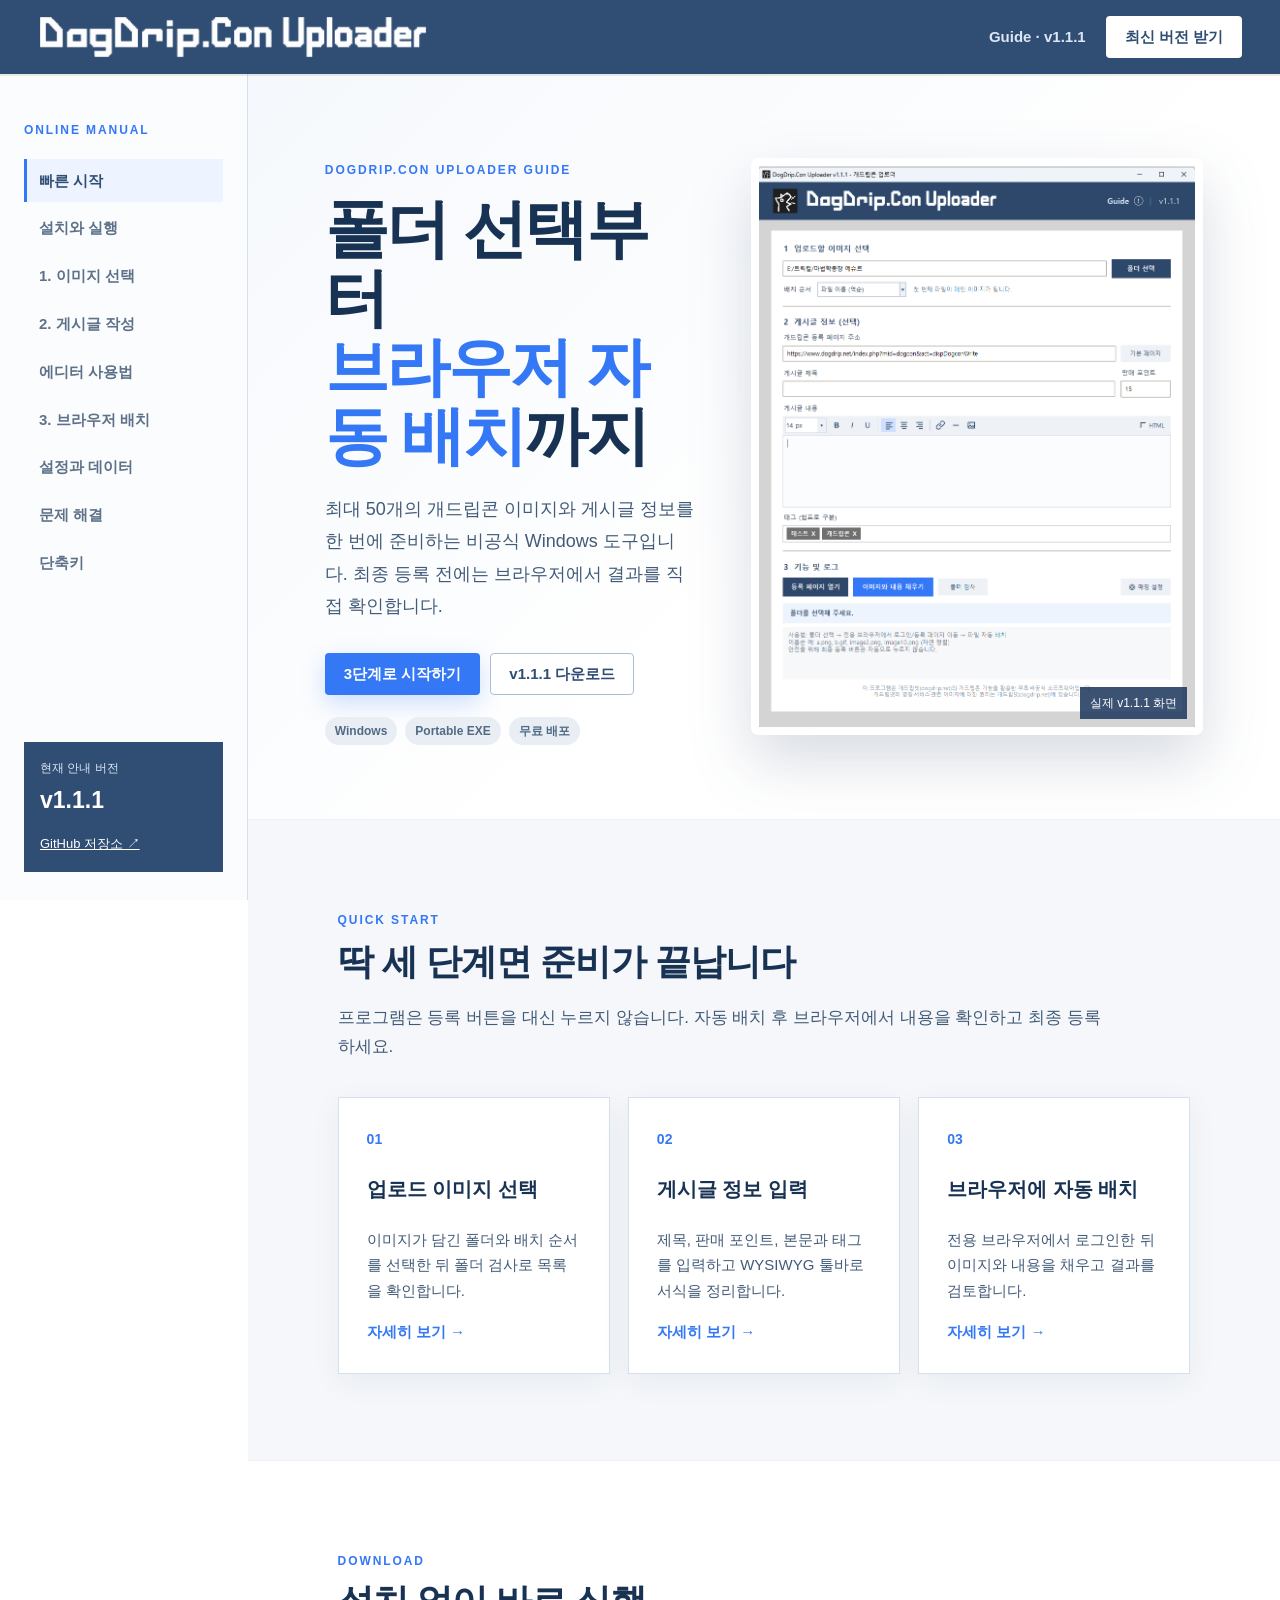
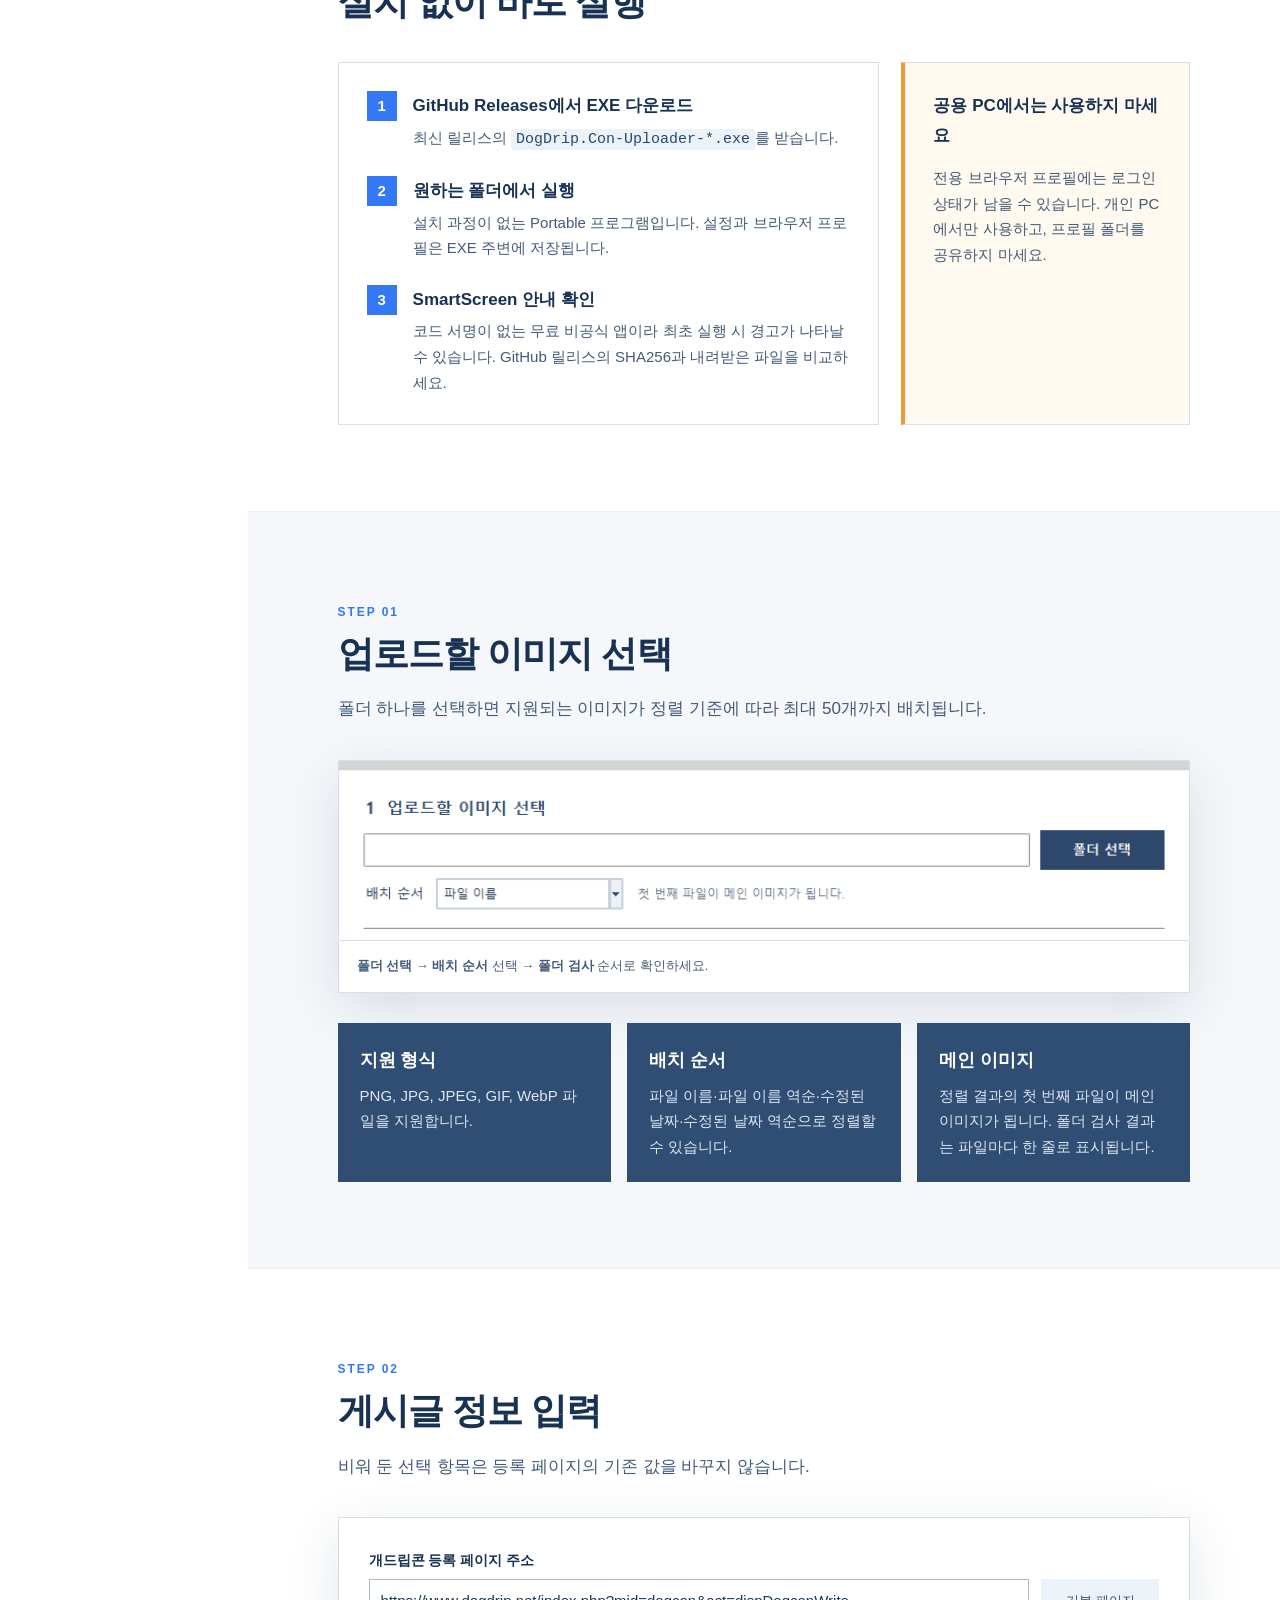
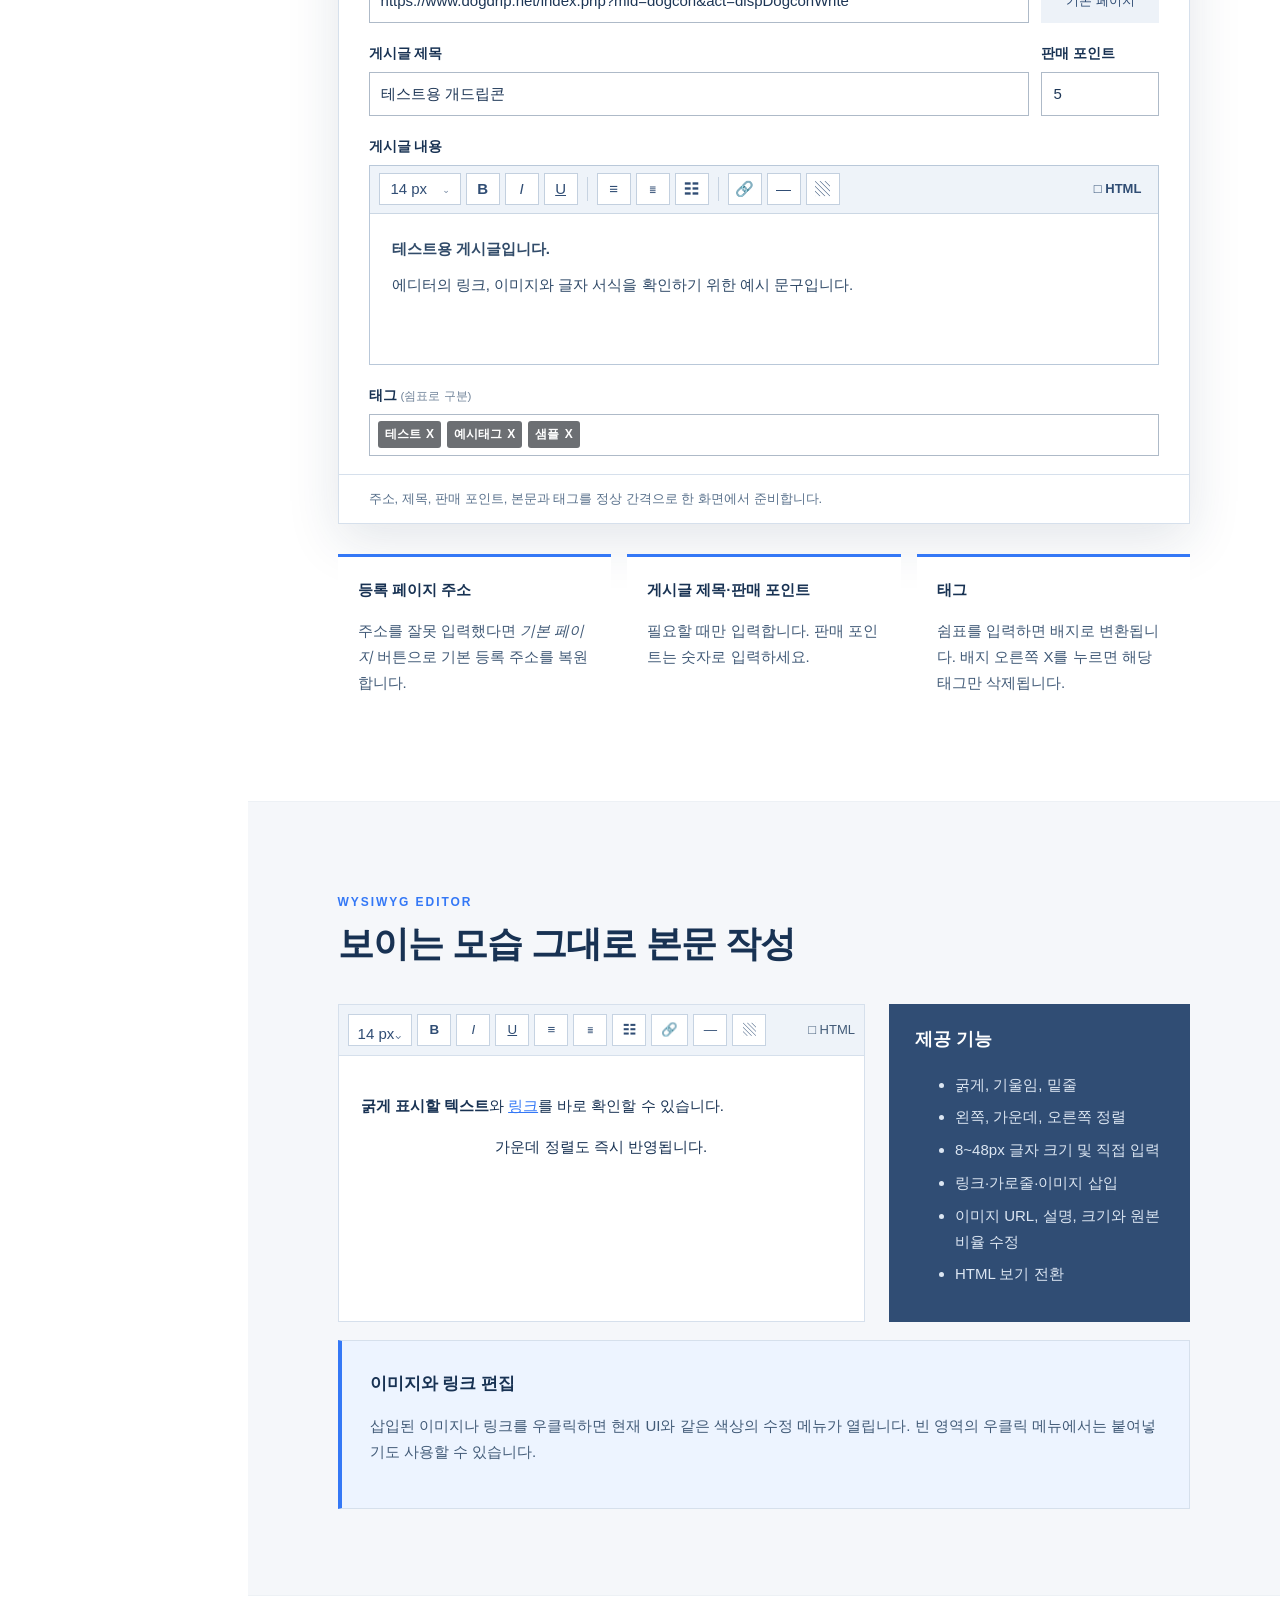
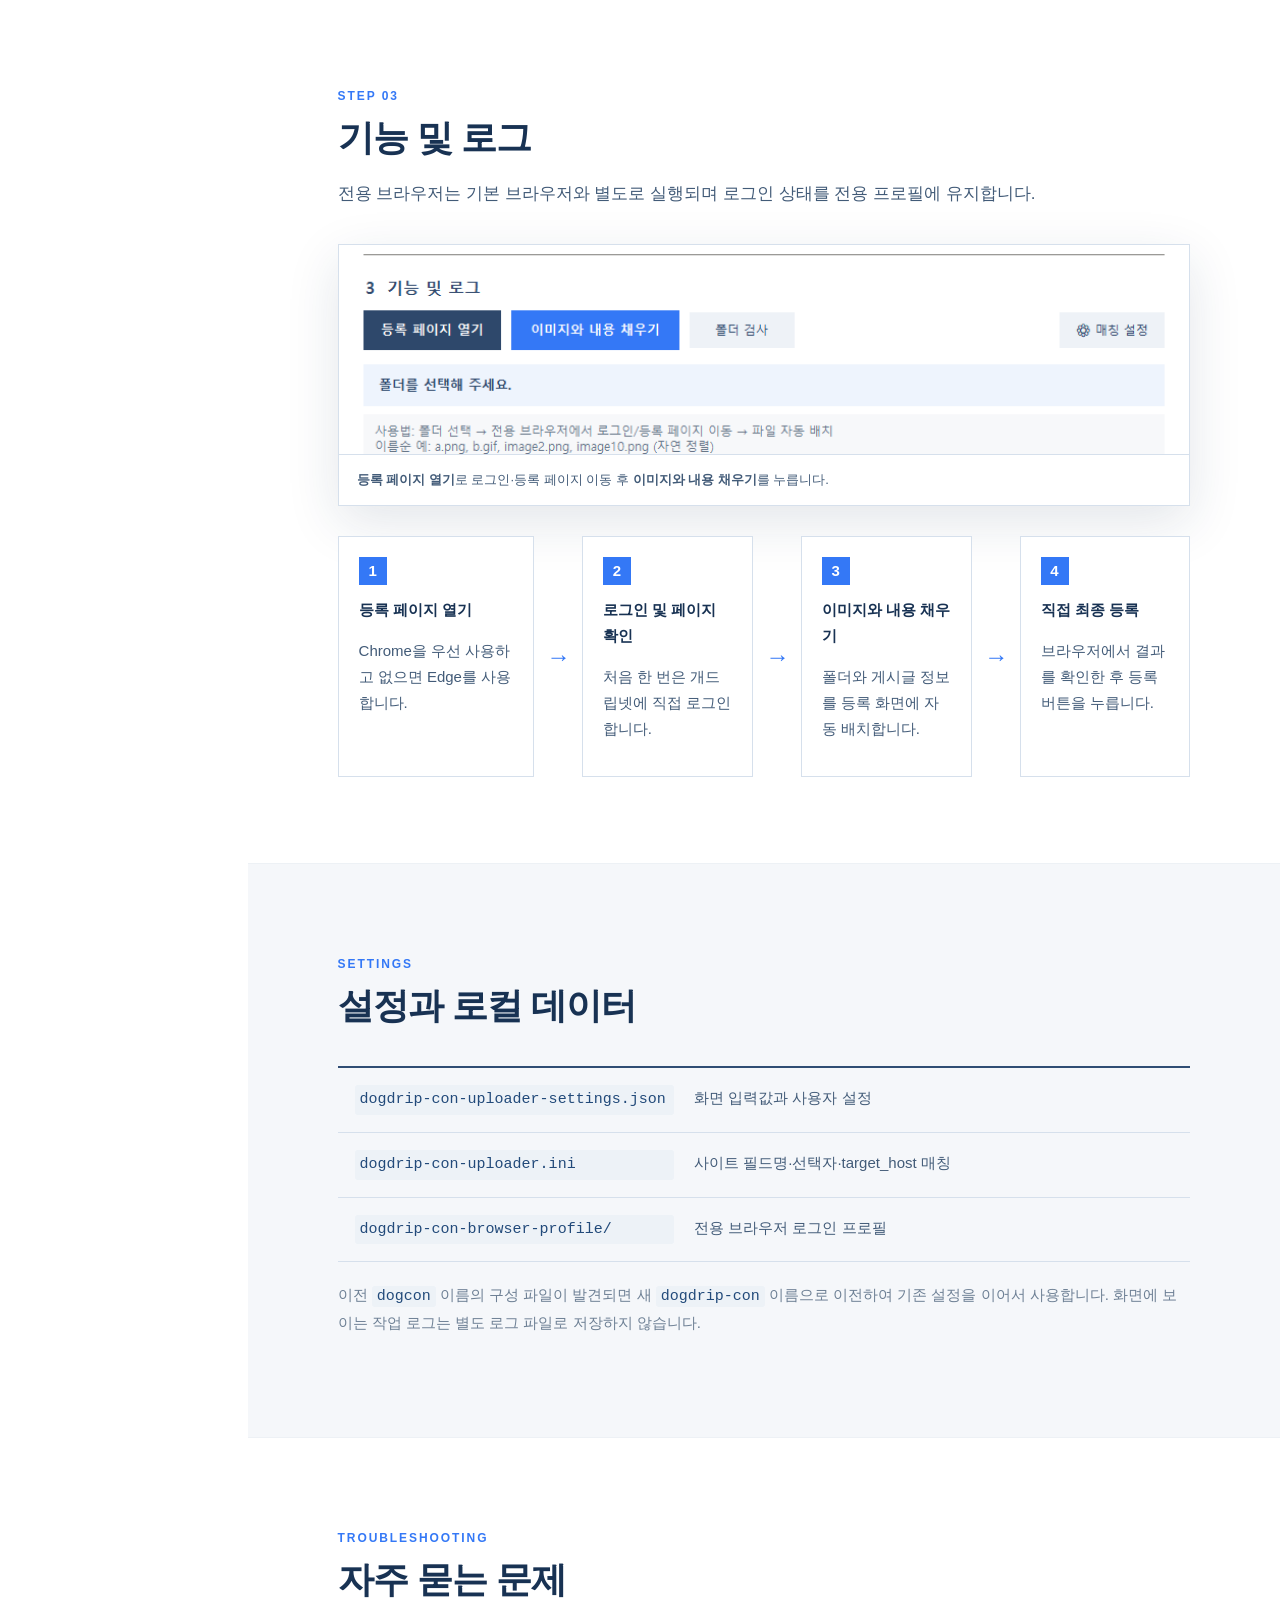
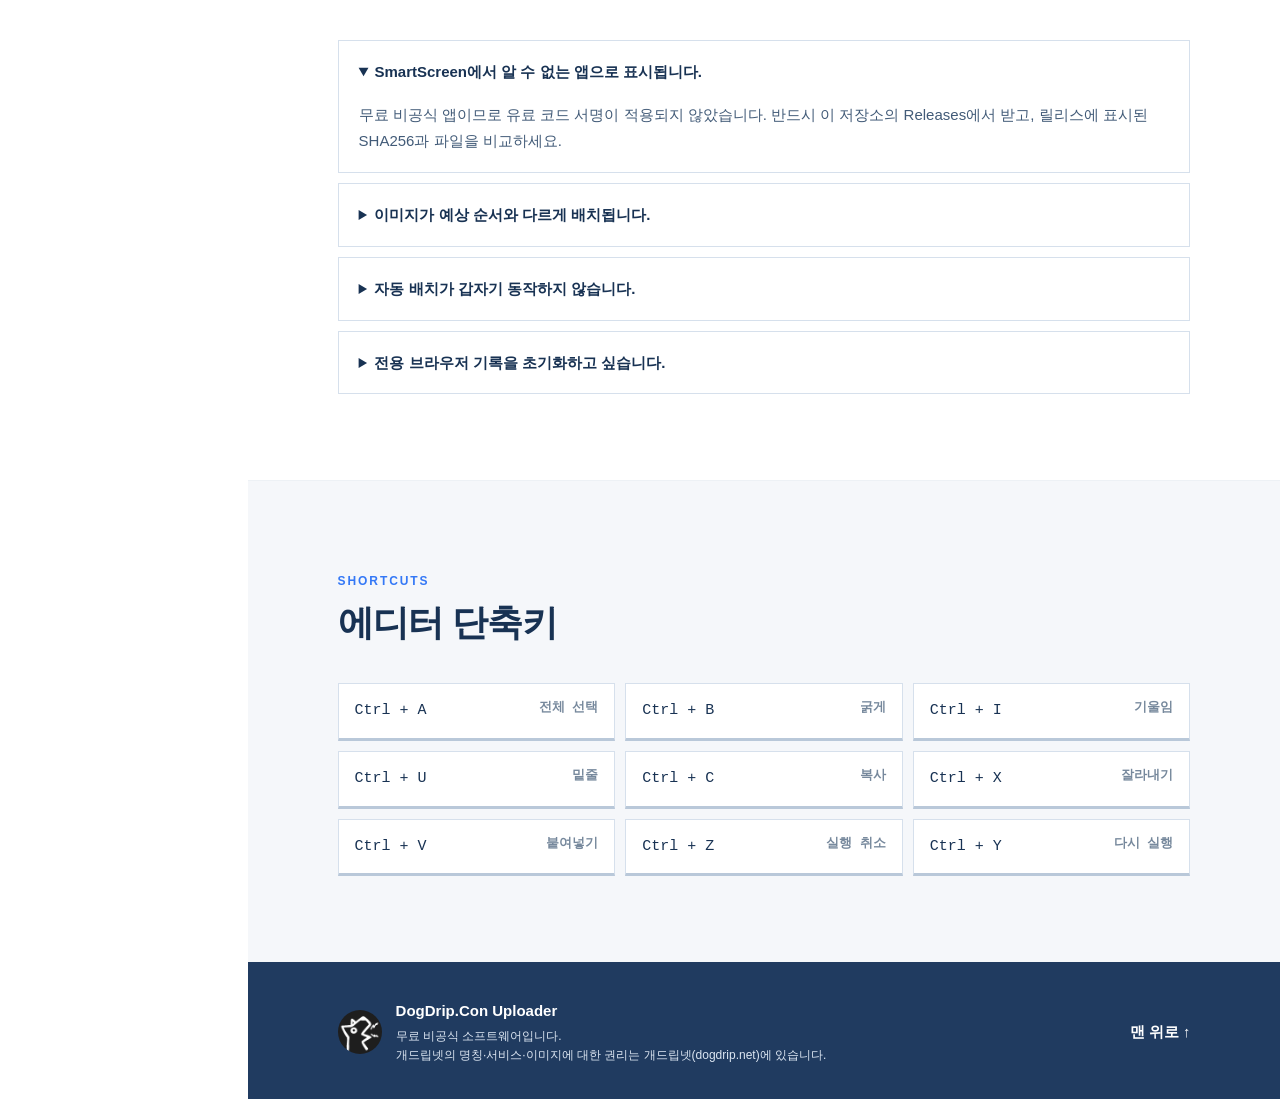
<file: docs/index.html>
<!doctype html>
<html lang="ko">
<head>
  <meta charset="utf-8">
  <meta name="viewport" content="width=device-width, initial-scale=1">
  <meta name="description" content="DogDrip.Con Uploader 공식 온라인 사용 가이드">
  <meta name="theme-color" content="#304d74">
  <title>DogDrip.Con Uploader 사용 가이드</title>
  <link rel="icon" href="assets/app-icon.png">
  <link rel="stylesheet" href="assets/guide.css">
  <link rel="stylesheet" href="assets/post-preview.css">
</head>
<body>
  <a class="skip-link" href="#main">본문으로 바로가기</a>
  <header class="topbar">
    <a class="brand" href="#top" aria-label="가이드 처음으로">
      <img src="assets/brand-logo.png" alt="DogDrip.Con Uploader">
    </a>
    <div class="top-actions">
      <span class="version">Guide · v1.1.1</span>
      <a class="button button-light" href="https://github.com/ssbbrr92/dogdrip-con-uploader/releases/latest">최신 버전 받기</a>
    </div>
  </header>

  <div class="page" id="top">
    <aside class="sidebar" aria-label="문서 목차">
      <p class="sidebar-label">ONLINE MANUAL</p>
      <nav>
        <a href="#start" class="active">빠른 시작</a>
        <a href="#download">설치와 실행</a>
        <a href="#images">1. 이미지 선택</a>
        <a href="#post">2. 게시글 작성</a>
        <a href="#editor">에디터 사용법</a>
        <a href="#browser">3. 브라우저 배치</a>
        <a href="#settings">설정과 데이터</a>
        <a href="#troubleshooting">문제 해결</a>
        <a href="#shortcuts">단축키</a>
      </nav>
      <div class="sidebar-card">
        <span>현재 안내 버전</span>
        <strong>v1.1.1</strong>
        <a href="https://github.com/ssbbrr92/dogdrip-con-uploader">GitHub 저장소 ↗</a>
      </div>
    </aside>

    <main id="main">
      <section class="hero" id="start">
        <div class="hero-copy">
          <p class="eyebrow">DOGDRIP.CON UPLOADER GUIDE</p>
          <h1>폴더 선택부터<br><span>브라우저 자동 배치</span>까지</h1>
          <p class="lead">최대 50개의 개드립콘 이미지와 게시글 정보를 한 번에 준비하는 비공식 Windows 도구입니다. 최종 등록 전에는 브라우저에서 결과를 직접 확인합니다.</p>
          <div class="hero-actions">
            <a class="button button-primary" href="#quick-steps">3단계로 시작하기</a>
            <a class="button button-outline" href="https://github.com/ssbbrr92/dogdrip-con-uploader/releases/tag/v1.1.1">v1.1.1 다운로드</a>
          </div>
          <div class="hero-meta">
            <span>Windows</span><span>Portable EXE</span><span>무료 배포</span>
          </div>
        </div>
        <figure class="app-shot">
          <img src="assets/app-overview.png" alt="DogDrip.Con Uploader v1.1.1 전체 화면">
          <figcaption>실제 v1.1.1 화면</figcaption>
        </figure>
      </section>

      <section class="section" id="quick-steps">
        <div class="section-heading">
          <span>QUICK START</span>
          <h2>딱 세 단계면 준비가 끝납니다</h2>
          <p>프로그램은 등록 버튼을 대신 누르지 않습니다. 자동 배치 후 브라우저에서 내용을 확인하고 최종 등록하세요.</p>
        </div>
        <div class="step-grid">
          <article class="step-card"><b>01</b><h3>업로드 이미지 선택</h3><p>이미지가 담긴 폴더와 배치 순서를 선택한 뒤 폴더 검사로 목록을 확인합니다.</p><a href="#images">자세히 보기 →</a></article>
          <article class="step-card"><b>02</b><h3>게시글 정보 입력</h3><p>제목, 판매 포인트, 본문과 태그를 입력하고 WYSIWYG 툴바로 서식을 정리합니다.</p><a href="#post">자세히 보기 →</a></article>
          <article class="step-card"><b>03</b><h3>브라우저에 자동 배치</h3><p>전용 브라우저에서 로그인한 뒤 이미지와 내용을 채우고 결과를 검토합니다.</p><a href="#browser">자세히 보기 →</a></article>
        </div>
      </section>

      <section class="section" id="download">
        <div class="section-heading"><span>DOWNLOAD</span><h2>설치 없이 바로 실행</h2></div>
        <div class="two-column">
          <div class="content-card">
            <ol class="number-list">
              <li><b>GitHub Releases에서 EXE 다운로드</b><span>최신 릴리스의 <code>DogDrip.Con-Uploader-*.exe</code>를 받습니다.</span></li>
              <li><b>원하는 폴더에서 실행</b><span>설치 과정이 없는 Portable 프로그램입니다. 설정과 브라우저 프로필은 EXE 주변에 저장됩니다.</span></li>
              <li><b>SmartScreen 안내 확인</b><span>코드 서명이 없는 무료 비공식 앱이라 최초 실행 시 경고가 나타날 수 있습니다. GitHub 릴리스의 SHA256과 내려받은 파일을 비교하세요.</span></li>
            </ol>
          </div>
          <aside class="notice warning"><strong>공용 PC에서는 사용하지 마세요</strong><p>전용 브라우저 프로필에는 로그인 상태가 남을 수 있습니다. 개인 PC에서만 사용하고, 프로필 폴더를 공유하지 마세요.</p></aside>
        </div>
      </section>

      <section class="section guide-section" id="images">
        <div class="section-heading"><span>STEP 01</span><h2>업로드할 이미지 선택</h2><p>폴더 하나를 선택하면 지원되는 이미지가 정렬 기준에 따라 최대 50개까지 배치됩니다.</p></div>
        <figure class="feature-image"><img src="assets/step-images.png" alt="폴더 선택과 배치 순서 화면"><figcaption><b>폴더 선택</b> → <b>배치 순서</b> 선택 → <b>폴더 검사</b> 순서로 확인하세요.</figcaption></figure>
        <div class="info-grid">
          <article><h3>지원 형식</h3><p>PNG, JPG, JPEG, GIF, WebP 파일을 지원합니다.</p></article>
          <article><h3>배치 순서</h3><p>파일 이름·파일 이름 역순·수정된 날짜·수정된 날짜 역순으로 정렬할 수 있습니다.</p></article>
          <article><h3>메인 이미지</h3><p>정렬 결과의 첫 번째 파일이 메인 이미지가 됩니다. 폴더 검사 결과는 파일마다 한 줄로 표시됩니다.</p></article>
        </div>
      </section>

      <section class="section guide-section" id="post">
        <div class="section-heading"><span>STEP 02</span><h2>게시글 정보 입력</h2><p>비워 둔 선택 항목은 등록 페이지의 기존 값을 바꾸지 않습니다.</p></div>
        <div class="post-preview" aria-label="정상적인 게시글 정보 입력 화면 예시">
          <div class="preview-row preview-url">
            <label>개드립콘 등록 페이지 주소</label>
            <div class="preview-control"><span>https://www.dogdrip.net/index.php?mid=dogcon&amp;act=dispDogconWrite</span><button>기본 페이지</button></div>
          </div>
          <div class="preview-row preview-title">
            <div><label>게시글 제목</label><span class="preview-input">테스트용 개드립콘</span></div>
            <div><label>판매 포인트</label><span class="preview-input">5</span></div>
          </div>
          <div class="preview-row">
            <label>게시글 내용</label>
            <div class="preview-editor">
              <div class="preview-toolbar" aria-hidden="true">
                <span class="preview-size">14 px <i>⌄</i></span>
                <span class="preview-tool"><b>B</b></span>
                <span class="preview-tool"><em>I</em></span>
                <span class="preview-tool"><u>U</u></span>
                <span class="preview-divider"></span>
                <span class="preview-tool">≡</span>
                <span class="preview-tool">≣</span>
                <span class="preview-tool">☷</span>
                <span class="preview-divider"></span>
                <span class="preview-tool" title="링크">🔗</span>
                <span class="preview-tool" title="가로줄">―</span>
                <span class="preview-tool" title="이미지">▧</span>
                <span class="preview-html">□ HTML</span>
              </div>
              <div class="preview-body">
                <p><strong>테스트용 게시글입니다.</strong></p>
                <p>에디터의 링크, 이미지와 글자 서식을 확인하기 위한 예시 문구입니다.</p>
              </div>
            </div>
          </div>
          <div class="preview-row">
            <label>태그 <small>(쉼표로 구분)</small></label>
            <div class="preview-tags"><span>테스트 <b>X</b></span><span>예시태그 <b>X</b></span><span>샘플 <b>X</b></span></div>
          </div>
          <p class="preview-caption">주소, 제목, 판매 포인트, 본문과 태그를 정상 간격으로 한 화면에서 준비합니다.</p>
        </div>
        <div class="checklist">
          <div><b>등록 페이지 주소</b><p>주소를 잘못 입력했다면 <em>기본 페이지</em> 버튼으로 기본 등록 주소를 복원합니다.</p></div>
          <div><b>게시글 제목·판매 포인트</b><p>필요할 때만 입력합니다. 판매 포인트는 숫자로 입력하세요.</p></div>
          <div><b>태그</b><p>쉼표를 입력하면 배지로 변환됩니다. 배지 오른쪽 X를 누르면 해당 태그만 삭제됩니다.</p></div>
        </div>
      </section>

      <section class="section" id="editor">
        <div class="section-heading"><span>WYSIWYG EDITOR</span><h2>보이는 모습 그대로 본문 작성</h2></div>
        <div class="editor-layout">
          <div class="toolbar-demo" aria-label="에디터 도구 설명">
            <div class="fake-toolbar"><span class="size">14 px⌄</span><button><b>B</b></button><button><i>I</i></button><button><u>U</u></button><button>≡</button><button>≣</button><button>☷</button><button>🔗</button><button>―</button><button>▧</button><label>□ HTML</label></div>
            <div class="fake-editor"><p><strong>굵게 표시할 텍스트</strong>와 <a href="#editor">링크</a>를 바로 확인할 수 있습니다.</p><p class="centered">가운데 정렬도 즉시 반영됩니다.</p></div>
          </div>
          <div class="editor-list">
            <h3>제공 기능</h3>
            <ul>
              <li>굵게, 기울임, 밑줄</li><li>왼쪽, 가운데, 오른쪽 정렬</li><li>8~48px 글자 크기 및 직접 입력</li><li>링크·가로줄·이미지 삽입</li><li>이미지 URL, 설명, 크기와 원본 비율 수정</li><li>HTML 보기 전환</li>
            </ul>
          </div>
        </div>
        <aside class="notice"><strong>이미지와 링크 편집</strong><p>삽입된 이미지나 링크를 우클릭하면 현재 UI와 같은 색상의 수정 메뉴가 열립니다. 빈 영역의 우클릭 메뉴에서는 붙여넣기도 사용할 수 있습니다.</p></aside>
      </section>

      <section class="section guide-section" id="browser">
        <div class="section-heading"><span>STEP 03</span><h2>기능 및 로그</h2><p>전용 브라우저는 기본 브라우저와 별도로 실행되며 로그인 상태를 전용 프로필에 유지합니다.</p></div>
        <figure class="feature-image"><img src="assets/step-browser.png" alt="등록 페이지 열기, 이미지와 내용 채우기, 폴더 검사 버튼"><figcaption><b>등록 페이지 열기</b>로 로그인·등록 페이지 이동 후 <b>이미지와 내용 채우기</b>를 누릅니다.</figcaption></figure>
        <div class="flow">
          <div><span>1</span><b>등록 페이지 열기</b><p>Chrome을 우선 사용하고 없으면 Edge를 사용합니다.</p></div><i>→</i>
          <div><span>2</span><b>로그인 및 페이지 확인</b><p>처음 한 번은 개드립넷에 직접 로그인합니다.</p></div><i>→</i>
          <div><span>3</span><b>이미지와 내용 채우기</b><p>폴더와 게시글 정보를 등록 화면에 자동 배치합니다.</p></div><i>→</i>
          <div><span>4</span><b>직접 최종 등록</b><p>브라우저에서 결과를 확인한 후 등록 버튼을 누릅니다.</p></div>
        </div>
      </section>

      <section class="section" id="settings">
        <div class="section-heading"><span>SETTINGS</span><h2>설정과 로컬 데이터</h2></div>
        <div class="file-table">
          <div><code>dogdrip-con-uploader-settings.json</code><span>화면 입력값과 사용자 설정</span></div>
          <div><code>dogdrip-con-uploader.ini</code><span>사이트 필드명·선택자·target_host 매칭</span></div>
          <div><code>dogdrip-con-browser-profile/</code><span>전용 브라우저 로그인 프로필</span></div>
        </div>
        <p class="muted">이전 <code>dogcon</code> 이름의 구성 파일이 발견되면 새 <code>dogdrip-con</code> 이름으로 이전하여 기존 설정을 이어서 사용합니다. 화면에 보이는 작업 로그는 별도 로그 파일로 저장하지 않습니다.</p>
      </section>

      <section class="section" id="troubleshooting">
        <div class="section-heading"><span>TROUBLESHOOTING</span><h2>자주 묻는 문제</h2></div>
        <div class="faq">
          <details open><summary>SmartScreen에서 알 수 없는 앱으로 표시됩니다.</summary><p>무료 비공식 앱이므로 유료 코드 서명이 적용되지 않았습니다. 반드시 이 저장소의 Releases에서 받고, 릴리스에 표시된 SHA256과 파일을 비교하세요.</p></details>
          <details><summary>이미지가 예상 순서와 다르게 배치됩니다.</summary><p>폴더 검사 전에 배치 순서를 확인하세요. 파일 이름 정렬은 image2가 image10보다 먼저 오도록 자연 정렬을 사용합니다.</p></details>
          <details><summary>자동 배치가 갑자기 동작하지 않습니다.</summary><p>사이트의 입력 필드 이름이나 구조가 바뀌었을 수 있습니다. 매칭 설정에서 값을 확인하고, 최신 릴리스가 있는지 살펴보세요.</p></details>
          <details><summary>전용 브라우저 기록을 초기화하고 싶습니다.</summary><p>프로그램과 브라우저를 모두 종료한 뒤 <code>dogdrip-con-browser-profile</code> 폴더를 삭제하면 됩니다. 저장된 로그인 상태도 함께 사라집니다.</p></details>
        </div>
      </section>

      <section class="section" id="shortcuts">
        <div class="section-heading"><span>SHORTCUTS</span><h2>에디터 단축키</h2></div>
        <div class="shortcut-grid">
          <kbd>Ctrl + A <small>전체 선택</small></kbd><kbd>Ctrl + B <small>굵게</small></kbd><kbd>Ctrl + I <small>기울임</small></kbd><kbd>Ctrl + U <small>밑줄</small></kbd><kbd>Ctrl + C <small>복사</small></kbd><kbd>Ctrl + X <small>잘라내기</small></kbd><kbd>Ctrl + V <small>붙여넣기</small></kbd><kbd>Ctrl + Z <small>실행 취소</small></kbd><kbd>Ctrl + Y <small>다시 실행</small></kbd>
        </div>
      </section>

      <footer>
        <img src="assets/app-icon.png" alt="">
        <div><strong>DogDrip.Con Uploader</strong><p>무료 비공식 소프트웨어입니다.<br>개드립넷의 명칭·서비스·이미지에 대한 권리는 개드립넷(dogdrip.net)에 있습니다.</p></div>
        <a href="#top">맨 위로 ↑</a>
      </footer>
    </main>
  </div>
  <script src="assets/guide.js"></script>
</body>
</html>
</file>
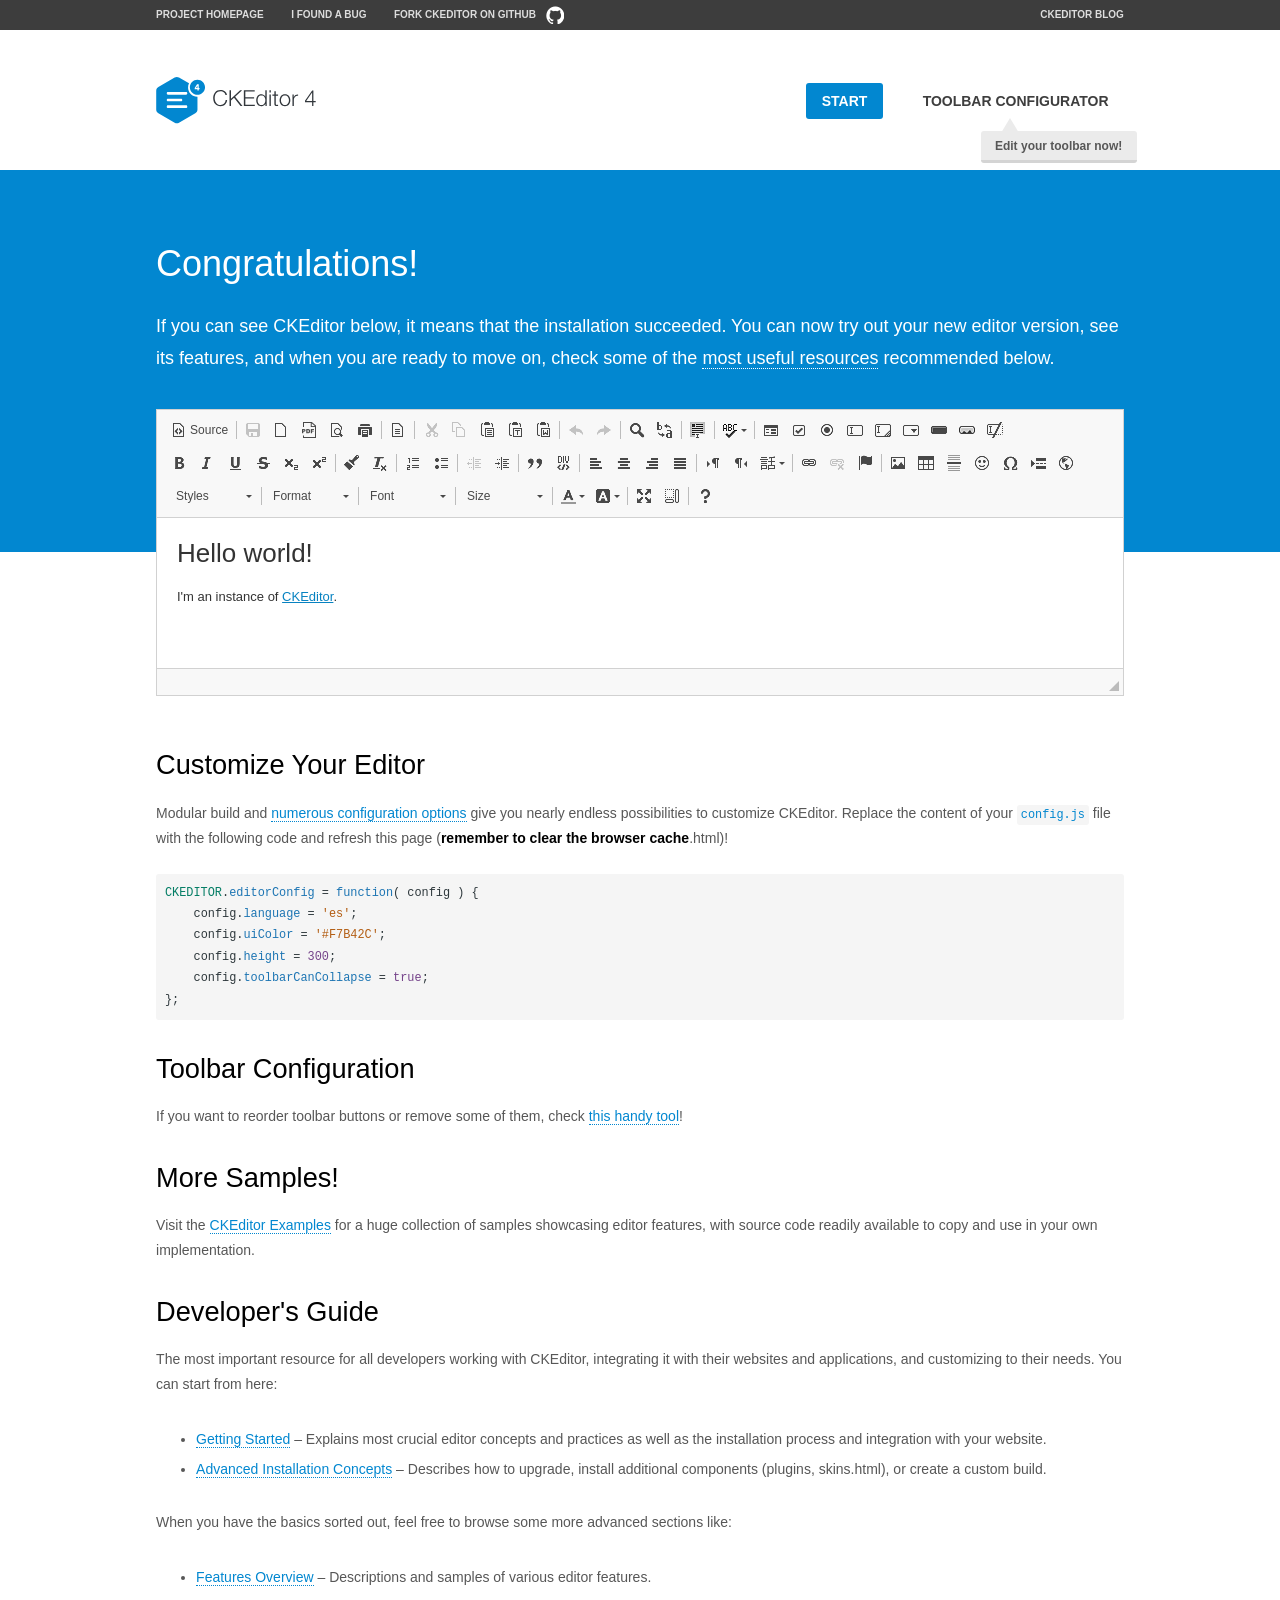
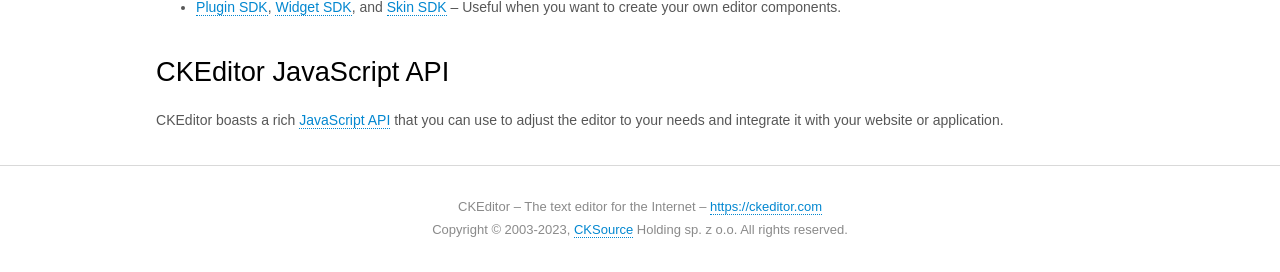
<file: lite-extension/vendor/ckeditor/samples/index.html>
<!DOCTYPE html>
<!--
Copyright (c) 2003-2023, CKSource Holding sp. z o.o. All rights reserved.
For licensing, see LICENSE.md or https://ckeditor.com/legal/ckeditor-oss-license
-->
<html lang="en">
<head>
	<meta charset="utf-8">
	<title>CKEditor Sample</title>
	<script src="../ckeditor.js"></script>
	<script src="js/sample.js"></script>
	<link rel="stylesheet" href="css/samples.css">
	<link rel="stylesheet" href="toolbarconfigurator/lib/codemirror/neo.css">
	<meta name="viewport" content="width=device-width,initial-scale=1">
	<meta name="description" content="Try the latest sample of CKEditor 4 and learn more about customizing your WYSIWYG editor with endless possibilities.">
</head>
<body id="main">

<nav class="navigation-a">
	<div class="grid-container">
		<ul class="navigation-a-left grid-width-70">
			<li><a href="https://ckeditor.com/ckeditor-4/">Project Homepage</a></li>
			<li><a href="https://github.com/ckeditor/ckeditor4/issues">I found a bug</a></li>
			<li><a href="https://github.com/ckeditor/ckeditor4" class="icon-pos-right icon-navigation-a-github">Fork CKEditor on GitHub</a></li>
		</ul>
		<ul class="navigation-a-right grid-width-30">
			<li><a href="https://ckeditor.com/blog/">CKEditor Blog</a></li>
		</ul>
	</div>
</nav>

<header class="header-a">
	<div class="grid-container">
		<h1 class="header-a-logo grid-width-30">
			<a href="index.html"><img src="img/logo.svg" onerror="this.src='img/logo.png'; this.onerror=null;" alt="CKEditor Sample"></a>
		</h1>

		<nav class="navigation-b grid-width-70">
			<ul>
				<li><a href="index.html" class="button-a button-a-background">Start</a></li>
				<li><a href="toolbarconfigurator/index.html" class="button-a">Toolbar configurator <span class="balloon-a balloon-a-nw">Edit your toolbar now!</span></a></li>
			</ul>
		</nav>
	</div>
</header>

<main>
	<div class="adjoined-top">
		<div class="grid-container">
			<div class="content grid-width-100">
				<h1>Congratulations!</h1>
				<p>
					If you can see CKEditor below, it means that the installation succeeded.
					You can now try out your new editor version, see its features, and when you are ready to move on, check some of the <a href="#sample-customize">most useful resources</a> recommended below.
				</p>
			</div>
		</div>
	</div>
	<div class="adjoined-bottom">
		<div class="grid-container">
			<div class="grid-width-100">
				<div id="editor">
					<h1>Hello world!</h1>
					<p>I'm an instance of <a href="https://ckeditor.com">CKEditor</a>.</p>
				</div>
			</div>
		</div>
	</div>

	<div class="grid-container">
		<div class="content grid-width-100">
			<section id="sample-customize">
				<h2>Customize Your Editor</h2>
				<p>Modular build and <a href="https://ckeditor.com/docs/ckeditor4/latest/guide/dev_configuration.html">numerous configuration options</a> give you nearly endless possibilities to customize CKEditor. Replace the content of your <code><a href="../config.js">config.js</a></code> file with the following code and refresh this page (<strong>remember to clear the browser cache</strong>.html)!</p>
		<pre class="cm-s-neo CodeMirror"><code><span style="padding-right: 0.1px;"><span class="cm-variable">CKEDITOR</span>.<span class="cm-property">editorConfig</span> <span class="cm-operator">=</span> <span class="cm-keyword">function</span>( <span class="cm-def">config</span> ) {</span>
<span style="padding-right: 0.1px;"><span class="cm-tab">	</span><span class="cm-variable-2">config</span>.<span class="cm-property">language</span> <span class="cm-operator">=</span> <span class="cm-string">'es'</span>;</span>
<span style="padding-right: 0.1px;"><span class="cm-tab">	</span><span class="cm-variable-2">config</span>.<span class="cm-property">uiColor</span> <span class="cm-operator">=</span> <span class="cm-string">'#F7B42C'</span>;</span>
<span style="padding-right: 0.1px;"><span class="cm-tab">	</span><span class="cm-variable-2">config</span>.<span class="cm-property">height</span> <span class="cm-operator">=</span> <span class="cm-number">300</span>;</span>
<span style="padding-right: 0.1px;"><span class="cm-tab">	</span><span class="cm-variable-2">config</span>.<span class="cm-property">toolbarCanCollapse</span> <span class="cm-operator">=</span> <span class="cm-atom">true</span>;</span>
<span style="padding-right: 0.1px;">};</span></code></pre>
			</section>

			<section>
				<h2>Toolbar Configuration</h2>
				<p>If you want to reorder toolbar buttons or remove some of them, check <a href="toolbarconfigurator/index.html">this handy tool</a>!</p>
			</section>

			<section>
				<h2>More Samples!</h2>
				<p>Visit the <a href="https://ckeditor.com/docs/ckeditor4/latest/examples/index.html">CKEditor Examples</a> for a huge collection of samples showcasing editor features, with source code readily available to copy and use in your own implementation.</p>
			</section>

			<section>
				<h2>Developer's Guide</h2>
				<p>The most important resource for all developers working with CKEditor, integrating it with their websites and applications, and customizing to their needs. You can start from here:</p>
				<ul>
					<li><a href="https://ckeditor.com/docs/ckeditor4/latest/guide/dev_installation.html">Getting Started</a> &ndash; Explains most crucial editor concepts and practices as well as the installation process and integration with your website.</li>
					<li><a href="https://ckeditor.com/docs/ckeditor4/latest/guide/dev_advanced_installation.html">Advanced Installation Concepts</a> &ndash; Describes how to upgrade, install additional components (plugins, skins.html), or create a custom build.</li>
				</ul>
					<p>When you have the basics sorted out, feel free to browse some more advanced sections like:</p>
				<ul>
					<li><a href="https://ckeditor.com/docs/ckeditor4/latest/features/index.html">Features Overview</a> &ndash; Descriptions and samples of various editor features.</li>
					<li><a href="https://ckeditor.com/docs/ckeditor4/latest/guide/plugin_sdk_intro.html">Plugin SDK</a>, <a href="https://ckeditor.com/docs/ckeditor4/latest/guide/widget_sdk_intro.html">Widget SDK</a>, and <a href="https://ckeditor.com/docs/ckeditor4/latest/guide/skin_sdk_intro.html">Skin SDK</a> &ndash; Useful when you want to create your own editor components.</li>
				</ul>
			</section>

			<section>
				<h2>CKEditor JavaScript API</h2>
				<p>CKEditor boasts a rich <a href="https://ckeditor.com/docs/ckeditor4/latest/api/index.html">JavaScript API</a> that you can use to adjust the editor to your needs and integrate it with your website or application.</p>
			</section>
		</div>
	</div>
</main>

<footer class="footer-a grid-container">
	<div class="grid-container">
		<p class="grid-width-100">
			CKEditor &ndash; The text editor for the Internet &ndash; <a class="samples" href="https://ckeditor.com/">https://ckeditor.com</a>
		</p>
		<p class="grid-width-100" id="copy">
			Copyright &copy; 2003-2023, <a class="samples" href="https://cksource.com/">CKSource</a> Holding sp. z o.o. All rights reserved.
		</p>
	</div>
</footer>
<script>
	initSample();
</script>

</body>
</html>
</file>
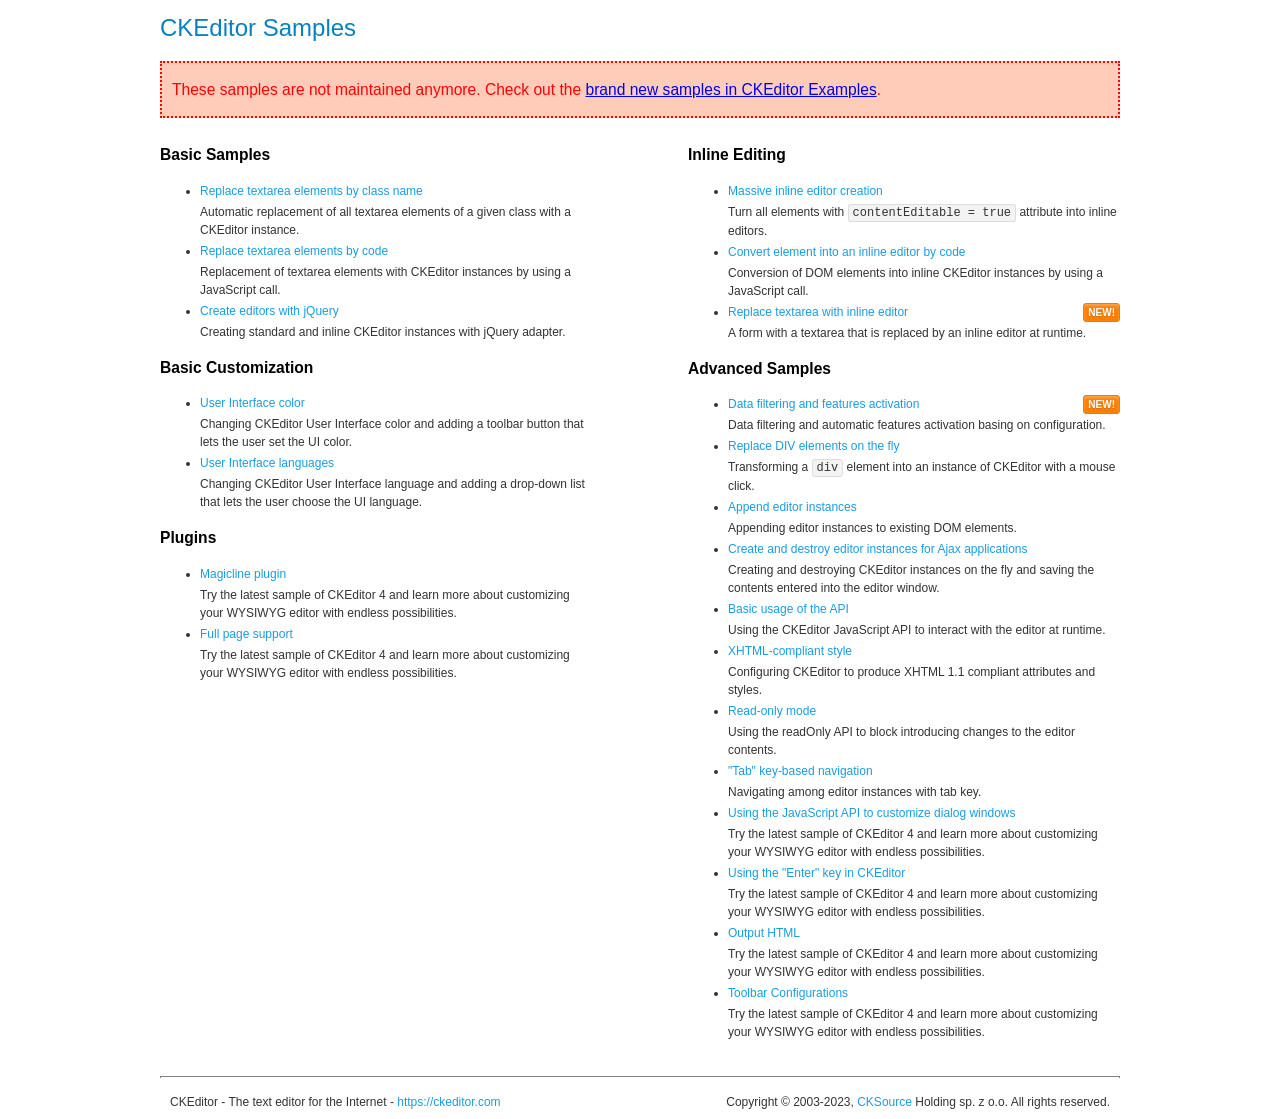
<file: lite-extension/vendor/ckeditor/samples/old/index.html>
<!DOCTYPE html>
<!--
Copyright (c) 2003-2023, CKSource Holding sp. z o.o. All rights reserved.
For licensing, see LICENSE.md or https://ckeditor.com/legal/ckeditor-oss-license
-->
<html lang="en">
<head>
	<meta charset="utf-8">
	<title>CKEditor Samples</title>
	<link rel="stylesheet" href="sample.css">
	<meta name="description" content="Try the latest sample of CKEditor 4 and learn more about customizing your WYSIWYG editor with endless possibilities.">
</head>
<body>
	<h1 class="samples">
		CKEditor Samples
	</h1>
	<div class="warning deprecated">
		These samples are not maintained anymore. Check out the <a href="https://ckeditor.com/docs/ckeditor4/latest/examples/index.html">brand new samples in CKEditor Examples</a>.
	</div>
	<div class="twoColumns">
		<div class="twoColumnsLeft">
			<h2 class="samples">
				Basic Samples
			</h2>
			<dl class="samples">
				<dt><a class="samples" href="replacebyclass.html">Replace textarea elements by class name</a></dt>
				<dd>Automatic replacement of all textarea elements of a given class with a CKEditor instance.</dd>

				<dt><a class="samples" href="replacebycode.html">Replace textarea elements by code</a></dt>
				<dd>Replacement of textarea elements with CKEditor instances by using a JavaScript call.</dd>

				<dt><a class="samples" href="jquery.html">Create editors with jQuery</a></dt>
				<dd>Creating standard and inline CKEditor instances with jQuery adapter.</dd>
			</dl>

			<h2 class="samples">
				Basic Customization
			</h2>
			<dl class="samples">
				<dt><a class="samples" href="uicolor.html">User Interface color</a></dt>
				<dd>Changing CKEditor User Interface color and adding a toolbar button that lets the user set the UI color.</dd>

				<dt><a class="samples" href="uilanguages.html">User Interface languages</a></dt>
				<dd>Changing CKEditor User Interface language and adding a drop-down list that lets the user choose the UI language.</dd>
			</dl>


			<h2 class="samples">Plugins</h2>
<dl class="samples">
<dt><a class="samples" href="magicline/magicline.html">Magicline plugin</a></dt>
<dd>Try the latest sample of CKEditor 4 and learn more about customizing your WYSIWYG editor with endless possibilities.</dd>

<dt><a class="samples" href="wysiwygarea/fullpage.html">Full page support</a></dt>
<dd>Try the latest sample of CKEditor 4 and learn more about customizing your WYSIWYG editor with endless possibilities.</dd>
</dl>
		</div>
		<div class="twoColumnsRight">
			<h2 class="samples">
				Inline Editing
			</h2>
			<dl class="samples">
				<dt><a class="samples" href="inlineall.html">Massive inline editor creation</a></dt>
				<dd>Turn all elements with <code>contentEditable = true</code> attribute into inline editors.</dd>

				<dt><a class="samples" href="inlinebycode.html">Convert element into an inline editor by code</a></dt>
				<dd>Conversion of DOM elements into inline CKEditor instances by using a JavaScript call.</dd>

				<dt><a class="samples" href="inlinetextarea.html">Replace textarea with inline editor</a> <span class="new">New!</span></dt>
				<dd>A form with a textarea that is replaced by an inline editor at runtime.</dd>

				
			</dl>

			<h2 class="samples">
				Advanced Samples
			</h2>
			<dl class="samples">
				<dt><a class="samples" href="datafiltering.html">Data filtering and features activation</a> <span class="new">New!</span></dt>
				<dd>Data filtering and automatic features activation basing on configuration.</dd>

				<dt><a class="samples" href="divreplace.html">Replace DIV elements on the fly</a></dt>
				<dd>Transforming a <code>div</code> element into an instance of CKEditor with a mouse click.</dd>

				<dt><a class="samples" href="appendto.html">Append editor instances</a></dt>
				<dd>Appending editor instances to existing DOM elements.</dd>

				<dt><a class="samples" href="ajax.html">Create and destroy editor instances for Ajax applications</a></dt>
				<dd>Creating and destroying CKEditor instances on the fly and saving the contents entered into the editor window.</dd>

				<dt><a class="samples" href="api.html">Basic usage of the API</a></dt>
				<dd>Using the CKEditor JavaScript API to interact with the editor at runtime.</dd>

				<dt><a class="samples" href="xhtmlstyle.html">XHTML-compliant style</a></dt>
				<dd>Configuring CKEditor to produce XHTML 1.1 compliant attributes and styles.</dd>

				<dt><a class="samples" href="readonly.html">Read-only mode</a></dt>
				<dd>Using the readOnly API to block introducing changes to the editor contents.</dd>

				<dt><a class="samples" href="tabindex.html">"Tab" key-based navigation</a></dt>
				<dd>Navigating among editor instances with tab key.</dd>


				
<dt><a class="samples" href="dialog/dialog.html">Using the JavaScript API to customize dialog windows</a></dt>
<dd>Try the latest sample of CKEditor 4 and learn more about customizing your WYSIWYG editor with endless possibilities.</dd>

<dt><a class="samples" href="enterkey/enterkey.html">Using the &quot;Enter&quot; key in CKEditor</a></dt>
<dd>Try the latest sample of CKEditor 4 and learn more about customizing your WYSIWYG editor with endless possibilities.</dd>

<dt><a class="samples" href="htmlwriter/outputhtml.html">Output HTML</a></dt>
<dd>Try the latest sample of CKEditor 4 and learn more about customizing your WYSIWYG editor with endless possibilities.</dd>

<dt><a class="samples" href="toolbar/toolbar.html">Toolbar Configurations</a></dt>
<dd>Try the latest sample of CKEditor 4 and learn more about customizing your WYSIWYG editor with endless possibilities.</dd>

			</dl>
		</div>
	</div>
	<div id="footer">
		<hr>
		<p>
			CKEditor - The text editor for the Internet - <a class="samples" href="https://ckeditor.com/">https://ckeditor.com</a>
		</p>
		<p id="copy">
			Copyright &copy; 2003-2023, <a class="samples" href="https://cksource.com/">CKSource</a> Holding sp. z o.o. All rights reserved.
		</p>
	</div>
</body>
</html>
</file>
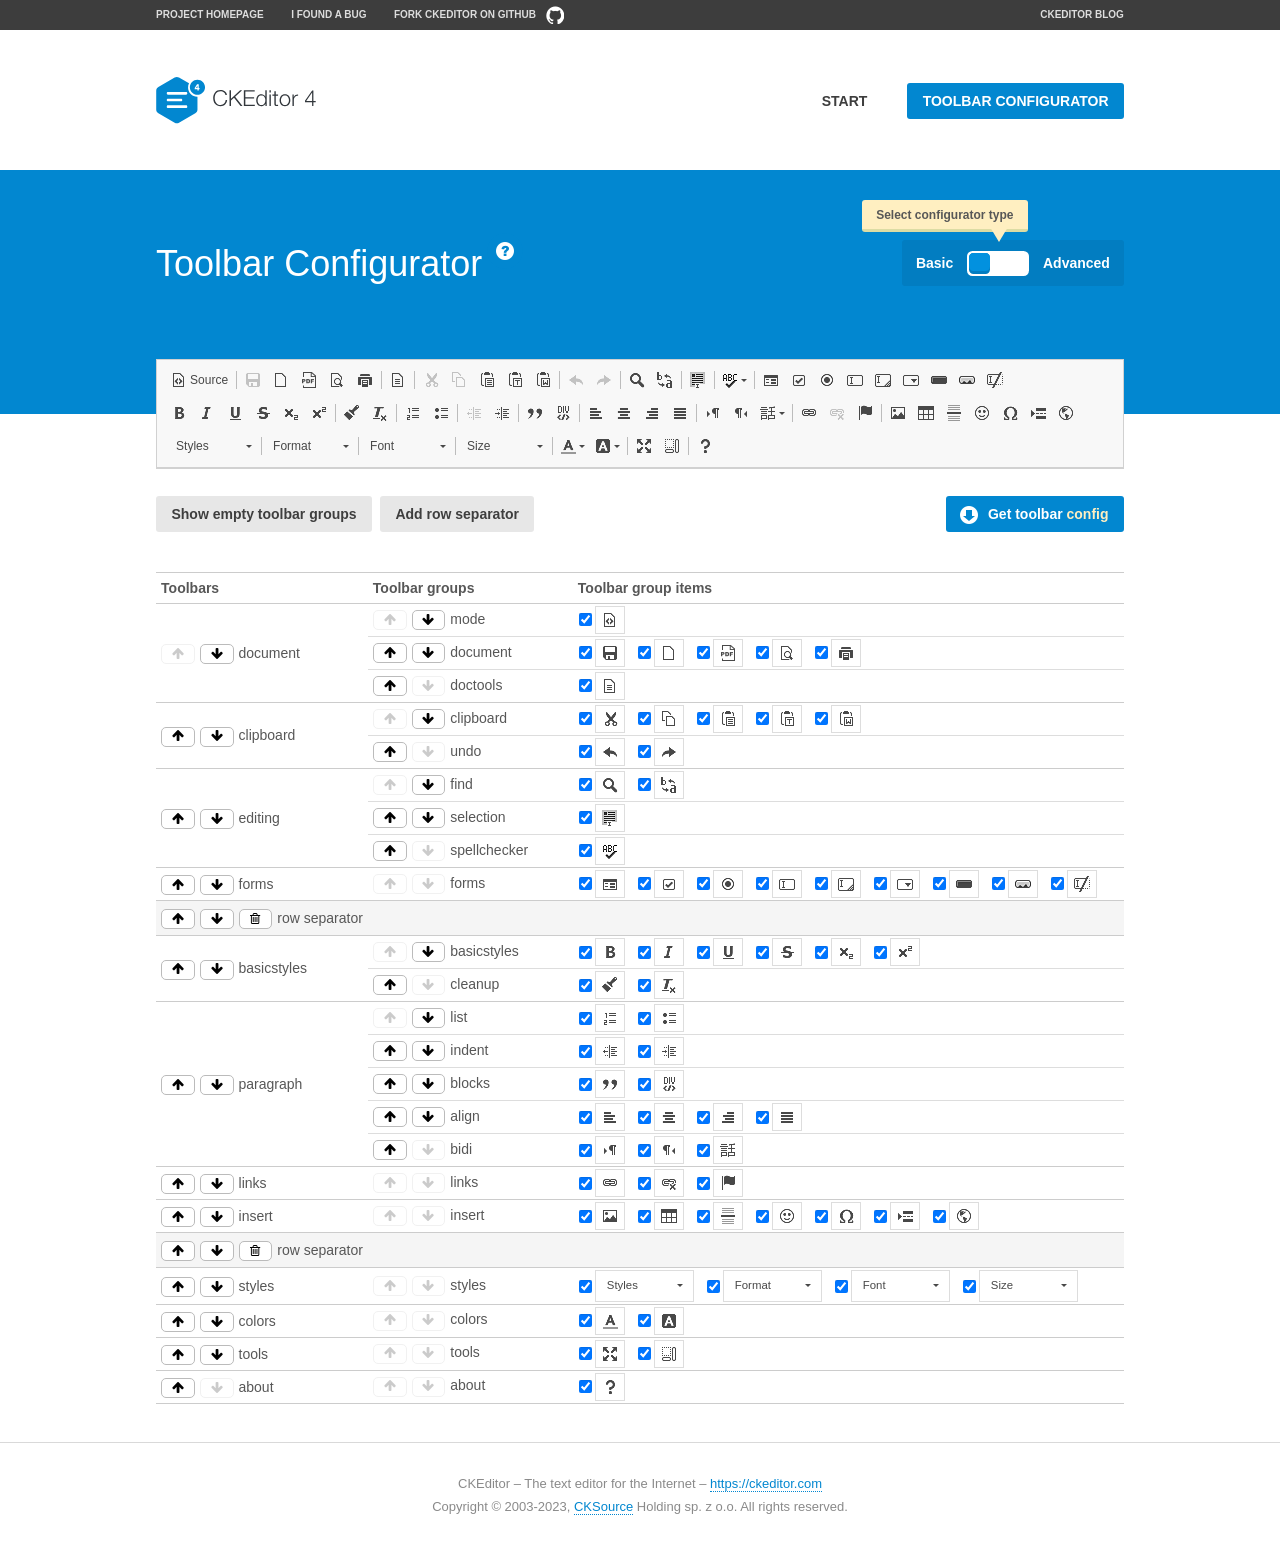
<file: lite-extension/vendor/ckeditor/samples/toolbarconfigurator/index.html>
<!DOCTYPE html>
<!--
Copyright (c) 2003-2023, CKSource Holding sp. z o.o. All rights reserved.
For licensing, see LICENSE.md or https://ckeditor.com/legal/ckeditor-oss-license
-->
<!--[if IE 8]><html class="ie8"><![endif]-->
<!--[if gt IE 8]><html><![endif]-->
<!--[if !IE]><!--><html lang="en"><!--<![endif]-->
<head>
	<meta charset="utf-8">
	<title>Toolbar Configurator</title>
	<script src="../../ckeditor.js"></script>
	<script>
		if ( CKEDITOR.env.ie && CKEDITOR.env.version < 9 )
			CKEDITOR.tools.enableHtml5Elements( document );
	</script>
	<link rel="stylesheet" href="lib/codemirror/codemirror.css">
	<link rel="stylesheet" href="lib/codemirror/show-hint.css">
	<link rel="stylesheet" href="lib/codemirror/neo.css">
	<link rel="stylesheet" href="css/fontello.css">
	<link rel="stylesheet" href="../css/samples.css">
	<meta name="description" content="Try the latest sample of CKEditor 4 and learn more about customizing your WYSIWYG editor with endless possibilities.">
</head>
<body id="toolbar">

<nav class="navigation-a">
	<div class="grid-container">
		<ul class="navigation-a-left grid-width-70">
			<li><a href="https://ckeditor.com/ckeditor-4/">Project Homepage</a></li>
			<li><a href="https://github.com/ckeditor/ckeditor4/issues">I found a bug</a></li>
			<li><a href="https://github.com/ckeditor/ckeditor4" class="icon-pos-right icon-navigation-a-github">Fork CKEditor on GitHub</a></li>
		</ul>
		<ul class="navigation-a-right grid-width-30">
			<li><a href="https://ckeditor.com/blog/">CKEditor Blog</a></li>
		</ul>
	</div>
</nav>

<header class="header-a">
	<div class="grid-container">
		<h1 class="header-a-logo grid-width-30">
			<a href="../index.html"><img src="../img/logo.svg" onerror="this.src='../img/logo.png'; this.onerror=null;" alt="CKEditor Logo"></a>
		</h1>
		<nav class="navigation-b grid-width-70">
			<ul>
				<li><a href="../index.html"  class="button-a">Start</a></li>
				<li><a href="index.html"  class="button-a button-a-background">Toolbar configurator</a></li>
			</ul>
		</nav>
	</div>
</header>

<main>
	<div class="adjoined-top">
		<div class="grid-container">
			<div class="content grid-width-100">
				<div class="grid-container-nested">
					<h1 class="grid-width-60">
						Toolbar Configurator
						<a href="#help-content" type="button" title="Configurator help" id="help" class="button-a button-a-background button-a-no-text icon-pos-left icon-question-mark">Help</a>
					</h1>

					<div class="grid-width-40 grid-switch-magic">
						<div class="switch">
							<span class="balloon-a balloon-a-se">Select configurator type</span>
							<input type="radio" name="radio" data-num="1" id="radio-basic" />
							<input type="radio" name="radio" data-num="2" id="radio-advanced" />
							<label data-for="1" for="radio-basic">Basic</label>
							<span class="switch-inner">
								<span class="handler"></span>
							</span>
							<label data-for="2" for="radio-advanced">Advanced</label>
						</div>
					</div>
				</div>
			</div>
		</div>
	</div>
	<div class="adjoined-bottom">
		<div class="grid-container">
			<div class="grid-width-100">
				<div class="editors-container">
					<div id="editor-basic"></div>
					<div id="editor-advanced"></div>
				</div>
			</div>
		</div>
	</div>

	<div class="grid-container configurator">
		<div class="content grid-width-100">
			<div class="configurator">
				<div>
					<div id="toolbarModifierWrapper"></div>
				</div>
			</div>
		</div>
	</div>

	<div id="help-content">
		<div class="grid-container">
			<div class="grid-width-100">
				<h2>What Am I Doing Here?</h2>

				<div class="grid-container grid-container-nested">
					<div class="basic">
						<div class="grid-width-50">
							<p>Arrange <a href="https://ckeditor.com/docs/ckeditor4/latest/api/CKEDITOR_config.html#cfg-toolbarGroups">toolbar groups</a>, toggle <a href="https://ckeditor.com/docs/ckeditor4/latest/api/CKEDITOR_config.html#cfg-removeButtons">button visibility</a> according to your needs and get your toolbar configuration.</p>
							<p>You can replace the content of the <a href="../../config.js"><code>config.js</code></a> file with the generated configuration. If you already set some configuration options you will need to merge both configurations.</p>
						</div>
						<div class="grid-width-50">
							<p>Read more about different ways of <a href="https://ckeditor.com/docs/ckeditor4/latest/guide/dev_configuration.html">setting configuration</a> and do not forget about <strong>clearing browser cache</strong>.</p>
							<p>Arranging toolbar groups is the recommended way of configuring the toolbar, but if you need more freedom you can use the <a href="#advanced">advanced configurator</a>.</p>
						</div>
					</div>
					<div class="advanced" style="display: none;">
						<div class="grid-width-50">
							<p>With this code editor you can edit your <a href="https://ckeditor.com/docs/ckeditor4/latest/api/CKEDITOR_config.html#cfg-toolbar">toolbar configuration</a> live.</p>
							<p>You can replace the content of the <a href="../../config.js"><code>config.js</code></a> file with the generated configuration. If you already set some configuration options you will need to merge both configurations.</p>
						</div>
						<div class="grid-width-50">
							<p>Read more about different ways of <a href="https://ckeditor.com/docs/ckeditor4/latest/guide/dev_configuration.html">setting configuration</a> and do not forget about <strong>clearing browser cache</strong>.</p>
						</div>
					</div>
				</div>

				<p class="grid-container grid-container-nested">
					<button type="button" class="help-content-close grid-width-100 button-a button-a-background">Got it. Let's play!</button>
				</p>
			</div>
		</div>
	</div>
</main>

<footer class="footer-a grid-container">
	<p class="grid-width-100">
		CKEditor &ndash; The text editor for the Internet &ndash; <a class="samples" href="https://ckeditor.com/">https://ckeditor.com</a>
	</p>
	<p class="grid-width-100" id="copy">
		Copyright &copy; 2003-2023, <a class="samples" href="https://cksource.com/">CKSource</a> Holding sp. z o.o. All rights reserved.
	</p>
</footer>

<script src="lib/codemirror/codemirror.js"></script>
<script src="lib/codemirror/javascript.js"></script>
<script src="lib/codemirror/show-hint.js"></script>

<script src="js/fulltoolbareditor.js"></script>
<script src="js/abstracttoolbarmodifier.js"></script>
<script src="js/toolbarmodifier.js"></script>
<script src="js/toolbartextmodifier.js"></script>
<script src="../js/sf.js"></script>

<script>
	( function() {
		'use strict';

		var mode = ( window.location.hash.substr( 1 ) === 'advanced' ) ? 'advanced' : 'basic',
			configuratorSection = CKEDITOR.document.findOne( 'main > .grid-container.configurator' ),
			basicInstruction = CKEDITOR.document.findOne( '#help-content .basic' ),
			advancedInstruction = CKEDITOR.document.findOne( '#help-content .advanced' ),

			// Configurator mode switcher.
			modeSwitchBasic = CKEDITOR.document.getById( 'radio-basic' ),
			modeSwitchAdvanced = CKEDITOR.document.getById( 'radio-advanced' );

		// Initial setup
		function updateSwitcher() {
			if ( mode === 'advanced' ) {
				modeSwitchAdvanced.$.checked = true;
			} else {
				modeSwitchBasic.$.checked = true;
			}
		}

		updateSwitcher();

		CKEDITOR.document.getWindow().on( 'hashchange', function( e ) {
			var hash = window.location.hash.substr( 1 );
			if ( !( hash === 'advanced' || hash === 'basic' ) ) {
				return;
			}
			mode = hash;
			onToolbarsDone( mode );
		} );

		CKEDITOR.document.getWindow().on( 'resize', function() {
			updateToolbar( ( mode === 'basic' ? toolbarModifier : toolbarTextModifier )[ 'editorInstance' ] );
		} );

		function onRefresh( modifier ) {
			modifier = modifier || this;

			if ( mode === 'basic' && modifier instanceof ToolbarConfigurator.ToolbarTextModifier ) {
				return;
			}

			// CodeMirror container becomes visible, so we need to refresh and to avoid rendering problems.
			if ( mode === 'advanced' && modifier instanceof ToolbarConfigurator.ToolbarTextModifier ) {
				modifier.codeContainer.refresh();
			}

			updateToolbar( modifier.editorInstance );
		}

		function updateToolbar( editor ) {
			var editorContainer = editor.container;

			// Not always editor is loaded.
			if ( !editorContainer ) {
				return;
			}

			var displayStyle = editorContainer.getStyle( 'display' );

			editorContainer.setStyle( 'display', 'block' );

			var newHeight = editorContainer.getSize( 'height' );

			var newMarginTop = parseInt( editorContainer.getComputedStyle( 'margin-top' ), 10 );
			newMarginTop = ( isNaN( newMarginTop ) ? 0 : Number( newMarginTop ) );

			var newMarginBottom = parseInt( editorContainer.getComputedStyle( 'margin-bottom' ), 10 );
			newMarginBottom = ( isNaN( newMarginBottom ) ? 0 : Number( newMarginBottom ) );

			var result = newHeight + newMarginTop + newMarginBottom;

			editorContainer.setStyle( 'display', displayStyle );

			editor.container.getAscendant( 'div' ).setStyle( 'height', result + 'px' );
		}

		var toolbarModifier = new ToolbarConfigurator.ToolbarModifier( 'editor-basic' );

		var done = 0;
		toolbarModifier.init( onToolbarInit );
		toolbarModifier.onRefresh = onRefresh;

		CKEDITOR.document.getById( 'toolbarModifierWrapper' ).append( toolbarModifier.mainContainer );

		var toolbarTextModifier = new ToolbarConfigurator.ToolbarTextModifier( 'editor-advanced' );
		toolbarTextModifier.init( onToolbarInit );
		toolbarTextModifier.onRefresh = onRefresh;

		function onToolbarInit() {
			if ( ++done === 2 ) {
				onToolbarsDone();

				positionSticky.watch( CKEDITOR.document.findOne( '.toolbar' ), function() {
					return mode === 'advanced';
				} );
			}
		}

		function onToolbarsDone() {
			if ( mode === 'basic' ) {
				toggleModeBasic( false );
			} else {
				toggleModeAdvanced( false );
			}

			updateSwitcher();

			setTimeout( function() {
				CKEDITOR.document.findOne( '.editors-container' ).addClass( 'active' );
				CKEDITOR.document.findOne( '#toolbarModifierWrapper' ).addClass( 'active' );
			}, 200 );
		}

		CKEDITOR.document.getById( 'toolbarModifierWrapper' ).append( toolbarTextModifier.mainContainer );

		function toogleModeSwitch( onElement, offElement, onModifier, offModifier ) {
			onElement.addClass( 'fancy-button-active' );
			offElement.removeClass( 'fancy-button-active' );

			onModifier.showUI();
			offModifier.hideUI();
		}

		function toggleModeBasic( callOnRefresh ) {
			callOnRefresh = ( callOnRefresh !== false );
			mode = 'basic';
			window.location.hash = '#basic';
			toogleModeSwitch( modeSwitchBasic, modeSwitchAdvanced, toolbarModifier, toolbarTextModifier );

			configuratorSection.removeClass( 'freed-width' );
			basicInstruction.show();
			advancedInstruction.hide();

			callOnRefresh && onRefresh( toolbarModifier );
		}

		function toggleModeAdvanced( callOnRefresh ) {
			callOnRefresh = ( callOnRefresh !== false );
			mode = 'advanced';
			window.location.hash = '#advanced';
			toogleModeSwitch( modeSwitchAdvanced, modeSwitchBasic, toolbarTextModifier, toolbarModifier );

			configuratorSection.addClass( 'freed-width' );
			advancedInstruction.show();
			basicInstruction.hide();

			callOnRefresh && onRefresh( toolbarTextModifier );
		}

		modeSwitchBasic.on( 'click', toggleModeBasic );
		modeSwitchAdvanced.on( 'click', toggleModeAdvanced );

		//
		// Position:sticky for the toolbar.
		//

		// Will make elements behave like they were styled with position:sticky.
		var positionSticky = {
			// Store object: {
			// 		element: CKEDITOR.dom.element, // Element which will float.
			// 		placeholder: CKEDITOR.dom.element, // Placeholder which is place to prevent page bounce.
			// 		isFixed: boolean // Whether element float now.
			// }
			watched: [],

			active: [],

			staticContainer: null,

			init: function() {
				var element = CKEDITOR.dom.element.createFromHtml(
					'<div class="staticContainer">' +
						'<div class="grid-container" >' +
							'<div class="grid-width-100">' +
								'<div class="inner"></div>' +
							'</div>' +
						'</div>' +
					'</div>' );

				this.staticContainer = element.findOne( '.inner' );

				CKEDITOR.document.getBody().append( element );
			},

			watch: function( element, preventFunc ) {
				this.watched.push( {
					element: element,
					placeholder: new CKEDITOR.dom.element( 'div' ),
					isFixed: false,
					preventFunc: preventFunc
				} );
			},

			checkAll: function() {
				for ( var i = 0; i < this.watched.length; i++ ) {
					this.check( this.watched[ i ] );
				}
			},

			check: function( element ) {
				var isFixed = element.isFixed;
				var shouldBeFixed = this.shouldBeFixed( element );

				// Nothing to be done.
				if ( isFixed === shouldBeFixed ) {
					return;
				}

				var placeholder = element.placeholder;

				if ( isFixed ) {
					// Unfixing.

					element.element.insertBefore( placeholder );
					placeholder.remove();

					element.element.removeStyle( 'margin' );

					this.active.splice( CKEDITOR.tools.indexOf( this.active, element ), 1 );

				} else {
					// Fixing.
					placeholder.setStyle( 'width', element.element.getSize( 'width' ) + 'px' );
					placeholder.setStyle( 'height', element.element.getSize( 'height' ) + 'px' );
					placeholder.setStyle( 'margin-bottom', element.element.getComputedStyle( 'margin-bottom' ) );
					placeholder.setStyle( 'display', element.element.getComputedStyle( 'display' ) );
					placeholder.insertAfter( element.element );

					this.staticContainer.append( element.element );

					this.active.push( element );
				}

				element.isFixed = !element.isFixed;
			},

			shouldBeFixed: function( element ) {
				if ( element.preventFunc && element.preventFunc() ) {
					return false;
				}

				// If element is already fixed we are checking it's placeholder.
				var related = ( element.isFixed ? element.placeholder : element.element ),
					clientRect = related.$.getBoundingClientRect(),
					staticHeight = this.staticContainer.getSize('height' ),
					elemHeight = element.element.getSize( 'height' );

				if ( element.isFixed ) {
					return ( clientRect.top + elemHeight < staticHeight );
				} else {
					return ( clientRect.top < staticHeight );
				}
			}
		};

		positionSticky.init();

		CKEDITOR.document.getWindow().on( 'scroll',
			CKEDITOR.tools.eventsBuffer( 100, positionSticky.checkAll, positionSticky ).input
		);

		// Make the toolbar sticky.
		positionSticky.watch( CKEDITOR.document.findOne( '.editors-container' ) );

		// Help button and help-content.
		( function() {
			var helpButton = CKEDITOR.document.getById( 'help' ),
				helpContent = CKEDITOR.document.getById( 'help-content' );

			// Don't show help button on IE8 because it's unsupported by Pico Modal.
			if ( CKEDITOR.env.ie && CKEDITOR.env.version == 8 ) {
				helpButton.hide();
			} else {
				// Display help modal when the button is clicked.
				helpButton.on( 'click', function( evt ) {
					SF.modal( {
						// Clone modal content from DOM.
						content: helpContent.getHtml(),

						afterCreate: function( modal ) {
							// Enable modal content button to close the modal.
							new CKEDITOR.dom.element( modal.modalElem() ).findOne( '.help-content-close' ).once( 'click', modal.close );
						}
					} ).show();
				} );
			}
		} )();
	} )();
</script>
</body>
</html>
</file>
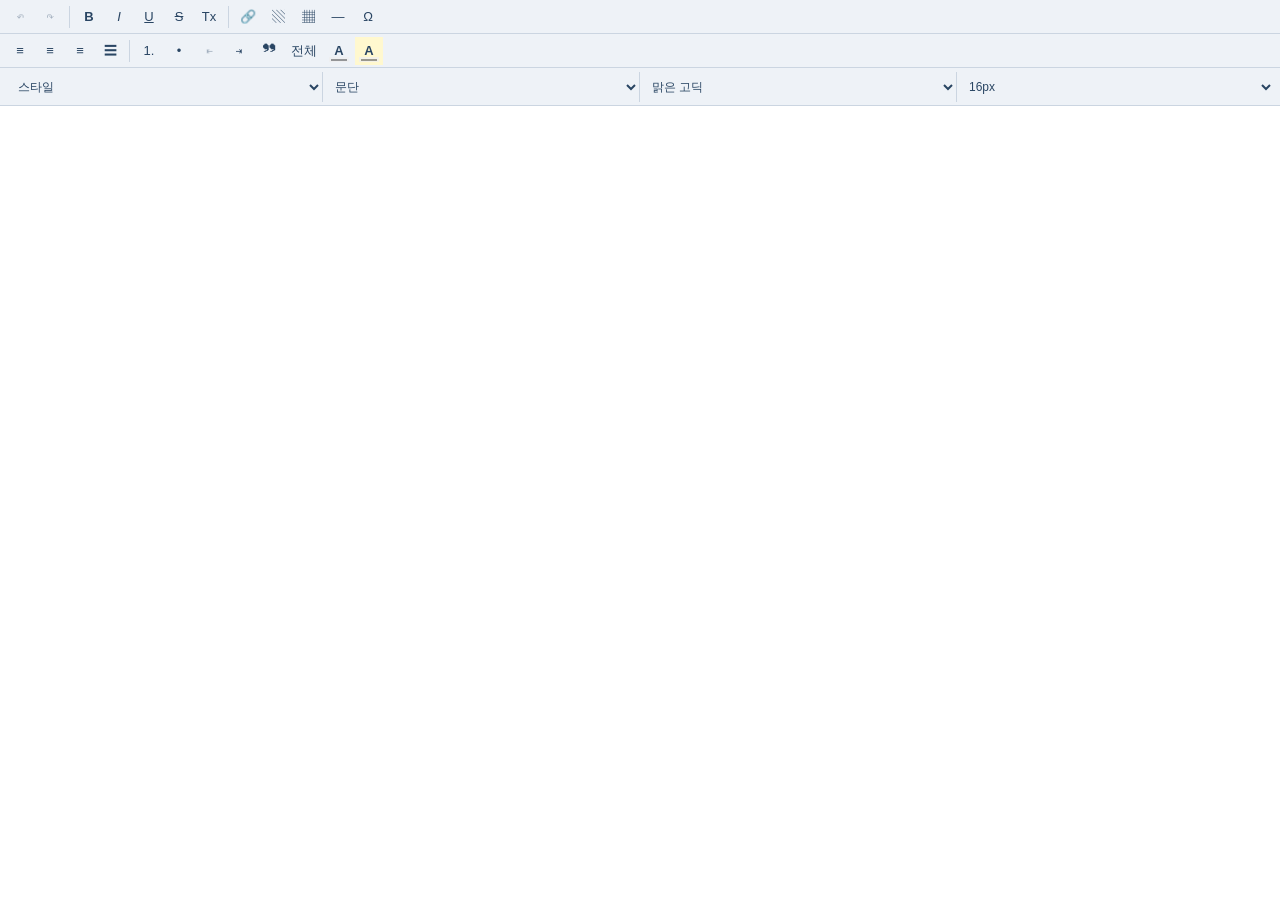
<file: lite-extension/editor.html>
<!doctype html>
<html lang="ko">
<head>
  <meta charset="utf-8">
  <meta name="viewport" content="width=device-width,initial-scale=1">
  <title>게시글 내용 편집기</title>
  <link rel="stylesheet" href="editor.css">
</head>
<body>
  <div id="toolbar" aria-label="게시글 편집 도구">
    <div class="command-row">
      <button type="button" data-command="undo" title="실행 취소">↶</button><button type="button" data-command="redo" title="다시 실행">↷</button>
      <span class="tool-separator"></span>
      <button type="button" data-command="bold" title="굵게"><b>B</b></button><button type="button" data-command="italic" title="기울임"><i>I</i></button><button type="button" data-command="underline" title="밑줄"><u>U</u></button><button type="button" data-command="strike" title="취소선"><s>S</s></button><button type="button" data-command="removeformat" title="서식 제거">Tx</button>
      <span class="tool-separator"></span>
      <button type="button" data-action="link" title="링크">🔗</button><button type="button" data-action="image" title="이미지">▧</button><button type="button" data-action="table" title="표">▦</button><button type="button" data-command="horizontalrule" title="가로줄">―</button><button type="button" data-action="specialchar" title="특수 문자">Ω</button>
    </div>
    <div class="command-row">
      <button type="button" data-command="justifyleft" title="왼쪽 정렬">≡</button><button type="button" data-command="justifycenter" title="가운데 정렬">≡</button><button type="button" data-command="justifyright" title="오른쪽 정렬">≡</button><button type="button" data-command="justifyblock" title="양쪽 정렬">☰</button>
      <span class="tool-separator"></span>
      <button type="button" data-command="numberedlist" title="번호 목록">1.</button><button type="button" data-command="bulletedlist" title="글머리 목록">•</button><button type="button" data-command="outdent" title="내어쓰기">⇤</button><button type="button" data-command="indent" title="들여쓰기">⇥</button><button type="button" data-command="blockquote" title="인용">❞</button><button type="button" data-command="selectall" title="전체 선택">전체</button>
      <label class="color-tool" title="글자색">A<input id="textColor" type="color" value="#17345d" aria-label="글자색"></label><label class="color-tool color-background" title="배경색">A<input id="backgroundColor" type="color" value="#fff3a3" aria-label="배경색"></label>
    </div>
    <div id="nativeCombos" class="native-combos">
      <label><span class="sr-only">스타일</span><select id="styleSelect" aria-label="스타일"><option value="">스타일</option><option value="strong">강조</option><option value="code">코드</option><option value="mark">하이라이트</option></select></label>
      <label><span class="sr-only">문단</span><select id="formatSelect" aria-label="문단"><option value="">문단</option><option value="p">보통</option><option value="h1">제목 1</option><option value="h2">제목 2</option><option value="h3">제목 3</option><option value="pre">서식 있음</option></select></label>
      <label><span class="sr-only">글꼴</span><select id="fontSelect" aria-label="글꼴"><option value="">글꼴</option><option value="Malgun Gothic">맑은 고딕</option><option value="Gulim">굴림</option><option value="Dotum">돋움</option><option value="Batang">바탕</option><option value="Arial">Arial</option><option value="Times New Roman">Times New Roman</option></select></label>
      <label><span class="sr-only">크기</span><select id="sizeSelect" aria-label="크기"><option value="">크기</option><option value="10px">10px</option><option value="12px">12px</option><option value="14px">14px</option><option value="16px">16px</option><option value="18px">18px</option><option value="20px">20px</option><option value="24px">24px</option><option value="28px">28px</option><option value="32px">32px</option></select></label>
    </div>
  </div>
  <div id="editor" class="editor-surface" contenteditable="true" role="textbox" aria-multiline="true" aria-label="게시글 내용"></div>
  <div id="editorDialog" class="editor-dialog" hidden>
    <form id="editorDialogForm" class="editor-dialog-card">
      <h2 id="editorDialogTitle"></h2>
      <div id="editorDialogFields"></div>
      <div class="dialog-actions"><button id="editorDialogCancel" type="button">취소</button><button type="submit" class="dialog-confirm">확인</button></div>
    </form>
  </div>
  <script src="vendor/ckeditor/ckeditor.js"></script>
  <script src="editor.js"></script>
</body>
</html>
</file>
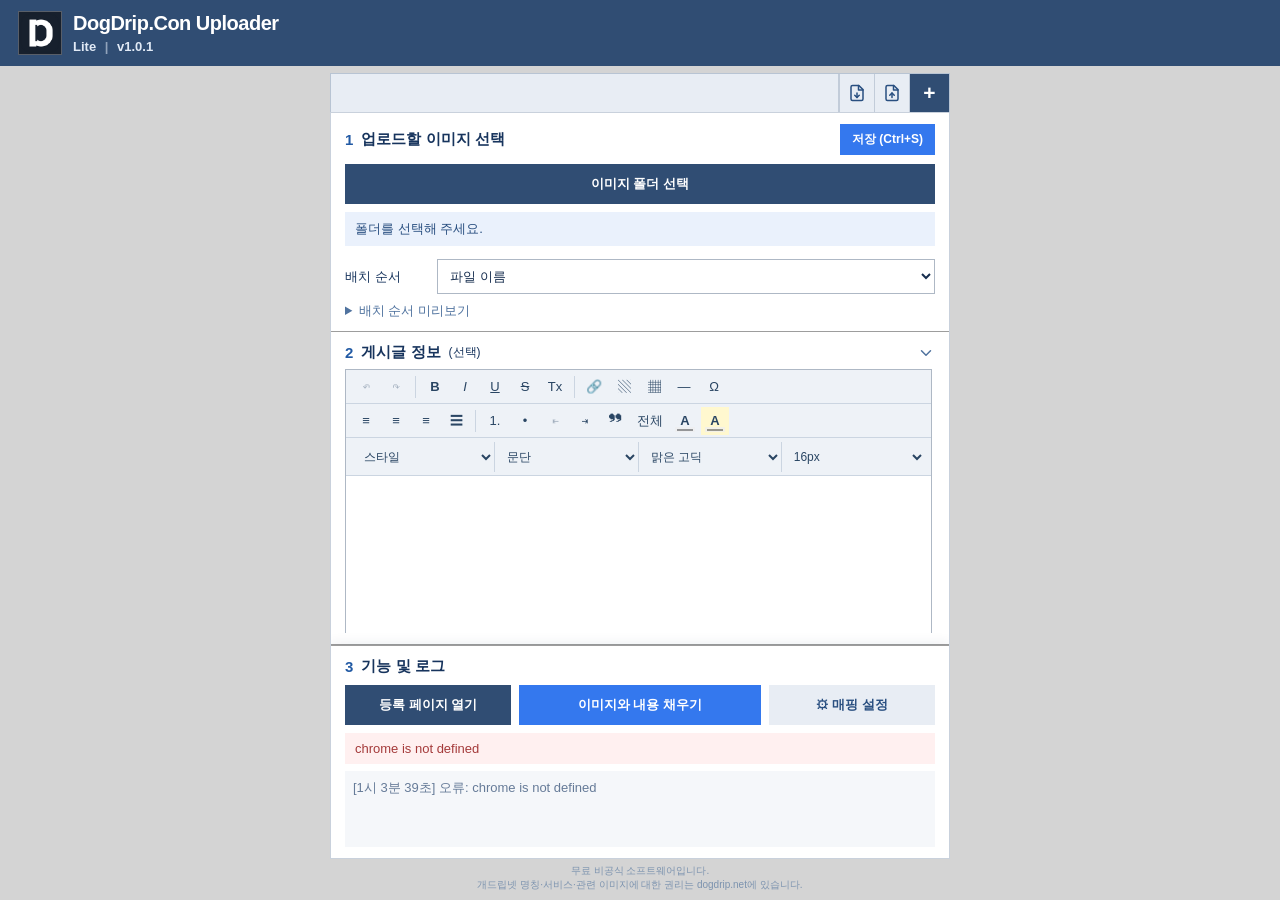
<file: lite-extension/popup.html>
<!doctype html>
<html lang="ko">
<head>
  <meta charset="utf-8">
  <meta name="viewport" content="width=device-width,initial-scale=1">
  <title>DogDrip.Con Uploader Lite</title>
  <link rel="stylesheet" href="popup.css">
</head>
<body>
  <header class="header">
    <div class="brand-mark" aria-hidden="true">
      <span>D</span>
      <img id="brandImage" src="icons/icon-128.png" alt="">
    </div>
    <div>
      <h1>DogDrip.Con Uploader</h1>
      <p>Lite <span class="divider">|</span> v1.0.1</p>
    </div>
  </header>

  <nav class="workspace-tabs" aria-label="입력내용 작업 탭">
    <div id="profileTabs" class="profile-tabs"></div>
    <div id="tabScrollbar" class="tab-scrollbar" aria-hidden="true"><span id="tabScrollThumb"></span></div>
    <div class="tab-tools">
      <button id="exportProfiles" type="button" title="내보내기" aria-label="내보내기">
        <svg viewBox="0 0 24 24" aria-hidden="true"><path d="M14.5 2H6a2 2 0 0 0-2 2v16a2 2 0 0 0 2 2h12a2 2 0 0 0 2-2V7.5z"/><path d="M14 2v6h6"/><path d="M12 18v-6"/><path d="m9 15 3 3 3-3"/></svg>
      </button>
      <label title="가져오기" aria-label="가져오기">
        <svg viewBox="0 0 24 24" aria-hidden="true"><path d="M14.5 2H6a2 2 0 0 0-2 2v16a2 2 0 0 0 2 2h12a2 2 0 0 0 2-2V7.5z"/><path d="M14 2v6h6"/><path d="M12 12v6"/><path d="m15 15-3-3-3 3"/></svg>
        <input id="importProfiles" type="file" accept="application/json,.json">
      </label>
      <button id="addProfileTab" type="button" class="add-tab" title="새 작업 탭">+</button>
    </div>
  </nav>

  <main>
    <div class="content-scroll">
    <section class="section">
      <h2 class="section-title"><span>1</span> 업로드할 이미지 선택 <button id="saveProfile" type="button" class="save-tab">저장 (Ctrl+S)</button></h2>
      <label class="folder-button" for="folderInput">이미지 폴더 선택</label>
      <input id="folderInput" type="file" webkitdirectory multiple accept=".png,.jpg,.jpeg,.gif,.webp">
      <div id="folderSummary" class="summary">폴더를 선택해 주세요.</div>
      <div class="field compact">
        <label for="sortMode">배치 순서</label>
        <select id="sortMode">
          <option value="name">파일 이름</option>
          <option value="name_desc">파일 이름 (역순)</option>
          <option value="mtime">수정된 날짜</option>
          <option value="mtime_desc">수정된 날짜 (역순)</option>
        </select>
      </div>
      <details>
        <summary>배치 순서 미리보기</summary>
        <ol id="filePreview" class="file-preview"></ol>
      </details>
    </section>

    <section class="section post-info-section">
      <h2 class="collapse-heading">
        <button id="postInfoToggle" type="button" class="collapse-toggle" aria-expanded="true" aria-controls="postInfoScrollShell">
          <span>2</span> 게시글 정보 <small>(선택)</small>
          <svg viewBox="0 0 24 24" aria-hidden="true"><path d="m6 9 6 6 6-6"/></svg>
        </button>
      </h2>
      <div id="postInfoScrollShell" class="post-info-scroll-shell">
      <div id="postInfoContent" class="post-info-content">
      <div class="field registration-row">
        <label>개드립콘 등록 페이지 주소<input id="registrationUrl" type="url" autocomplete="off"></label>
        <button id="defaultRegistrationUrl" type="button" class="mapping-button">기본 페이지</button>
      </div>
      <div class="field row-fields">
        <label>게시글 제목<input id="title" type="text" autocomplete="off"></label>
        <label class="price">판매 포인트<input id="price" type="number" min="0" inputmode="numeric"></label>
      </div>
      <div class="field">
        <label for="content">게시글 내용</label>
        <iframe id="contentFrame" class="editor-frame" src="editor.html" title="게시글 내용 편집기"></iframe>
      </div>
      <div class="field">
        <label for="tags">태그 (쉼표로 구분)</label>
        <input id="tags" type="text" autocomplete="off">
      </div>
      </div>
      <div id="postInfoScrollbar" class="post-info-scrollbar" aria-hidden="true"><span id="postInfoScrollThumb"></span></div>
      </div>
    </section>
    </div>

    <section class="section actions-section">
      <h2><span>3</span> 기능 및 로그</h2>
      <div class="button-row">
        <button id="openPage" class="secondary">등록 페이지 열기</button>
        <button id="fillPage" class="primary">이미지와 내용 채우기</button>
        <button id="mappingSettings" class="mapping-button">⚙ 매핑 설정</button>
      </div>
      <div id="status" class="status" role="status">준비되었습니다.</div>
      <div id="log" class="log" aria-label="작업 로그"></div>
    </section>
  </main>

  <div id="mappingDialog" class="mapping-dialog" hidden>
    <form id="mappingForm" class="mapping-card">
      <h2>페이지 매핑 설정</h2>
      <p>사이트의 HTML 구조가 변경된 경우에만 수정하세요.</p>
      <div id="mappingFields" class="mapping-fields"></div>
      <small>추가 이미지 패턴에는 번호가 들어갈 <code>{index}</code>가 필요합니다.</small>
      <div class="mapping-actions">
        <button id="mappingDefaults" type="button">기본값 복원</button>
        <span></span>
        <button id="mappingCancel" type="button">취소</button>
        <button type="submit" class="primary">저장</button>
      </div>
    </form>
  </div>

  <div id="deleteTabDialog" class="mapping-dialog" hidden>
    <div class="delete-tab-card" role="dialog" aria-modal="true" aria-labelledby="deleteTabTitle">
      <h2 id="deleteTabTitle">작업 탭 삭제</h2>
      <p><strong id="deleteTabName"></strong> 탭을 삭제합니다.<br>계속하시겠습니까?</p>
      <label class="delete-session-option">
        <input id="skipDeleteConfirmSession" type="checkbox">
        <span>이번 세션에서 다시 보지 않음</span>
      </label>
      <div class="delete-tab-actions">
        <button id="cancelDeleteTab" type="button">취소</button>
        <button id="confirmDeleteTab" type="button" class="delete-confirm">삭제</button>
      </div>
    </div>
  </div>

  <footer>
    무료 비공식 소프트웨어입니다.<br>
    개드립넷 명칭·서비스·관련 이미지에 대한 권리는 dogdrip.net에 있습니다.
  </footer>
  <script src="popup.js"></script>
</body>
</html>
</file>
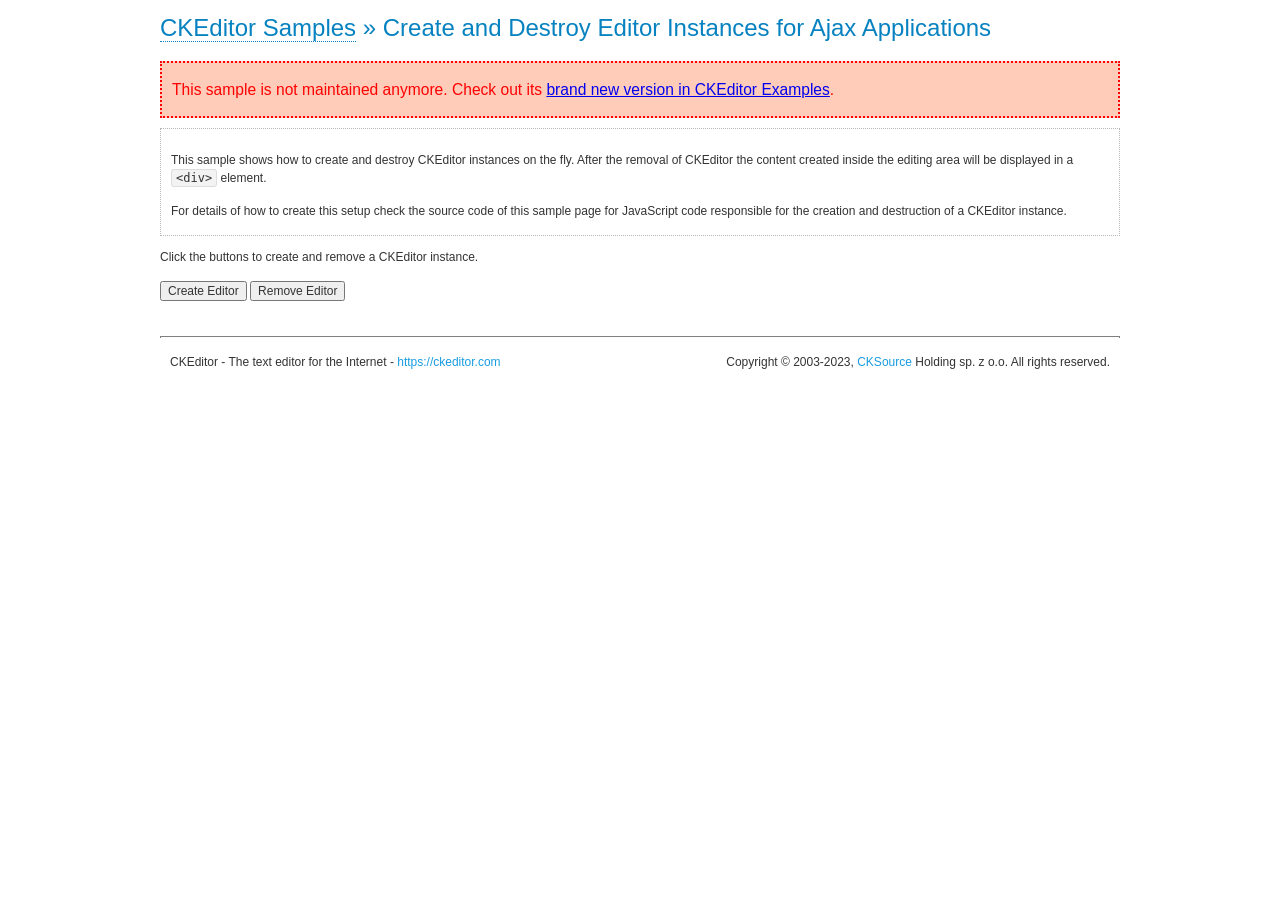
<file: lite-extension/vendor/ckeditor/samples/old/ajax.html>
<!DOCTYPE html>
<!--
Copyright (c) 2003-2023, CKSource Holding sp. z o.o. All rights reserved.
For licensing, see LICENSE.md or https://ckeditor.com/legal/ckeditor-oss-license
-->
<html lang="en">
<head>
	<meta charset="utf-8">
	<title>Ajax &mdash; CKEditor Sample</title>
	<script src="../../ckeditor.js"></script>
	<link rel="stylesheet" href="sample.css">
	<meta name="description" content="Try the latest sample of CKEditor 4 and learn more about customizing your WYSIWYG editor with endless possibilities.">
	<script>

		var editor, html = '';

		function createEditor() {
			if ( editor )
				return;

			// Create a new editor inside the <div id="editor">, setting its value to html
			var config = {};
			editor = CKEDITOR.appendTo( 'editor', config, html );
		}

		function removeEditor() {
			if ( !editor )
				return;

			// Retrieve the editor contents. In an Ajax application, this data would be
			// sent to the server or used in any other way.
			document.getElementById( 'editorcontents' ).innerHTML = html = editor.getData();
			document.getElementById( 'contents' ).style.display = '';

			// Destroy the editor.
			editor.destroy();
			editor = null;
		}

	</script>
</head>
<body>
	<h1 class="samples">
		<a href="index.html">CKEditor Samples</a> &raquo; Create and Destroy Editor Instances for Ajax Applications
	</h1>
	<div class="warning deprecated">
		This sample is not maintained anymore. Check out its <a href="https://ckeditor.com/docs/ckeditor4/latest/examples/saveajax.html">brand new version in CKEditor Examples</a>.
	</div>
	<div class="description">
		<p>
			This sample shows how to create and destroy CKEditor instances on the fly. After the removal of CKEditor the content created inside the editing
			area will be displayed in a <code>&lt;div&gt;</code> element.
		</p>
		<p>
			For details of how to create this setup check the source code of this sample page
			for JavaScript code responsible for the creation and destruction of a CKEditor instance.
		</p>
	</div>
	<p>Click the buttons to create and remove a CKEditor instance.</p>
	<p>
		<input onclick="createEditor();" type="button" value="Create Editor">
		<input onclick="removeEditor();" type="button" value="Remove Editor">
	</p>
	<!-- This div will hold the editor. -->
	<div id="editor">
	</div>
	<div id="contents" style="display: none">
		<p>
			Edited Contents:
		</p>
		<!-- This div will be used to display the editor contents. -->
		<div id="editorcontents">
		</div>
	</div>
	<div id="footer">
		<hr>
		<p>
			CKEditor - The text editor for the Internet - <a class="samples" href="https://ckeditor.com/">https://ckeditor.com</a>
		</p>
		<p id="copy">
			Copyright &copy; 2003-2023, <a class="samples" href="https://cksource.com/">CKSource</a> Holding sp. z o.o. All rights reserved.
		</p>
	</div>
</body>
</html>
</file>
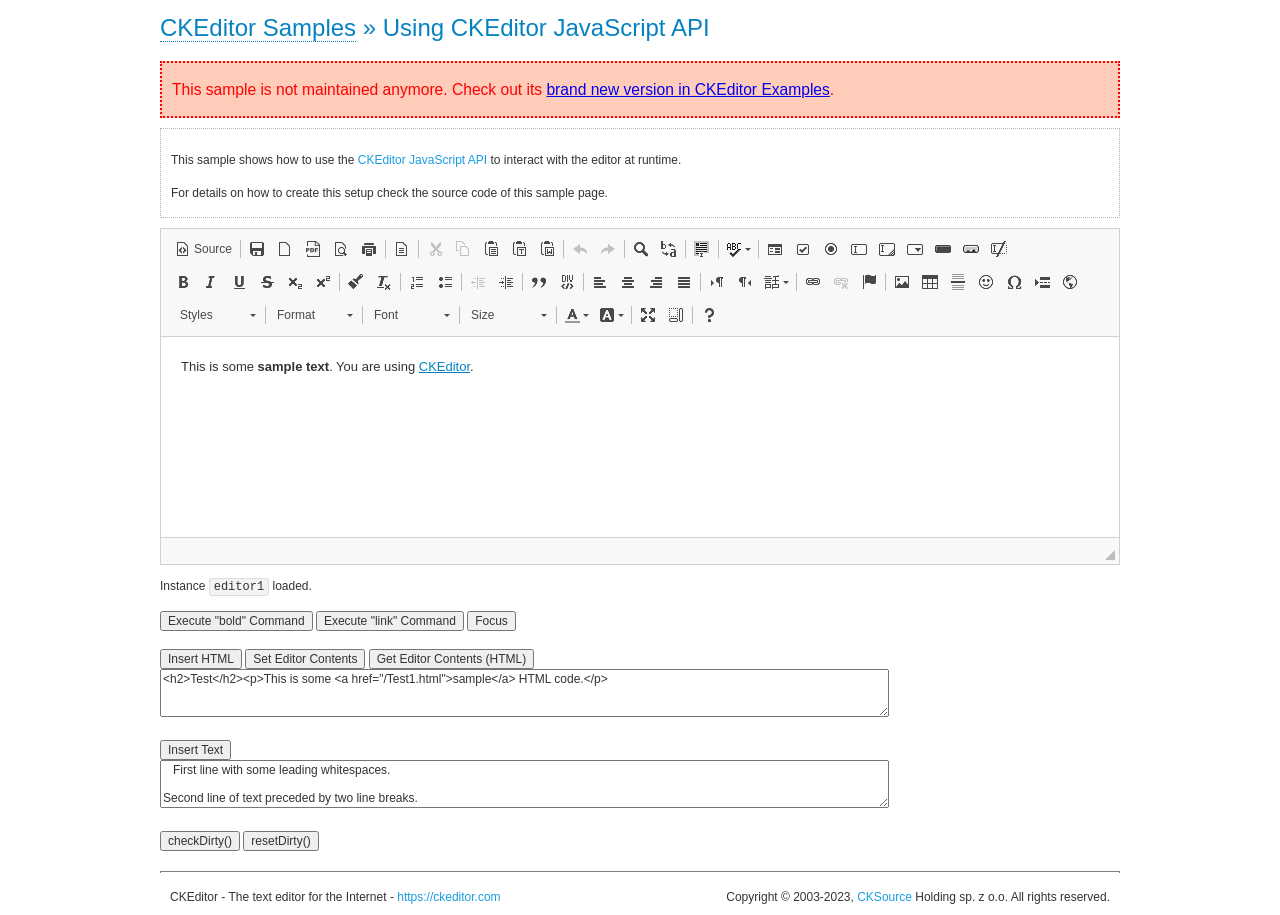
<file: lite-extension/vendor/ckeditor/samples/old/api.html>
<!DOCTYPE html>
<!--
Copyright (c) 2003-2023, CKSource Holding sp. z o.o. All rights reserved.
For licensing, see LICENSE.md or https://ckeditor.com/legal/ckeditor-oss-license
-->
<html lang="en">
<head>
	<meta charset="utf-8">
	<title>API Usage &mdash; CKEditor Sample</title>
	<script src="../../ckeditor.js"></script>
	<link href="sample.css" rel="stylesheet">
	<meta name="description" content="Try the latest sample of CKEditor 4 and learn more about customizing your WYSIWYG editor with endless possibilities.">
	<script>

// The instanceReady event is fired, when an instance of CKEditor has finished
// its initialization.
CKEDITOR.on( 'instanceReady', function( ev ) {
	// Show the editor name and description in the browser status bar.
	document.getElementById( 'eMessage' ).innerHTML = 'Instance <code>' + ev.editor.name + '<\/code> loaded.';

	// Show this sample buttons.
	document.getElementById( 'eButtons' ).style.display = 'block';
});

function InsertHTML() {
	// Get the editor instance that we want to interact with.
	var editor = CKEDITOR.instances.editor1;
	var value = document.getElementById( 'htmlArea' ).value;

	// Check the active editing mode.
	if ( editor.mode == 'wysiwyg' )
	{
		// Insert HTML code.
		// https://ckeditor.com/docs/ckeditor4/latest/api/CKEDITOR_editor.html#method-insertHtml
		editor.insertHtml( value );
	}
	else
		alert( 'You must be in WYSIWYG mode!' );
}

function InsertText() {
	// Get the editor instance that we want to interact with.
	var editor = CKEDITOR.instances.editor1;
	var value = document.getElementById( 'txtArea' ).value;

	// Check the active editing mode.
	if ( editor.mode == 'wysiwyg' )
	{
		// Insert as plain text.
		// https://ckeditor.com/docs/ckeditor4/latest/api/CKEDITOR_editor.html#method-insertText
		editor.insertText( value );
	}
	else
		alert( 'You must be in WYSIWYG mode!' );
}

function SetContents() {
	// Get the editor instance that we want to interact with.
	var editor = CKEDITOR.instances.editor1;
	var value = document.getElementById( 'htmlArea' ).value;

	// Set editor contents (replace current contents).
	// https://ckeditor.com/docs/ckeditor4/latest/api/CKEDITOR_editor.html#method-setData
	editor.setData( value );
}

function GetContents() {
	// Get the editor instance that you want to interact with.
	var editor = CKEDITOR.instances.editor1;

	// Get editor contents
	// https://ckeditor.com/docs/ckeditor4/latest/api/CKEDITOR_editor.html#method-getData
	alert( editor.getData() );
}

function ExecuteCommand( commandName ) {
	// Get the editor instance that we want to interact with.
	var editor = CKEDITOR.instances.editor1;

	// Check the active editing mode.
	if ( editor.mode == 'wysiwyg' )
	{
		// Execute the command.
		// https://ckeditor.com/docs/ckeditor4/latest/api/CKEDITOR_editor.html#method-execCommand
		editor.execCommand( commandName );
	}
	else
		alert( 'You must be in WYSIWYG mode!' );
}

function CheckDirty() {
	// Get the editor instance that we want to interact with.
	var editor = CKEDITOR.instances.editor1;
	// Checks whether the current editor contents present changes when compared
	// to the contents loaded into the editor at startup
	// https://ckeditor.com/docs/ckeditor4/latest/api/CKEDITOR_editor.html#method-checkDirty
	alert( editor.checkDirty() );
}

function ResetDirty() {
	// Get the editor instance that we want to interact with.
	var editor = CKEDITOR.instances.editor1;
	// Resets the "dirty state" of the editor (see CheckDirty())
	// https://ckeditor.com/docs/ckeditor4/latest/api/CKEDITOR_editor.html#method-resetDirty
	editor.resetDirty();
	alert( 'The "IsDirty" status has been reset' );
}

function Focus() {
	CKEDITOR.instances.editor1.focus();
}

function onFocus() {
	document.getElementById( 'eMessage' ).innerHTML = '<b>' + this.name + ' is focused </b>';
}

function onBlur() {
	document.getElementById( 'eMessage' ).innerHTML = this.name + ' lost focus';
}

	</script>

</head>
<body>
	<h1 class="samples">
		<a href="index.html">CKEditor Samples</a> &raquo; Using CKEditor JavaScript API
	</h1>
	<div class="warning deprecated">
		This sample is not maintained anymore. Check out its <a href="https://ckeditor.com/docs/ckeditor4/latest/examples/api.html">brand new version in CKEditor Examples</a>.
	</div>
	<div class="description">
	<p>
		This sample shows how to use the
		<a class="samples" href="https://ckeditor.com/docs/ckeditor4/latest/api/CKEDITOR_editor.html">CKEditor JavaScript API</a>
		to interact with the editor at runtime.
	</p>
	<p>
		For details on how to create this setup check the source code of this sample page.
	</p>
	</div>

	<!-- This <div> holds alert messages to be display in the sample page. -->
	<div id="alerts">
		<noscript>
			<p>
				<strong>CKEditor requires JavaScript to run</strong>. In a browser with no JavaScript
				support, like yours, you should still see the contents (HTML data) and you should
				be able to edit it normally, without a rich editor interface.
			</p>
		</noscript>
	</div>
	<form action="../../../samples/sample_posteddata.php" method="post">
		<textarea cols="100" id="editor1" name="editor1" rows="10">&lt;p&gt;This is some &lt;strong&gt;sample text&lt;/strong&gt;. You are using &lt;a href="https://ckeditor.com/"&gt;CKEditor&lt;/a&gt;.&lt;/p&gt;</textarea>

		<script>
			// Replace the <textarea id="editor1"> with an CKEditor instance.
			CKEDITOR.replace( 'editor1', {
				on: {
					focus: onFocus,
					blur: onBlur,

					// Check for availability of corresponding plugins.
					pluginsLoaded: function( evt ) {
						var doc = CKEDITOR.document, ed = evt.editor;
						if ( !ed.getCommand( 'bold' ) )
							doc.getById( 'exec-bold' ).hide();
						if ( !ed.getCommand( 'link' ) )
							doc.getById( 'exec-link' ).hide();
					}
				}
			});
		</script>

		<p id="eMessage">
		</p>

		<div id="eButtons" style="display: none">
			<input id="exec-bold" onclick="ExecuteCommand('bold');" type="button" value="Execute &quot;bold&quot; Command">
			<input id="exec-link" onclick="ExecuteCommand('link');" type="button" value="Execute &quot;link&quot; Command">
			<input onclick="Focus();" type="button" value="Focus">
			<br><br>
			<input onclick="InsertHTML();" type="button" value="Insert HTML">
			<input onclick="SetContents();" type="button" value="Set Editor Contents">
			<input onclick="GetContents();" type="button" value="Get Editor Contents (HTML)">
			<br>
			<textarea cols="100" id="htmlArea" rows="3">&lt;h2&gt;Test&lt;/h2&gt;&lt;p&gt;This is some &lt;a href="/Test1.html"&gt;sample&lt;/a&gt; HTML code.&lt;/p&gt;</textarea>
			<br>
			<br>
			<input onclick="InsertText();" type="button" value="Insert Text">
			<br>
			<textarea cols="100" id="txtArea" rows="3">   First line with some leading whitespaces.

Second line of text preceded by two line breaks.</textarea>
			<br>
			<br>
			<input onclick="CheckDirty();" type="button" value="checkDirty()">
			<input onclick="ResetDirty();" type="button" value="resetDirty()">
		</div>
	</form>
	<div id="footer">
		<hr>
		<p>
			CKEditor - The text editor for the Internet - <a class="samples" href="https://ckeditor.com/">https://ckeditor.com</a>
		</p>
		<p id="copy">
			Copyright &copy; 2003-2023, <a class="samples" href="https://cksource.com/">CKSource</a> Holding sp. z o.o. All rights reserved.
		</p>
	</div>
</body>
</html>
</file>
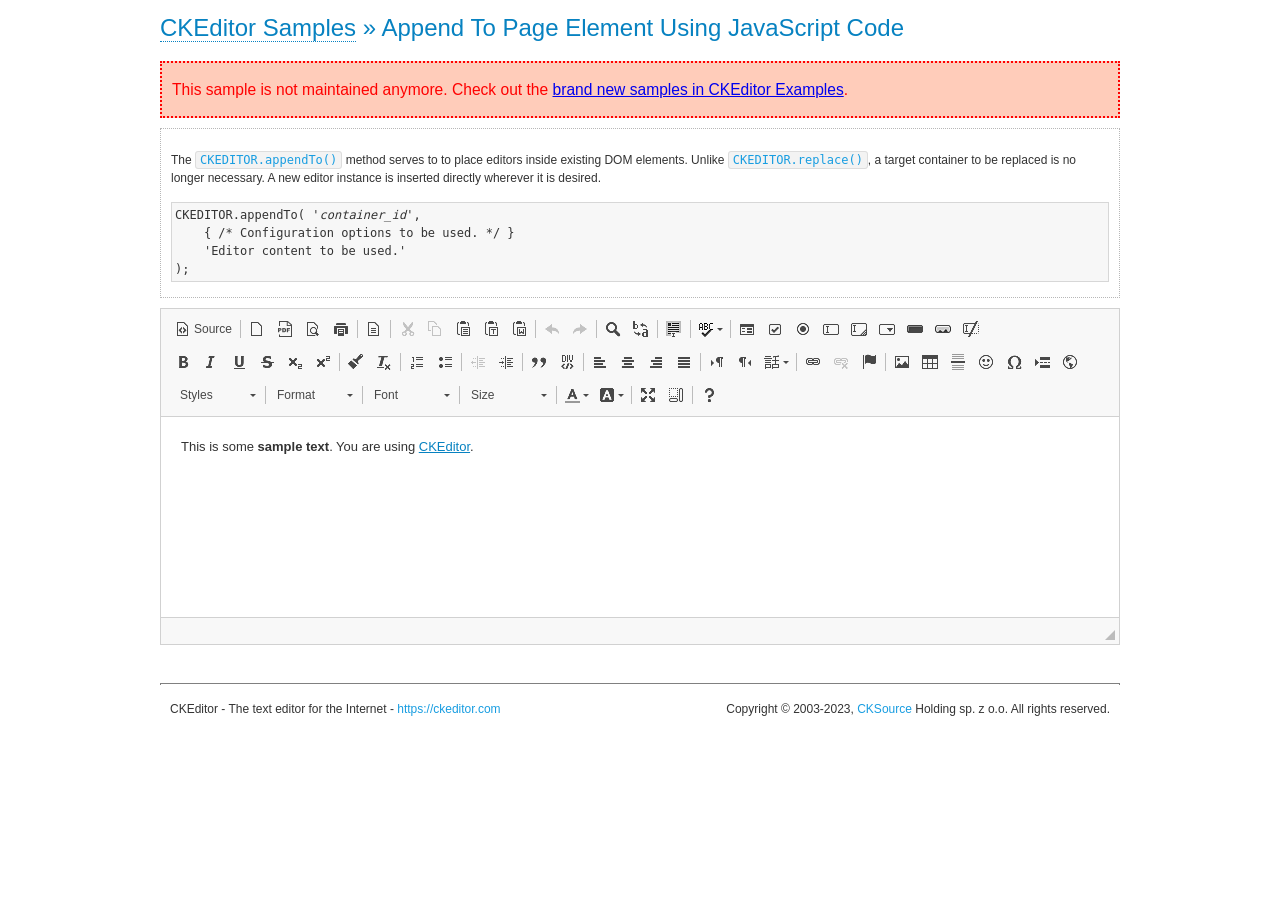
<file: lite-extension/vendor/ckeditor/samples/old/appendto.html>
<!DOCTYPE html>
<!--
Copyright (c) 2003-2023, CKSource Holding sp. z o.o. All rights reserved.
For licensing, see LICENSE.md or https://ckeditor.com/legal/ckeditor-oss-license
-->
<html lang="en">
<head>
	<meta charset="utf-8">
	<title>Append To Page Element Using JavaScript Code &mdash; CKEditor Sample</title>
	<script src="../../ckeditor.js"></script>
	<link rel="stylesheet" href="sample.css">
	<meta name="description" content="Try the latest sample of CKEditor 4 and learn more about customizing your WYSIWYG editor with endless possibilities.">
</head>
<body>
	<h1 class="samples">
		<a href="index.html">CKEditor Samples</a> &raquo; Append To Page Element Using JavaScript Code
	</h1>
	<div class="warning deprecated">
		This sample is not maintained anymore. Check out the <a href="https://ckeditor.com/docs/ckeditor4/latest/examples/index.html">brand new samples in CKEditor Examples</a>.
	</div>
	<div id="section1">
		<div class="description">
			<p>
				The <code><a class="samples" href="https://ckeditor.com/docs/ckeditor4/latest/api/CKEDITOR.html#method-appendTo">CKEDITOR.appendTo()</a></code> method serves to to place editors inside existing DOM elements. Unlike <code><a class="samples" href="https://ckeditor.com/docs/ckeditor4/latest/api/CKEDITOR.html#method-replace">CKEDITOR.replace()</a></code>,
				a target container to be replaced is no longer necessary. A new editor
				instance is inserted directly wherever it is desired.
			</p>
<pre class="samples">CKEDITOR.appendTo( '<em>container_id</em>',
	{ /* Configuration options to be used. */ }
	'Editor content to be used.'
);</pre>
		</div>
		<script>

			// This call can be placed at any point after the
			// DOM element to append CKEditor to or inside the <head><script>
			// in a window.onload event handler.

			// Append a CKEditor instance using the default configuration and the
			// provided content to the <div> element of ID "section1".
			CKEDITOR.appendTo( 'section1',
				null,
				'<p>This is some <strong>sample text</strong>. You are using <a href="https://ckeditor.com/">CKEditor</a>.</p>'
			);

		</script>
	</div>
	<br>
	<div id="footer">
		<hr>
		<p>
			CKEditor - The text editor for the Internet - <a class="samples" href="https://ckeditor.com/">https://ckeditor.com</a>
		</p>
		<p id="copy">
			Copyright &copy; 2003-2023, <a class="samples" href="https://cksource.com/">CKSource</a> Holding sp. z o.o. All rights reserved.
		</p>
	</div>
</body>
</html>
</file>
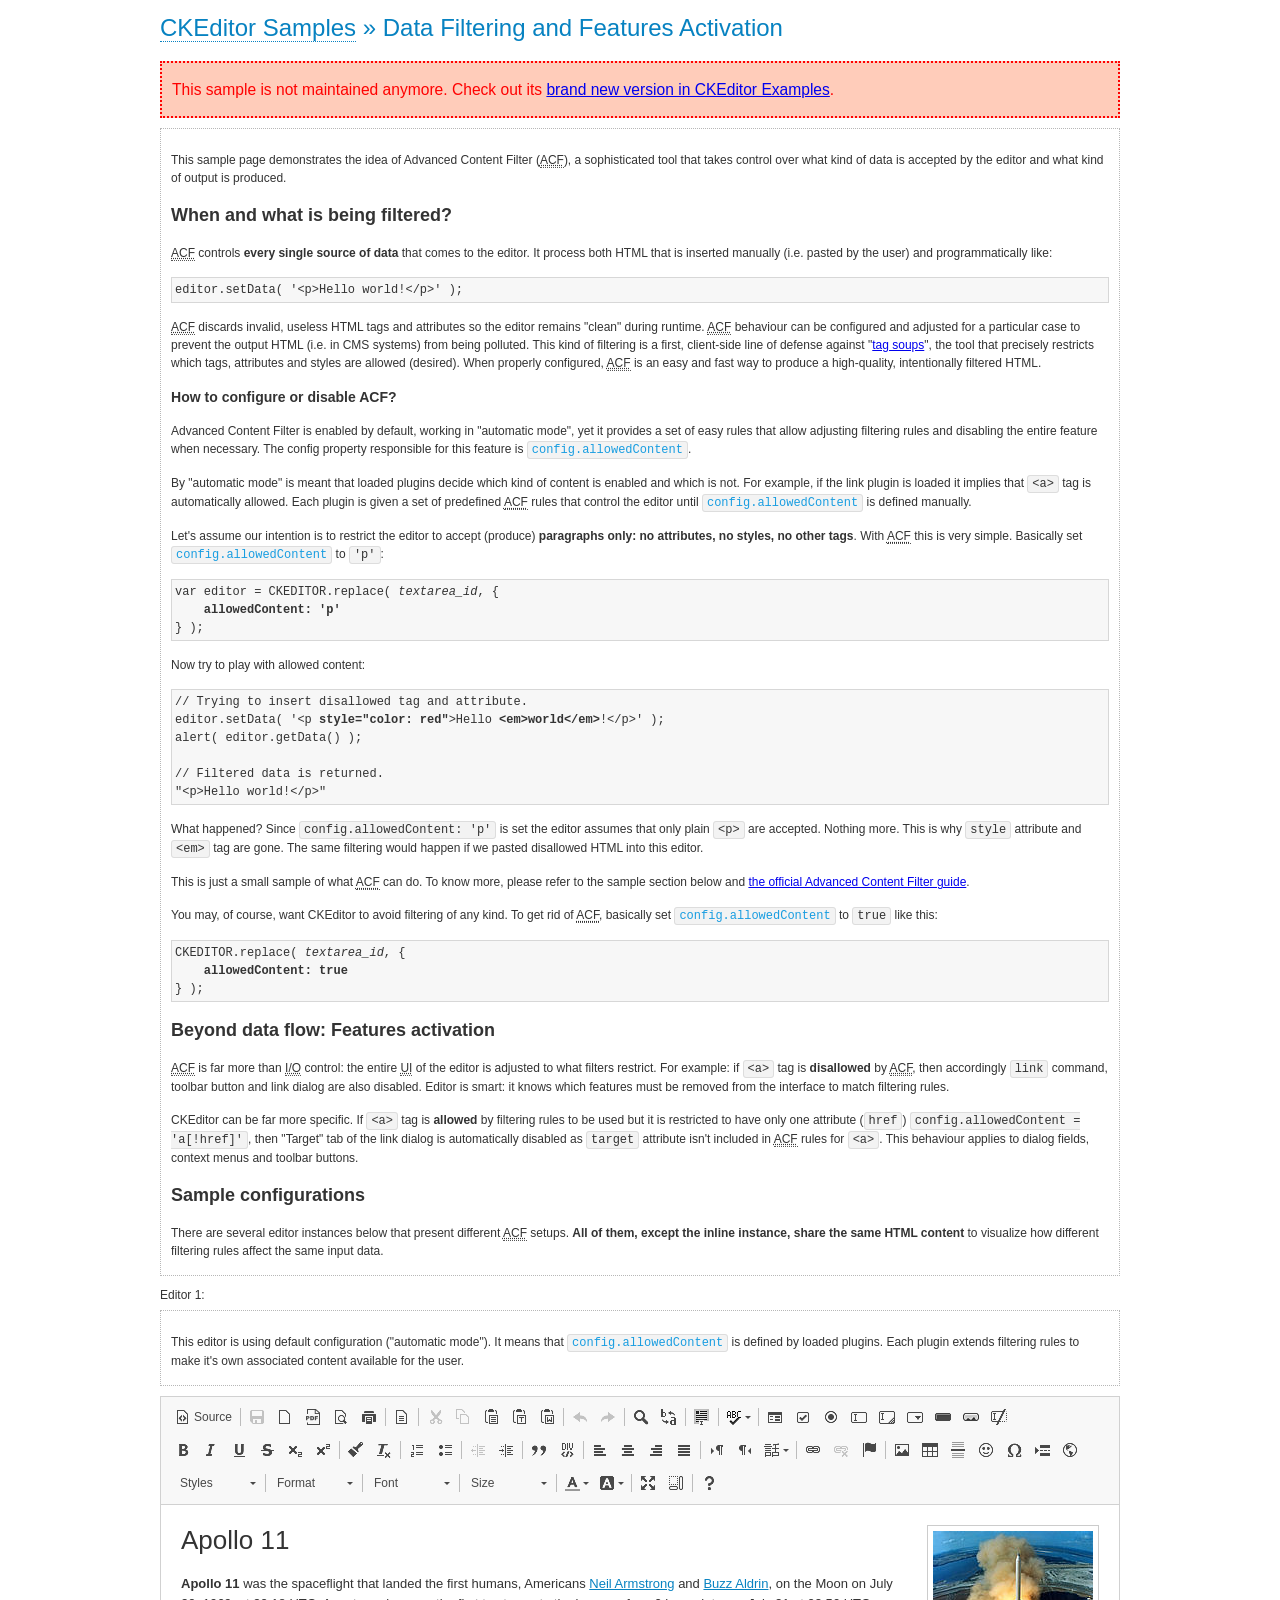
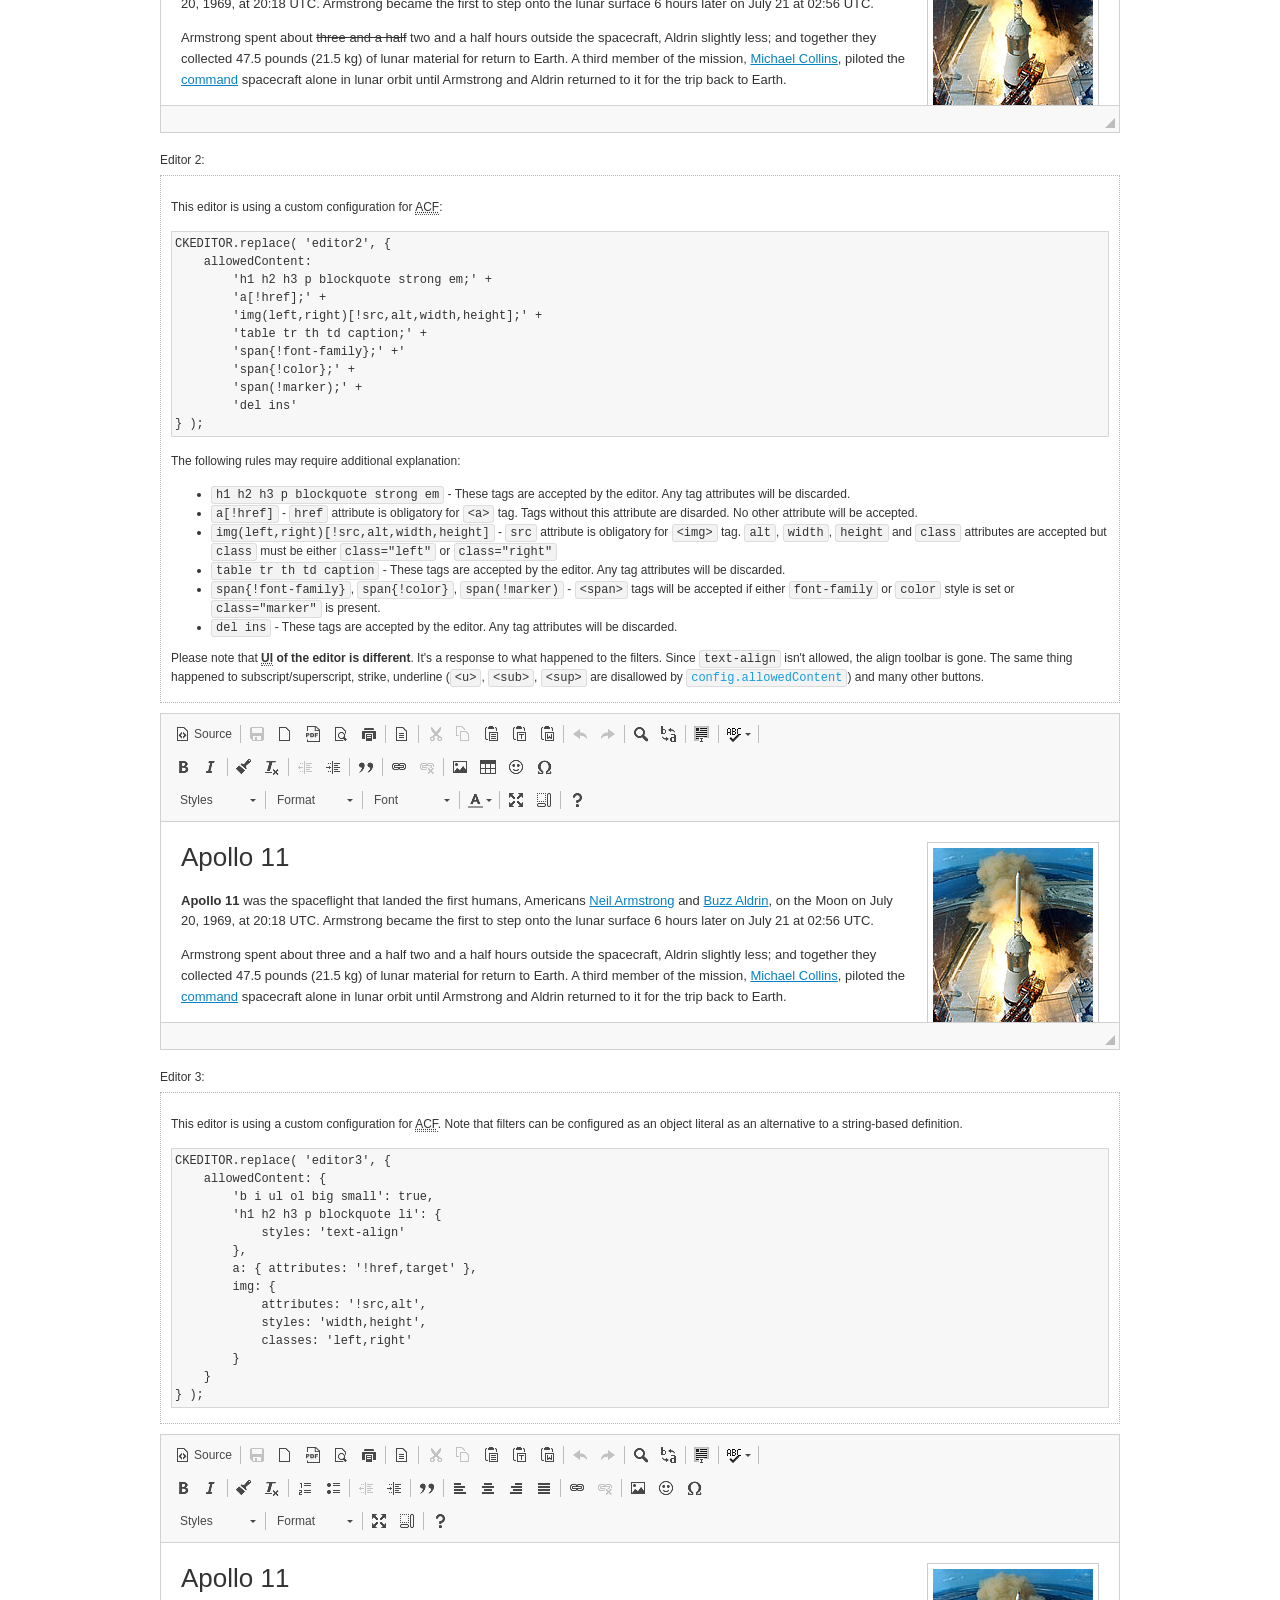
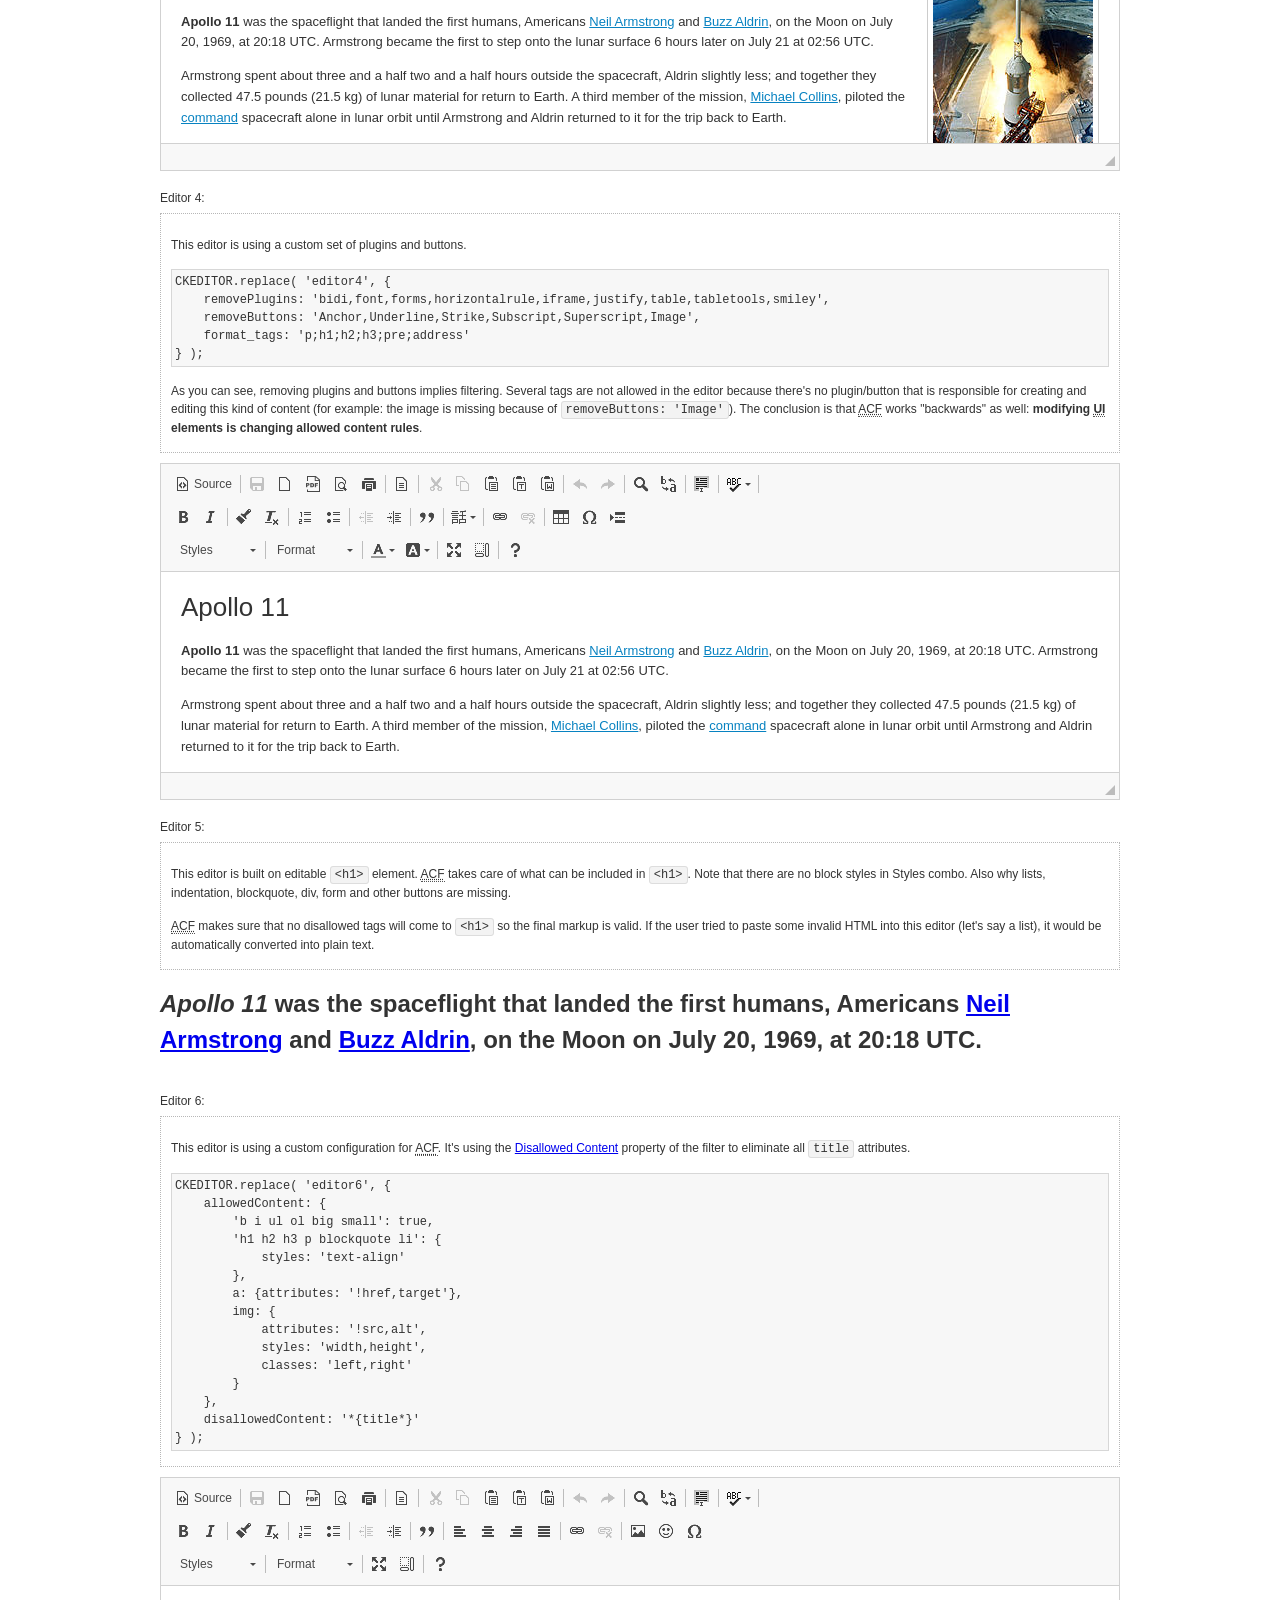
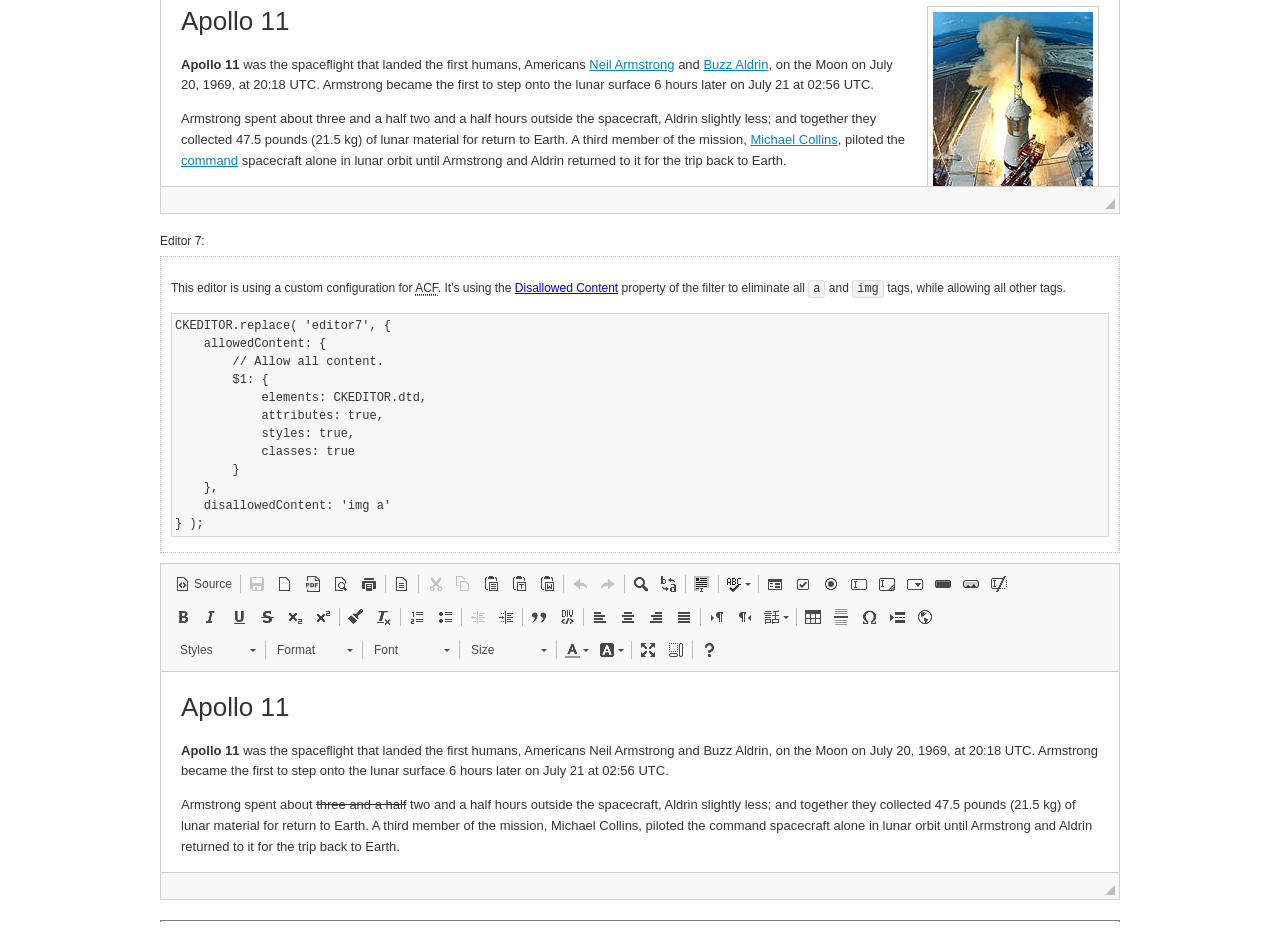
<file: lite-extension/vendor/ckeditor/samples/old/datafiltering.html>
<!DOCTYPE html>
<!--
Copyright (c) 2003-2023, CKSource Holding sp. z o.o. All rights reserved.
For licensing, see LICENSE.md or https://ckeditor.com/legal/ckeditor-oss-license
-->
<html lang="en">
<head>
	<meta charset="utf-8">
	<title>Data Filtering &mdash; CKEditor Sample</title>
	<script src="../../ckeditor.js"></script>
	<link rel="stylesheet" href="sample.css">
	<meta name="description" content="Try the latest sample of CKEditor 4 and learn more about customizing your WYSIWYG editor with endless possibilities.">
	<script>
		// Remove advanced tabs for all editors.
		CKEDITOR.config.removeDialogTabs = 'image:advanced;link:advanced;creatediv:advanced;editdiv:advanced';
	</script>
</head>
<body>
	<h1 class="samples">
		<a href="index.html">CKEditor Samples</a> &raquo; Data Filtering and Features Activation
	</h1>
	<div class="warning deprecated">
		This sample is not maintained anymore. Check out its <a href="https://ckeditor.com/docs/ckeditor4/latest/examples/acf.html">brand new version in CKEditor Examples</a>.
	</div>
	<div class="description">
		<p>
			This sample page demonstrates the idea of Advanced Content Filter
			(<abbr title="Advanced Content Filter">ACF</abbr>), a sophisticated
			tool that takes control over what kind of data is accepted by the editor and what
			kind of output is produced.
		</p>
		<h2>When and what is being filtered?</h2>
		<p>
			<abbr title="Advanced Content Filter">ACF</abbr> controls
			<strong>every single source of data</strong> that comes to the editor.
			It process both HTML that is inserted manually (i.e. pasted by the user)
			and programmatically like:
		</p>
<pre class="samples">
editor.setData( '&lt;p&gt;Hello world!&lt;/p&gt;' );
</pre>
		<p>
			<abbr title="Advanced Content Filter">ACF</abbr> discards invalid,
			useless HTML tags and attributes so the editor remains "clean" during
			runtime. <abbr title="Advanced Content Filter">ACF</abbr> behaviour
			can be configured and adjusted for a particular case to prevent the
			output HTML (i.e. in CMS systems) from being polluted.

			This kind of filtering is a first, client-side line of defense
			against "<a href="http://en.wikipedia.org/wiki/Tag_soup">tag soups</a>",
			the tool that precisely restricts which tags, attributes and styles
			are allowed (desired). When properly configured, <abbr title="Advanced Content Filter">ACF</abbr>
			is an easy and fast way to produce a high-quality, intentionally filtered HTML.
		</p>

		<h3>How to configure or disable ACF?</h3>
		<p>
			Advanced Content Filter is enabled by default, working in "automatic mode", yet
			it provides a set of easy rules that allow adjusting filtering rules
			and disabling the entire feature when necessary. The config property
			responsible for this feature is <code><a class="samples"
			href="https://ckeditor.com/docs/ckeditor4/latest/api/CKEDITOR_config.html#cfg-allowedContent">config.allowedContent</a></code>.
		</p>
		<p>
			By "automatic mode" is meant that loaded plugins decide which kind
			of content is enabled and which is not. For example, if the link
			plugin is loaded it implies that <code>&lt;a&gt;</code> tag is
			automatically allowed. Each plugin is given a set
			of predefined <abbr title="Advanced Content Filter">ACF</abbr> rules
			that control the editor until <code><a class="samples"
			href="https://ckeditor.com/docs/ckeditor4/latest/api/CKEDITOR_config.html#cfg-allowedContent">
			config.allowedContent</a></code>
			is defined manually.
		</p>
		<p>
			Let's assume our intention is to restrict the editor to accept (produce) <strong>paragraphs
			only: no attributes, no styles, no other tags</strong>.
			With <abbr title="Advanced Content Filter">ACF</abbr>
			this is very simple. Basically set <code><a class="samples"
			href="https://ckeditor.com/docs/ckeditor4/latest/api/CKEDITOR_config.html#cfg-allowedContent">
			config.allowedContent</a></code> to <code>'p'</code>:
		</p>
<pre class="samples">
var editor = CKEDITOR.replace( <em>textarea_id</em>, {
	<strong>allowedContent: 'p'</strong>
} );
</pre>
		<p>
			Now try to play with allowed content:
		</p>
<pre class="samples">
// Trying to insert disallowed tag and attribute.
editor.setData( '&lt;p <strong>style="color: red"</strong>&gt;Hello <strong>&lt;em&gt;world&lt;/em&gt;</strong>!&lt;/p&gt;' );
alert( editor.getData() );

// Filtered data is returned.
"&lt;p&gt;Hello world!&lt;/p&gt;"
</pre>
		<p>
			What happened? Since <code>config.allowedContent: 'p'</code> is set the editor assumes
			that only plain <code>&lt;p&gt;</code> are accepted. Nothing more. This is why
			<code>style</code> attribute and <code>&lt;em&gt;</code> tag are gone. The same
			filtering would happen if we pasted disallowed HTML into this editor.
		</p>
		<p>
			This is just a small sample of what <abbr title="Advanced Content Filter">ACF</abbr>
			can do. To know more, please refer to the sample section below and
			<a href="https://ckeditor.com/docs/ckeditor4/latest/guide/dev_advanced_content_filter.html">the official Advanced Content Filter guide</a>.
		</p>
		<p>
			You may, of course, want CKEditor to avoid filtering of any kind.
			To get rid of <abbr title="Advanced Content Filter">ACF</abbr>,
			basically set <code><a class="samples"
			href="https://ckeditor.com/docs/ckeditor4/latest/api/CKEDITOR_config.html#cfg-allowedContent">
			config.allowedContent</a></code> to <code>true</code> like this:
		</p>
<pre class="samples">
CKEDITOR.replace( <em>textarea_id</em>, {
	<strong>allowedContent: true</strong>
} );
</pre>

		<h2>Beyond data flow: Features activation</h2>
		<p>
			<abbr title="Advanced Content Filter">ACF</abbr> is far more than
			<abbr title="Input/Output">I/O</abbr> control: the entire
			<abbr title="User Interface">UI</abbr> of the editor is adjusted to what
			filters restrict. For example: if <code>&lt;a&gt;</code> tag is
			<strong>disallowed</strong>
			by <abbr title="Advanced Content Filter">ACF</abbr>,
			then accordingly <code>link</code> command, toolbar button and link dialog
			are also disabled. Editor is smart: it knows which features must be
			removed from the interface to match filtering rules.
		</p>
		<p>
			CKEditor can be far more specific. If <code>&lt;a&gt;</code> tag is
			<strong>allowed</strong> by filtering rules to be used but it is restricted
			to have only one attribute (<code>href</code>)
			<code>config.allowedContent = 'a[!href]'</code>, then
			"Target" tab of the link dialog is automatically disabled as <code>target</code>
			attribute isn't included in <abbr title="Advanced Content Filter">ACF</abbr> rules
			for <code>&lt;a&gt;</code>. This behaviour applies to dialog fields, context
			menus and toolbar buttons.
		</p>

		<h2>Sample configurations</h2>
		<p>
			There are several editor instances below that present different
			<abbr title="Advanced Content Filter">ACF</abbr> setups. <strong>All of them,
			except the inline instance, share the same HTML content</strong> to visualize
			how different filtering rules affect the same input data.
		</p>
	</div>

	<div>
		<label for="editor1">
			Editor 1:
		</label>
		<div class="description">
			<p>
				This editor is using default configuration ("automatic mode"). It means that
				<code><a class="samples"
				href="https://ckeditor.com/docs/ckeditor4/latest/api/CKEDITOR_config.html#cfg-allowedContent">
				config.allowedContent</a></code> is defined by loaded plugins.
				Each plugin extends filtering rules to make it's own associated content
				available for the user.
			</p>
		</div>
		<textarea cols="80" id="editor1" name="editor1" rows="10">
			&lt;h1&gt;&lt;img alt=&quot;Saturn V carrying Apollo 11&quot; class=&quot;right&quot; src=&quot;assets/sample.jpg&quot;/&gt; Apollo 11&lt;/h1&gt; &lt;p&gt;&lt;b&gt;Apollo 11&lt;/b&gt; was the spaceflight that landed the first humans, Americans &lt;a href=&quot;http://en.wikipedia.org/wiki/Neil_Armstrong&quot; title=&quot;Neil Armstrong&quot;&gt;Neil Armstrong&lt;/a&gt; and &lt;a href=&quot;http://en.wikipedia.org/wiki/Buzz_Aldrin&quot; title=&quot;Buzz Aldrin&quot;&gt;Buzz Aldrin&lt;/a&gt;, on the Moon on July 20, 1969, at 20:18 UTC. Armstrong became the first to step onto the lunar surface 6 hours later on July 21 at 02:56 UTC.&lt;/p&gt; &lt;p&gt;Armstrong spent about &lt;s&gt;three and a half&lt;/s&gt; two and a half hours outside the spacecraft, Aldrin slightly less; and together they collected 47.5 pounds (21.5&amp;nbsp;kg) of lunar material for return to Earth. A third member of the mission, &lt;a href=&quot;http://en.wikipedia.org/wiki/Michael_Collins_(astronaut)&quot; title=&quot;Michael Collins (astronaut)&quot;&gt;Michael Collins&lt;/a&gt;, piloted the &lt;a href=&quot;http://en.wikipedia.org/wiki/Apollo_Command/Service_Module&quot; title=&quot;Apollo Command/Service Module&quot;&gt;command&lt;/a&gt; spacecraft alone in lunar orbit until Armstrong and Aldrin returned to it for the trip back to Earth.&lt;/p&gt; &lt;h2&gt;Broadcasting and &lt;em&gt;quotes&lt;/em&gt; &lt;a id=&quot;quotes&quot; name=&quot;quotes&quot;&gt;&lt;/a&gt;&lt;/h2&gt; &lt;p&gt;Broadcast on live TV to a world-wide audience, Armstrong stepped onto the lunar surface and described the event as:&lt;/p&gt; &lt;blockquote&gt;&lt;p&gt;One small step for [a] man, one giant leap for mankind.&lt;/p&gt;&lt;/blockquote&gt; &lt;p&gt;Apollo 11 effectively ended the &lt;a href=&quot;http://en.wikipedia.org/wiki/Space_Race&quot; title=&quot;Space Race&quot;&gt;Space Race&lt;/a&gt; and fulfilled a national goal proposed in 1961 by the late U.S. President &lt;a href=&quot;http://en.wikipedia.org/wiki/John_F._Kennedy&quot; title=&quot;John F. Kennedy&quot;&gt;John F. Kennedy&lt;/a&gt; in a speech before the United States Congress:&lt;/p&gt; &lt;blockquote&gt;&lt;p&gt;[...] before this decade is out, of landing a man on the Moon and returning him safely to the Earth.&lt;/p&gt;&lt;/blockquote&gt; &lt;h2&gt;Technical details &lt;a id=&quot;tech-details&quot; name=&quot;tech-details&quot;&gt;&lt;/a&gt;&lt;/h2&gt; &lt;table align=&quot;right&quot; border=&quot;1&quot; bordercolor=&quot;#ccc&quot; cellpadding=&quot;5&quot; cellspacing=&quot;0&quot; style=&quot;border-collapse:collapse;margin:10px 0 10px 15px;&quot;&gt; &lt;caption&gt;&lt;strong&gt;Mission crew&lt;/strong&gt;&lt;/caption&gt; &lt;thead&gt; &lt;tr&gt; &lt;th scope=&quot;col&quot;&gt;Position&lt;/th&gt; &lt;th scope=&quot;col&quot;&gt;Astronaut&lt;/th&gt; &lt;/tr&gt; &lt;/thead&gt; &lt;tbody&gt; &lt;tr&gt; &lt;td&gt;Commander&lt;/td&gt; &lt;td&gt;Neil A. Armstrong&lt;/td&gt; &lt;/tr&gt; &lt;tr&gt; &lt;td&gt;Command Module Pilot&lt;/td&gt; &lt;td&gt;Michael Collins&lt;/td&gt; &lt;/tr&gt; &lt;tr&gt; &lt;td&gt;Lunar Module Pilot&lt;/td&gt; &lt;td&gt;Edwin &amp;quot;Buzz&amp;quot; E. Aldrin, Jr.&lt;/td&gt; &lt;/tr&gt; &lt;/tbody&gt; &lt;/table&gt; &lt;p&gt;Launched by a &lt;strong&gt;Saturn V&lt;/strong&gt; rocket from &lt;a href=&quot;http://en.wikipedia.org/wiki/Kennedy_Space_Center&quot; title=&quot;Kennedy Space Center&quot;&gt;Kennedy Space Center&lt;/a&gt; in Merritt Island, Florida on July 16, Apollo 11 was the fifth manned mission of &lt;a href=&quot;http://en.wikipedia.org/wiki/NASA&quot; title=&quot;NASA&quot;&gt;NASA&lt;/a&gt;&amp;#39;s Apollo program. The Apollo spacecraft had three parts:&lt;/p&gt; &lt;ol&gt; &lt;li&gt;&lt;strong&gt;Command Module&lt;/strong&gt; with a cabin for the three astronauts which was the only part which landed back on Earth&lt;/li&gt; &lt;li&gt;&lt;strong&gt;Service Module&lt;/strong&gt; which supported the Command Module with propulsion, electrical power, oxygen and water&lt;/li&gt; &lt;li&gt;&lt;strong&gt;Lunar Module&lt;/strong&gt; for landing on the Moon.&lt;/li&gt; &lt;/ol&gt; &lt;p&gt;After being sent to the Moon by the Saturn V&amp;#39;s upper stage, the astronauts separated the spacecraft from it and travelled for three days until they entered into lunar orbit. Armstrong and Aldrin then moved into the Lunar Module and landed in the &lt;a href=&quot;http://en.wikipedia.org/wiki/Mare_Tranquillitatis&quot; title=&quot;Mare Tranquillitatis&quot;&gt;Sea of Tranquility&lt;/a&gt;. They stayed a total of about 21 and a half hours on the lunar surface. After lifting off in the upper part of the Lunar Module and rejoining Collins in the Command Module, they returned to Earth and landed in the &lt;a href=&quot;http://en.wikipedia.org/wiki/Pacific_Ocean&quot; title=&quot;Pacific Ocean&quot;&gt;Pacific Ocean&lt;/a&gt; on July 24.&lt;/p&gt; &lt;hr/&gt; &lt;p style=&quot;text-align: right;&quot;&gt;&lt;small&gt;Source: &lt;a href=&quot;http://en.wikipedia.org/wiki/Apollo_11&quot;&gt;Wikipedia.org&lt;/a&gt;&lt;/small&gt;&lt;/p&gt;
		</textarea>

		<script>

			CKEDITOR.replace( 'editor1' );

		</script>
	</div>

	<br>

	<div>
		<label for="editor2">
			Editor 2:
		</label>
		<div class="description">
			<p>
				This editor is using a custom configuration for
				<abbr title="Advanced Content Filter">ACF</abbr>:
			</p>
<pre class="samples">
CKEDITOR.replace( 'editor2', {
	allowedContent:
		'h1 h2 h3 p blockquote strong em;' +
		'a[!href];' +
		'img(left,right)[!src,alt,width,height];' +
		'table tr th td caption;' +
		'span{!font-family};' +'
		'span{!color};' +
		'span(!marker);' +
		'del ins'
} );
</pre>
			<p>
				The following rules may require additional explanation:
			</p>
			<ul>
				<li>
					<code>h1 h2 h3 p blockquote strong em</code> - These tags
					are accepted by the editor. Any tag attributes will be discarded.
				</li>
				<li>
					<code>a[!href]</code> - <code>href</code> attribute is obligatory
					for <code>&lt;a&gt;</code> tag. Tags without this attribute
					are disarded. No other attribute will be accepted.
				</li>
				<li>
					<code>img(left,right)[!src,alt,width,height]</code> - <code>src</code>
					attribute is obligatory for <code>&lt;img&gt;</code> tag.
					<code>alt</code>, <code>width</code>, <code>height</code>
					and <code>class</code> attributes are accepted but
					<code>class</code> must be either <code>class="left"</code>
					or <code>class="right"</code>
				</li>
				<li>
					<code>table tr th td caption</code> - These tags
					are accepted by the editor. Any tag attributes will be discarded.
				</li>
				<li>
					<code>span{!font-family}</code>, <code>span{!color}</code>,
					<code>span(!marker)</code> - <code>&lt;span&gt;</code> tags
					will be accepted if either <code>font-family</code> or
					<code>color</code> style is set or <code>class="marker"</code>
					is present.
				</li>
				<li>
					<code>del ins</code> - These tags
					are accepted by the editor. Any tag attributes will be discarded.
				</li>
			</ul>
			<p>
				Please note that <strong><abbr title="User Interface">UI</abbr> of the
				editor is different</strong>. It's a response to what happened to the filters.
				Since <code>text-align</code> isn't allowed, the align toolbar is gone.
				The same thing happened to subscript/superscript, strike, underline
				(<code>&lt;u&gt;</code>, <code>&lt;sub&gt;</code>, <code>&lt;sup&gt;</code>
				are disallowed by <code><a class="samples"
				href="https://ckeditor.com/docs/ckeditor4/latest/api/CKEDITOR_config.html#cfg-allowedContent">
				config.allowedContent</a></code>) and many other buttons.
			</p>
		</div>
		<textarea cols="80" id="editor2" name="editor2" rows="10">
			&lt;h1&gt;&lt;img alt=&quot;Saturn V carrying Apollo 11&quot; class=&quot;right&quot; src=&quot;assets/sample.jpg&quot;/&gt; Apollo 11&lt;/h1&gt; &lt;p&gt;&lt;b&gt;Apollo 11&lt;/b&gt; was the spaceflight that landed the first humans, Americans &lt;a href=&quot;http://en.wikipedia.org/wiki/Neil_Armstrong&quot; title=&quot;Neil Armstrong&quot;&gt;Neil Armstrong&lt;/a&gt; and &lt;a href=&quot;http://en.wikipedia.org/wiki/Buzz_Aldrin&quot; title=&quot;Buzz Aldrin&quot;&gt;Buzz Aldrin&lt;/a&gt;, on the Moon on July 20, 1969, at 20:18 UTC. Armstrong became the first to step onto the lunar surface 6 hours later on July 21 at 02:56 UTC.&lt;/p&gt; &lt;p&gt;Armstrong spent about &lt;s&gt;three and a half&lt;/s&gt; two and a half hours outside the spacecraft, Aldrin slightly less; and together they collected 47.5 pounds (21.5&amp;nbsp;kg) of lunar material for return to Earth. A third member of the mission, &lt;a href=&quot;http://en.wikipedia.org/wiki/Michael_Collins_(astronaut)&quot; title=&quot;Michael Collins (astronaut)&quot;&gt;Michael Collins&lt;/a&gt;, piloted the &lt;a href=&quot;http://en.wikipedia.org/wiki/Apollo_Command/Service_Module&quot; title=&quot;Apollo Command/Service Module&quot;&gt;command&lt;/a&gt; spacecraft alone in lunar orbit until Armstrong and Aldrin returned to it for the trip back to Earth.&lt;/p&gt; &lt;h2&gt;Broadcasting and &lt;em&gt;quotes&lt;/em&gt; &lt;a id=&quot;quotes&quot; name=&quot;quotes&quot;&gt;&lt;/a&gt;&lt;/h2&gt; &lt;p&gt;Broadcast on live TV to a world-wide audience, Armstrong stepped onto the lunar surface and described the event as:&lt;/p&gt; &lt;blockquote&gt;&lt;p&gt;One small step for [a] man, one giant leap for mankind.&lt;/p&gt;&lt;/blockquote&gt; &lt;p&gt;Apollo 11 effectively ended the &lt;a href=&quot;http://en.wikipedia.org/wiki/Space_Race&quot; title=&quot;Space Race&quot;&gt;Space Race&lt;/a&gt; and fulfilled a national goal proposed in 1961 by the late U.S. President &lt;a href=&quot;http://en.wikipedia.org/wiki/John_F._Kennedy&quot; title=&quot;John F. Kennedy&quot;&gt;John F. Kennedy&lt;/a&gt; in a speech before the United States Congress:&lt;/p&gt; &lt;blockquote&gt;&lt;p&gt;[...] before this decade is out, of landing a man on the Moon and returning him safely to the Earth.&lt;/p&gt;&lt;/blockquote&gt; &lt;h2&gt;Technical details &lt;a id=&quot;tech-details&quot; name=&quot;tech-details&quot;&gt;&lt;/a&gt;&lt;/h2&gt; &lt;table align=&quot;right&quot; border=&quot;1&quot; bordercolor=&quot;#ccc&quot; cellpadding=&quot;5&quot; cellspacing=&quot;0&quot; style=&quot;border-collapse:collapse;margin:10px 0 10px 15px;&quot;&gt; &lt;caption&gt;&lt;strong&gt;Mission crew&lt;/strong&gt;&lt;/caption&gt; &lt;thead&gt; &lt;tr&gt; &lt;th scope=&quot;col&quot;&gt;Position&lt;/th&gt; &lt;th scope=&quot;col&quot;&gt;Astronaut&lt;/th&gt; &lt;/tr&gt; &lt;/thead&gt; &lt;tbody&gt; &lt;tr&gt; &lt;td&gt;Commander&lt;/td&gt; &lt;td&gt;Neil A. Armstrong&lt;/td&gt; &lt;/tr&gt; &lt;tr&gt; &lt;td&gt;Command Module Pilot&lt;/td&gt; &lt;td&gt;Michael Collins&lt;/td&gt; &lt;/tr&gt; &lt;tr&gt; &lt;td&gt;Lunar Module Pilot&lt;/td&gt; &lt;td&gt;Edwin &amp;quot;Buzz&amp;quot; E. Aldrin, Jr.&lt;/td&gt; &lt;/tr&gt; &lt;/tbody&gt; &lt;/table&gt; &lt;p&gt;Launched by a &lt;strong&gt;Saturn V&lt;/strong&gt; rocket from &lt;a href=&quot;http://en.wikipedia.org/wiki/Kennedy_Space_Center&quot; title=&quot;Kennedy Space Center&quot;&gt;Kennedy Space Center&lt;/a&gt; in Merritt Island, Florida on July 16, Apollo 11 was the fifth manned mission of &lt;a href=&quot;http://en.wikipedia.org/wiki/NASA&quot; title=&quot;NASA&quot;&gt;NASA&lt;/a&gt;&amp;#39;s Apollo program. The Apollo spacecraft had three parts:&lt;/p&gt; &lt;ol&gt; &lt;li&gt;&lt;strong&gt;Command Module&lt;/strong&gt; with a cabin for the three astronauts which was the only part which landed back on Earth&lt;/li&gt; &lt;li&gt;&lt;strong&gt;Service Module&lt;/strong&gt; which supported the Command Module with propulsion, electrical power, oxygen and water&lt;/li&gt; &lt;li&gt;&lt;strong&gt;Lunar Module&lt;/strong&gt; for landing on the Moon.&lt;/li&gt; &lt;/ol&gt; &lt;p&gt;After being sent to the Moon by the Saturn V&amp;#39;s upper stage, the astronauts separated the spacecraft from it and travelled for three days until they entered into lunar orbit. Armstrong and Aldrin then moved into the Lunar Module and landed in the &lt;a href=&quot;http://en.wikipedia.org/wiki/Mare_Tranquillitatis&quot; title=&quot;Mare Tranquillitatis&quot;&gt;Sea of Tranquility&lt;/a&gt;. They stayed a total of about 21 and a half hours on the lunar surface. After lifting off in the upper part of the Lunar Module and rejoining Collins in the Command Module, they returned to Earth and landed in the &lt;a href=&quot;http://en.wikipedia.org/wiki/Pacific_Ocean&quot; title=&quot;Pacific Ocean&quot;&gt;Pacific Ocean&lt;/a&gt; on July 24.&lt;/p&gt; &lt;hr/&gt; &lt;p style=&quot;text-align: right;&quot;&gt;&lt;small&gt;Source: &lt;a href=&quot;http://en.wikipedia.org/wiki/Apollo_11&quot;&gt;Wikipedia.org&lt;/a&gt;&lt;/small&gt;&lt;/p&gt;
		</textarea>
		<script>

			CKEDITOR.replace( 'editor2', {
				allowedContent:
					'h1 h2 h3 p blockquote strong em;' +
					'a[!href];' +
					'img(left,right)[!src,alt,width,height];' +
					'table tr th td caption;' +
					'span{!font-family};' +
					'span{!color};' +
					'span(!marker);' +
					'del ins'
			} );

		</script>
	</div>

	<br>

	<div>
		<label for="editor3">
			Editor 3:
		</label>
		<div class="description">
			<p>
				This editor is using a custom configuration for
				<abbr title="Advanced Content Filter">ACF</abbr>.
				Note that filters can be configured as an object literal
				as an alternative to a string-based definition.
			</p>
<pre class="samples">
CKEDITOR.replace( 'editor3', {
	allowedContent: {
		'b i ul ol big small': true,
		'h1 h2 h3 p blockquote li': {
			styles: 'text-align'
		},
		a: { attributes: '!href,target' },
		img: {
			attributes: '!src,alt',
			styles: 'width,height',
			classes: 'left,right'
		}
	}
} );
</pre>
		</div>
		<textarea cols="80" id="editor3" name="editor3" rows="10">
			&lt;h1&gt;&lt;img alt=&quot;Saturn V carrying Apollo 11&quot; class=&quot;right&quot; src=&quot;assets/sample.jpg&quot;/&gt; Apollo 11&lt;/h1&gt; &lt;p&gt;&lt;b&gt;Apollo 11&lt;/b&gt; was the spaceflight that landed the first humans, Americans &lt;a href=&quot;http://en.wikipedia.org/wiki/Neil_Armstrong&quot; title=&quot;Neil Armstrong&quot;&gt;Neil Armstrong&lt;/a&gt; and &lt;a href=&quot;http://en.wikipedia.org/wiki/Buzz_Aldrin&quot; title=&quot;Buzz Aldrin&quot;&gt;Buzz Aldrin&lt;/a&gt;, on the Moon on July 20, 1969, at 20:18 UTC. Armstrong became the first to step onto the lunar surface 6 hours later on July 21 at 02:56 UTC.&lt;/p&gt; &lt;p&gt;Armstrong spent about &lt;s&gt;three and a half&lt;/s&gt; two and a half hours outside the spacecraft, Aldrin slightly less; and together they collected 47.5 pounds (21.5&amp;nbsp;kg) of lunar material for return to Earth. A third member of the mission, &lt;a href=&quot;http://en.wikipedia.org/wiki/Michael_Collins_(astronaut)&quot; title=&quot;Michael Collins (astronaut)&quot;&gt;Michael Collins&lt;/a&gt;, piloted the &lt;a href=&quot;http://en.wikipedia.org/wiki/Apollo_Command/Service_Module&quot; title=&quot;Apollo Command/Service Module&quot;&gt;command&lt;/a&gt; spacecraft alone in lunar orbit until Armstrong and Aldrin returned to it for the trip back to Earth.&lt;/p&gt; &lt;h2&gt;Broadcasting and &lt;em&gt;quotes&lt;/em&gt; &lt;a id=&quot;quotes&quot; name=&quot;quotes&quot;&gt;&lt;/a&gt;&lt;/h2&gt; &lt;p&gt;Broadcast on live TV to a world-wide audience, Armstrong stepped onto the lunar surface and described the event as:&lt;/p&gt; &lt;blockquote&gt;&lt;p&gt;One small step for [a] man, one giant leap for mankind.&lt;/p&gt;&lt;/blockquote&gt; &lt;p&gt;Apollo 11 effectively ended the &lt;a href=&quot;http://en.wikipedia.org/wiki/Space_Race&quot; title=&quot;Space Race&quot;&gt;Space Race&lt;/a&gt; and fulfilled a national goal proposed in 1961 by the late U.S. President &lt;a href=&quot;http://en.wikipedia.org/wiki/John_F._Kennedy&quot; title=&quot;John F. Kennedy&quot;&gt;John F. Kennedy&lt;/a&gt; in a speech before the United States Congress:&lt;/p&gt; &lt;blockquote&gt;&lt;p&gt;[...] before this decade is out, of landing a man on the Moon and returning him safely to the Earth.&lt;/p&gt;&lt;/blockquote&gt; &lt;h2&gt;Technical details &lt;a id=&quot;tech-details&quot; name=&quot;tech-details&quot;&gt;&lt;/a&gt;&lt;/h2&gt; &lt;table align=&quot;right&quot; border=&quot;1&quot; bordercolor=&quot;#ccc&quot; cellpadding=&quot;5&quot; cellspacing=&quot;0&quot; style=&quot;border-collapse:collapse;margin:10px 0 10px 15px;&quot;&gt; &lt;caption&gt;&lt;strong&gt;Mission crew&lt;/strong&gt;&lt;/caption&gt; &lt;thead&gt; &lt;tr&gt; &lt;th scope=&quot;col&quot;&gt;Position&lt;/th&gt; &lt;th scope=&quot;col&quot;&gt;Astronaut&lt;/th&gt; &lt;/tr&gt; &lt;/thead&gt; &lt;tbody&gt; &lt;tr&gt; &lt;td&gt;Commander&lt;/td&gt; &lt;td&gt;Neil A. Armstrong&lt;/td&gt; &lt;/tr&gt; &lt;tr&gt; &lt;td&gt;Command Module Pilot&lt;/td&gt; &lt;td&gt;Michael Collins&lt;/td&gt; &lt;/tr&gt; &lt;tr&gt; &lt;td&gt;Lunar Module Pilot&lt;/td&gt; &lt;td&gt;Edwin &amp;quot;Buzz&amp;quot; E. Aldrin, Jr.&lt;/td&gt; &lt;/tr&gt; &lt;/tbody&gt; &lt;/table&gt; &lt;p&gt;Launched by a &lt;strong&gt;Saturn V&lt;/strong&gt; rocket from &lt;a href=&quot;http://en.wikipedia.org/wiki/Kennedy_Space_Center&quot; title=&quot;Kennedy Space Center&quot;&gt;Kennedy Space Center&lt;/a&gt; in Merritt Island, Florida on July 16, Apollo 11 was the fifth manned mission of &lt;a href=&quot;http://en.wikipedia.org/wiki/NASA&quot; title=&quot;NASA&quot;&gt;NASA&lt;/a&gt;&amp;#39;s Apollo program. The Apollo spacecraft had three parts:&lt;/p&gt; &lt;ol&gt; &lt;li&gt;&lt;strong&gt;Command Module&lt;/strong&gt; with a cabin for the three astronauts which was the only part which landed back on Earth&lt;/li&gt; &lt;li&gt;&lt;strong&gt;Service Module&lt;/strong&gt; which supported the Command Module with propulsion, electrical power, oxygen and water&lt;/li&gt; &lt;li&gt;&lt;strong&gt;Lunar Module&lt;/strong&gt; for landing on the Moon.&lt;/li&gt; &lt;/ol&gt; &lt;p&gt;After being sent to the Moon by the Saturn V&amp;#39;s upper stage, the astronauts separated the spacecraft from it and travelled for three days until they entered into lunar orbit. Armstrong and Aldrin then moved into the Lunar Module and landed in the &lt;a href=&quot;http://en.wikipedia.org/wiki/Mare_Tranquillitatis&quot; title=&quot;Mare Tranquillitatis&quot;&gt;Sea of Tranquility&lt;/a&gt;. They stayed a total of about 21 and a half hours on the lunar surface. After lifting off in the upper part of the Lunar Module and rejoining Collins in the Command Module, they returned to Earth and landed in the &lt;a href=&quot;http://en.wikipedia.org/wiki/Pacific_Ocean&quot; title=&quot;Pacific Ocean&quot;&gt;Pacific Ocean&lt;/a&gt; on July 24.&lt;/p&gt; &lt;hr/&gt; &lt;p style=&quot;text-align: right;&quot;&gt;&lt;small&gt;Source: &lt;a href=&quot;http://en.wikipedia.org/wiki/Apollo_11&quot;&gt;Wikipedia.org&lt;/a&gt;&lt;/small&gt;&lt;/p&gt;
		</textarea>
		<script>

			CKEDITOR.replace( 'editor3', {
				allowedContent: {
					'b i ul ol big small': true,
					'h1 h2 h3 p blockquote li': {
						styles: 'text-align'
					},
					a: { attributes: '!href,target' },
					img: {
						attributes: '!src,alt',
						styles: 'width,height',
						classes: 'left,right'
					}
				}
			} );

		</script>
	</div>

	<br>

	<div>
		<label for="editor4">
			Editor 4:
		</label>
		<div class="description">
			<p>
				This editor is using a custom set of plugins and buttons.
			</p>
<pre class="samples">
CKEDITOR.replace( 'editor4', {
	removePlugins: 'bidi,font,forms,horizontalrule,iframe,justify,table,tabletools,smiley',
	removeButtons: 'Anchor,Underline,Strike,Subscript,Superscript,Image',
	format_tags: 'p;h1;h2;h3;pre;address'
} );
</pre>
			<p>
				As you can see, removing plugins and buttons implies filtering.
				Several tags are not allowed in the editor because there's no
				plugin/button that is responsible for creating and editing this
				kind of content (for example: the image is missing because
				of <code>removeButtons: 'Image'</code>). The conclusion is that
				<abbr title="Advanced Content Filter">ACF</abbr> works "backwards"
				as well: <strong>modifying <abbr title="User Interface">UI</abbr>
				elements is changing allowed content rules</strong>.
			</p>
		</div>
		<textarea cols="80" id="editor4" name="editor4" rows="10">
			&lt;h1&gt;&lt;img alt=&quot;Saturn V carrying Apollo 11&quot; class=&quot;right&quot; src=&quot;assets/sample.jpg&quot;/&gt; Apollo 11&lt;/h1&gt; &lt;p&gt;&lt;b&gt;Apollo 11&lt;/b&gt; was the spaceflight that landed the first humans, Americans &lt;a href=&quot;http://en.wikipedia.org/wiki/Neil_Armstrong&quot; title=&quot;Neil Armstrong&quot;&gt;Neil Armstrong&lt;/a&gt; and &lt;a href=&quot;http://en.wikipedia.org/wiki/Buzz_Aldrin&quot; title=&quot;Buzz Aldrin&quot;&gt;Buzz Aldrin&lt;/a&gt;, on the Moon on July 20, 1969, at 20:18 UTC. Armstrong became the first to step onto the lunar surface 6 hours later on July 21 at 02:56 UTC.&lt;/p&gt; &lt;p&gt;Armstrong spent about &lt;s&gt;three and a half&lt;/s&gt; two and a half hours outside the spacecraft, Aldrin slightly less; and together they collected 47.5 pounds (21.5&amp;nbsp;kg) of lunar material for return to Earth. A third member of the mission, &lt;a href=&quot;http://en.wikipedia.org/wiki/Michael_Collins_(astronaut)&quot; title=&quot;Michael Collins (astronaut)&quot;&gt;Michael Collins&lt;/a&gt;, piloted the &lt;a href=&quot;http://en.wikipedia.org/wiki/Apollo_Command/Service_Module&quot; title=&quot;Apollo Command/Service Module&quot;&gt;command&lt;/a&gt; spacecraft alone in lunar orbit until Armstrong and Aldrin returned to it for the trip back to Earth.&lt;/p&gt; &lt;h2&gt;Broadcasting and &lt;em&gt;quotes&lt;/em&gt; &lt;a id=&quot;quotes&quot; name=&quot;quotes&quot;&gt;&lt;/a&gt;&lt;/h2&gt; &lt;p&gt;Broadcast on live TV to a world-wide audience, Armstrong stepped onto the lunar surface and described the event as:&lt;/p&gt; &lt;blockquote&gt;&lt;p&gt;One small step for [a] man, one giant leap for mankind.&lt;/p&gt;&lt;/blockquote&gt; &lt;p&gt;Apollo 11 effectively ended the &lt;a href=&quot;http://en.wikipedia.org/wiki/Space_Race&quot; title=&quot;Space Race&quot;&gt;Space Race&lt;/a&gt; and fulfilled a national goal proposed in 1961 by the late U.S. President &lt;a href=&quot;http://en.wikipedia.org/wiki/John_F._Kennedy&quot; title=&quot;John F. Kennedy&quot;&gt;John F. Kennedy&lt;/a&gt; in a speech before the United States Congress:&lt;/p&gt; &lt;blockquote&gt;&lt;p&gt;[...] before this decade is out, of landing a man on the Moon and returning him safely to the Earth.&lt;/p&gt;&lt;/blockquote&gt; &lt;h2&gt;Technical details &lt;a id=&quot;tech-details&quot; name=&quot;tech-details&quot;&gt;&lt;/a&gt;&lt;/h2&gt; &lt;table align=&quot;right&quot; border=&quot;1&quot; bordercolor=&quot;#ccc&quot; cellpadding=&quot;5&quot; cellspacing=&quot;0&quot; style=&quot;border-collapse:collapse;margin:10px 0 10px 15px;&quot;&gt; &lt;caption&gt;&lt;strong&gt;Mission crew&lt;/strong&gt;&lt;/caption&gt; &lt;thead&gt; &lt;tr&gt; &lt;th scope=&quot;col&quot;&gt;Position&lt;/th&gt; &lt;th scope=&quot;col&quot;&gt;Astronaut&lt;/th&gt; &lt;/tr&gt; &lt;/thead&gt; &lt;tbody&gt; &lt;tr&gt; &lt;td&gt;Commander&lt;/td&gt; &lt;td&gt;Neil A. Armstrong&lt;/td&gt; &lt;/tr&gt; &lt;tr&gt; &lt;td&gt;Command Module Pilot&lt;/td&gt; &lt;td&gt;Michael Collins&lt;/td&gt; &lt;/tr&gt; &lt;tr&gt; &lt;td&gt;Lunar Module Pilot&lt;/td&gt; &lt;td&gt;Edwin &amp;quot;Buzz&amp;quot; E. Aldrin, Jr.&lt;/td&gt; &lt;/tr&gt; &lt;/tbody&gt; &lt;/table&gt; &lt;p&gt;Launched by a &lt;strong&gt;Saturn V&lt;/strong&gt; rocket from &lt;a href=&quot;http://en.wikipedia.org/wiki/Kennedy_Space_Center&quot; title=&quot;Kennedy Space Center&quot;&gt;Kennedy Space Center&lt;/a&gt; in Merritt Island, Florida on July 16, Apollo 11 was the fifth manned mission of &lt;a href=&quot;http://en.wikipedia.org/wiki/NASA&quot; title=&quot;NASA&quot;&gt;NASA&lt;/a&gt;&amp;#39;s Apollo program. The Apollo spacecraft had three parts:&lt;/p&gt; &lt;ol&gt; &lt;li&gt;&lt;strong&gt;Command Module&lt;/strong&gt; with a cabin for the three astronauts which was the only part which landed back on Earth&lt;/li&gt; &lt;li&gt;&lt;strong&gt;Service Module&lt;/strong&gt; which supported the Command Module with propulsion, electrical power, oxygen and water&lt;/li&gt; &lt;li&gt;&lt;strong&gt;Lunar Module&lt;/strong&gt; for landing on the Moon.&lt;/li&gt; &lt;/ol&gt; &lt;p&gt;After being sent to the Moon by the Saturn V&amp;#39;s upper stage, the astronauts separated the spacecraft from it and travelled for three days until they entered into lunar orbit. Armstrong and Aldrin then moved into the Lunar Module and landed in the &lt;a href=&quot;http://en.wikipedia.org/wiki/Mare_Tranquillitatis&quot; title=&quot;Mare Tranquillitatis&quot;&gt;Sea of Tranquility&lt;/a&gt;. They stayed a total of about 21 and a half hours on the lunar surface. After lifting off in the upper part of the Lunar Module and rejoining Collins in the Command Module, they returned to Earth and landed in the &lt;a href=&quot;http://en.wikipedia.org/wiki/Pacific_Ocean&quot; title=&quot;Pacific Ocean&quot;&gt;Pacific Ocean&lt;/a&gt; on July 24.&lt;/p&gt; &lt;hr/&gt; &lt;p style=&quot;text-align: right;&quot;&gt;&lt;small&gt;Source: &lt;a href=&quot;http://en.wikipedia.org/wiki/Apollo_11&quot;&gt;Wikipedia.org&lt;/a&gt;&lt;/small&gt;&lt;/p&gt;
		</textarea>
		<script>

			CKEDITOR.replace( 'editor4', {
				removePlugins: 'bidi,div,font,forms,horizontalrule,iframe,justify,table,tabletools,smiley',
				removeButtons: 'Anchor,Underline,Strike,Subscript,Superscript,Image',
				format_tags: 'p;h1;h2;h3;pre;address'
			} );

		</script>
	</div>

	<br>

	<div>
		<label for="editor5">
			Editor 5:
		</label>
		<div class="description">
			<p>
				This editor is built on editable <code>&lt;h1&gt;</code> element.
				<abbr title="Advanced Content Filter">ACF</abbr> takes care of
				what can be included in <code>&lt;h1&gt;</code>. Note that there
				are no block styles in Styles combo. Also why lists, indentation,
				blockquote, div, form and other buttons are missing.
			</p>
			<p>
				<abbr title="Advanced Content Filter">ACF</abbr> makes sure that
				no disallowed tags will come to <code>&lt;h1&gt;</code> so the final
				markup is valid. If the user tried to paste some invalid HTML
				into this editor (let's say a list), it would be automatically
				converted into plain text.
			</p>
		</div>
		<h1 id="editor5" contenteditable="true">
			<em>Apollo 11</em> was the spaceflight that landed the first humans, Americans <a href="http://en.wikipedia.org/wiki/Neil_Armstrong" title="Neil Armstrong">Neil Armstrong</a> and <a href="http://en.wikipedia.org/wiki/Buzz_Aldrin" title="Buzz Aldrin">Buzz Aldrin</a>, on the Moon on July 20, 1969, at 20:18 UTC.
		</h1>
	</div>

	<br>

	<div>
		<label for="editor3">
			Editor 6:
		</label>
		<div class="description">
			<p>
				This editor is using a custom configuration for <abbr title="Advanced Content Filter">ACF</abbr>.
				It's using the <a href="https://ckeditor.com/docs/ckeditor4/latest/guide/dev_disallowed_content.html" rel="noopener noreferrer" target="_blank">
				Disallowed Content</a> property of the filter to eliminate all <code>title</code> attributes.
			</p>

<pre class="samples">
CKEDITOR.replace( 'editor6', {
	allowedContent: {
		'b i ul ol big small': true,
		'h1 h2 h3 p blockquote li': {
			styles: 'text-align'
		},
		a: {attributes: '!href,target'},
		img: {
			attributes: '!src,alt',
			styles: 'width,height',
			classes: 'left,right'
		}
	},
	disallowedContent: '*{title*}'
} );
</pre>
		</div>
		<textarea cols="80" id="editor6" name="editor6" rows="10">
			&lt;h1&gt;&lt;img alt=&quot;Saturn V carrying Apollo 11&quot; class=&quot;right&quot; src=&quot;assets/sample.jpg&quot;/&gt; Apollo 11&lt;/h1&gt; &lt;p&gt;&lt;b&gt;Apollo 11&lt;/b&gt; was the spaceflight that landed the first humans, Americans &lt;a href=&quot;http://en.wikipedia.org/wiki/Neil_Armstrong&quot; title=&quot;Neil Armstrong&quot;&gt;Neil Armstrong&lt;/a&gt; and &lt;a href=&quot;http://en.wikipedia.org/wiki/Buzz_Aldrin&quot; title=&quot;Buzz Aldrin&quot;&gt;Buzz Aldrin&lt;/a&gt;, on the Moon on July 20, 1969, at 20:18 UTC. Armstrong became the first to step onto the lunar surface 6 hours later on July 21 at 02:56 UTC.&lt;/p&gt; &lt;p&gt;Armstrong spent about &lt;s&gt;three and a half&lt;/s&gt; two and a half hours outside the spacecraft, Aldrin slightly less; and together they collected 47.5 pounds (21.5&amp;nbsp;kg) of lunar material for return to Earth. A third member of the mission, &lt;a href=&quot;http://en.wikipedia.org/wiki/Michael_Collins_(astronaut)&quot; title=&quot;Michael Collins (astronaut)&quot;&gt;Michael Collins&lt;/a&gt;, piloted the &lt;a href=&quot;http://en.wikipedia.org/wiki/Apollo_Command/Service_Module&quot; title=&quot;Apollo Command/Service Module&quot;&gt;command&lt;/a&gt; spacecraft alone in lunar orbit until Armstrong and Aldrin returned to it for the trip back to Earth.&lt;/p&gt; &lt;h2&gt;Broadcasting and &lt;em&gt;quotes&lt;/em&gt; &lt;a id=&quot;quotes&quot; name=&quot;quotes&quot;&gt;&lt;/a&gt;&lt;/h2&gt; &lt;p&gt;Broadcast on live TV to a world-wide audience, Armstrong stepped onto the lunar surface and described the event as:&lt;/p&gt; &lt;blockquote&gt;&lt;p&gt;One small step for [a] man, one giant leap for mankind.&lt;/p&gt;&lt;/blockquote&gt; &lt;p&gt;Apollo 11 effectively ended the &lt;a href=&quot;http://en.wikipedia.org/wiki/Space_Race&quot; title=&quot;Space Race&quot;&gt;Space Race&lt;/a&gt; and fulfilled a national goal proposed in 1961 by the late U.S. President &lt;a href=&quot;http://en.wikipedia.org/wiki/John_F._Kennedy&quot; title=&quot;John F. Kennedy&quot;&gt;John F. Kennedy&lt;/a&gt; in a speech before the United States Congress:&lt;/p&gt; &lt;blockquote&gt;&lt;p&gt;[...] before this decade is out, of landing a man on the Moon and returning him safely to the Earth.&lt;/p&gt;&lt;/blockquote&gt; &lt;h2&gt;Technical details &lt;a id=&quot;tech-details&quot; name=&quot;tech-details&quot;&gt;&lt;/a&gt;&lt;/h2&gt; &lt;table align=&quot;right&quot; border=&quot;1&quot; bordercolor=&quot;#ccc&quot; cellpadding=&quot;5&quot; cellspacing=&quot;0&quot; style=&quot;border-collapse:collapse;margin:10px 0 10px 15px;&quot;&gt; &lt;caption&gt;&lt;strong&gt;Mission crew&lt;/strong&gt;&lt;/caption&gt; &lt;thead&gt; &lt;tr&gt; &lt;th scope=&quot;col&quot;&gt;Position&lt;/th&gt; &lt;th scope=&quot;col&quot;&gt;Astronaut&lt;/th&gt; &lt;/tr&gt; &lt;/thead&gt; &lt;tbody&gt; &lt;tr&gt; &lt;td&gt;Commander&lt;/td&gt; &lt;td&gt;Neil A. Armstrong&lt;/td&gt; &lt;/tr&gt; &lt;tr&gt; &lt;td&gt;Command Module Pilot&lt;/td&gt; &lt;td&gt;Michael Collins&lt;/td&gt; &lt;/tr&gt; &lt;tr&gt; &lt;td&gt;Lunar Module Pilot&lt;/td&gt; &lt;td&gt;Edwin &amp;quot;Buzz&amp;quot; E. Aldrin, Jr.&lt;/td&gt; &lt;/tr&gt; &lt;/tbody&gt; &lt;/table&gt; &lt;p&gt;Launched by a &lt;strong&gt;Saturn V&lt;/strong&gt; rocket from &lt;a href=&quot;http://en.wikipedia.org/wiki/Kennedy_Space_Center&quot; title=&quot;Kennedy Space Center&quot;&gt;Kennedy Space Center&lt;/a&gt; in Merritt Island, Florida on July 16, Apollo 11 was the fifth manned mission of &lt;a href=&quot;http://en.wikipedia.org/wiki/NASA&quot; title=&quot;NASA&quot;&gt;NASA&lt;/a&gt;&amp;#39;s Apollo program. The Apollo spacecraft had three parts:&lt;/p&gt; &lt;ol&gt; &lt;li&gt;&lt;strong&gt;Command Module&lt;/strong&gt; with a cabin for the three astronauts which was the only part which landed back on Earth&lt;/li&gt; &lt;li&gt;&lt;strong&gt;Service Module&lt;/strong&gt; which supported the Command Module with propulsion, electrical power, oxygen and water&lt;/li&gt; &lt;li&gt;&lt;strong&gt;Lunar Module&lt;/strong&gt; for landing on the Moon.&lt;/li&gt; &lt;/ol&gt; &lt;p&gt;After being sent to the Moon by the Saturn V&amp;#39;s upper stage, the astronauts separated the spacecraft from it and travelled for three days until they entered into lunar orbit. Armstrong and Aldrin then moved into the Lunar Module and landed in the &lt;a href=&quot;http://en.wikipedia.org/wiki/Mare_Tranquillitatis&quot; title=&quot;Mare Tranquillitatis&quot;&gt;Sea of Tranquility&lt;/a&gt;. They stayed a total of about 21 and a half hours on the lunar surface. After lifting off in the upper part of the Lunar Module and rejoining Collins in the Command Module, they returned to Earth and landed in the &lt;a href=&quot;http://en.wikipedia.org/wiki/Pacific_Ocean&quot; title=&quot;Pacific Ocean&quot;&gt;Pacific Ocean&lt;/a&gt; on July 24.&lt;/p&gt; &lt;hr/&gt; &lt;p style=&quot;text-align: right;&quot;&gt;&lt;small&gt;Source: &lt;a href=&quot;http://en.wikipedia.org/wiki/Apollo_11&quot;&gt;Wikipedia.org&lt;/a&gt;&lt;/small&gt;&lt;/p&gt;
		</textarea>
		<script>

			CKEDITOR.replace( 'editor6', {
				allowedContent: {
					'b i ul ol big small': true,
					'h1 h2 h3 p blockquote li': {
						styles: 'text-align'
					},
					a: {attributes: '!href,target'},
					img: {
						attributes: '!src,alt',
						styles: 'width,height',
						classes: 'left,right'
					}
				},
				disallowedContent: '*{title*}'
			} );

		</script>
	</div>

	<br>

	<div>
		<label for="editor7">
			Editor 7:
		</label>
		<div class="description">
			<p>
				This editor is using a custom configuration for <abbr title="Advanced Content Filter">ACF</abbr>.
				It's using the <a href="https://ckeditor.com/docs/ckeditor4/latest/guide/dev_disallowed_content.html" rel="noopener noreferrer" target="_blank">
				Disallowed Content</a> property of the filter to eliminate all <code>a</code> and <code>img</code> tags,
				while allowing all other tags.
			</p>
<pre class="samples">
CKEDITOR.replace( 'editor7', {
	allowedContent: {
		// Allow all content.
		$1: {
			elements: CKEDITOR.dtd,
			attributes: true,
			styles: true,
			classes: true
		}
	},
	disallowedContent: 'img a'
} );
</pre>
		</div>
		<textarea cols="80" id="editor7" name="editor7" rows="10">
			&lt;h1&gt;&lt;img alt=&quot;Saturn V carrying Apollo 11&quot; class=&quot;right&quot; src=&quot;assets/sample.jpg&quot;/&gt; Apollo 11&lt;/h1&gt; &lt;p&gt;&lt;b&gt;Apollo 11&lt;/b&gt; was the spaceflight that landed the first humans, Americans &lt;a href=&quot;http://en.wikipedia.org/wiki/Neil_Armstrong&quot; title=&quot;Neil Armstrong&quot;&gt;Neil Armstrong&lt;/a&gt; and &lt;a href=&quot;http://en.wikipedia.org/wiki/Buzz_Aldrin&quot; title=&quot;Buzz Aldrin&quot;&gt;Buzz Aldrin&lt;/a&gt;, on the Moon on July 20, 1969, at 20:18 UTC. Armstrong became the first to step onto the lunar surface 6 hours later on July 21 at 02:56 UTC.&lt;/p&gt; &lt;p&gt;Armstrong spent about &lt;s&gt;three and a half&lt;/s&gt; two and a half hours outside the spacecraft, Aldrin slightly less; and together they collected 47.5 pounds (21.5&amp;nbsp;kg) of lunar material for return to Earth. A third member of the mission, &lt;a href=&quot;http://en.wikipedia.org/wiki/Michael_Collins_(astronaut)&quot; title=&quot;Michael Collins (astronaut)&quot;&gt;Michael Collins&lt;/a&gt;, piloted the &lt;a href=&quot;http://en.wikipedia.org/wiki/Apollo_Command/Service_Module&quot; title=&quot;Apollo Command/Service Module&quot;&gt;command&lt;/a&gt; spacecraft alone in lunar orbit until Armstrong and Aldrin returned to it for the trip back to Earth.&lt;/p&gt; &lt;h2&gt;Broadcasting and &lt;em&gt;quotes&lt;/em&gt; &lt;a id=&quot;quotes&quot; name=&quot;quotes&quot;&gt;&lt;/a&gt;&lt;/h2&gt; &lt;p&gt;Broadcast on live TV to a world-wide audience, Armstrong stepped onto the lunar surface and described the event as:&lt;/p&gt; &lt;blockquote&gt;&lt;p&gt;One small step for [a] man, one giant leap for mankind.&lt;/p&gt;&lt;/blockquote&gt; &lt;p&gt;Apollo 11 effectively ended the &lt;a href=&quot;http://en.wikipedia.org/wiki/Space_Race&quot; title=&quot;Space Race&quot;&gt;Space Race&lt;/a&gt; and fulfilled a national goal proposed in 1961 by the late U.S. President &lt;a href=&quot;http://en.wikipedia.org/wiki/John_F._Kennedy&quot; title=&quot;John F. Kennedy&quot;&gt;John F. Kennedy&lt;/a&gt; in a speech before the United States Congress:&lt;/p&gt; &lt;blockquote&gt;&lt;p&gt;[...] before this decade is out, of landing a man on the Moon and returning him safely to the Earth.&lt;/p&gt;&lt;/blockquote&gt; &lt;h2&gt;Technical details &lt;a id=&quot;tech-details&quot; name=&quot;tech-details&quot;&gt;&lt;/a&gt;&lt;/h2&gt; &lt;table align=&quot;right&quot; border=&quot;1&quot; bordercolor=&quot;#ccc&quot; cellpadding=&quot;5&quot; cellspacing=&quot;0&quot; style=&quot;border-collapse:collapse;margin:10px 0 10px 15px;&quot;&gt; &lt;caption&gt;&lt;strong&gt;Mission crew&lt;/strong&gt;&lt;/caption&gt; &lt;thead&gt; &lt;tr&gt; &lt;th scope=&quot;col&quot;&gt;Position&lt;/th&gt; &lt;th scope=&quot;col&quot;&gt;Astronaut&lt;/th&gt; &lt;/tr&gt; &lt;/thead&gt; &lt;tbody&gt; &lt;tr&gt; &lt;td&gt;Commander&lt;/td&gt; &lt;td&gt;Neil A. Armstrong&lt;/td&gt; &lt;/tr&gt; &lt;tr&gt; &lt;td&gt;Command Module Pilot&lt;/td&gt; &lt;td&gt;Michael Collins&lt;/td&gt; &lt;/tr&gt; &lt;tr&gt; &lt;td&gt;Lunar Module Pilot&lt;/td&gt; &lt;td&gt;Edwin &amp;quot;Buzz&amp;quot; E. Aldrin, Jr.&lt;/td&gt; &lt;/tr&gt; &lt;/tbody&gt; &lt;/table&gt; &lt;p&gt;Launched by a &lt;strong&gt;Saturn V&lt;/strong&gt; rocket from &lt;a href=&quot;http://en.wikipedia.org/wiki/Kennedy_Space_Center&quot; title=&quot;Kennedy Space Center&quot;&gt;Kennedy Space Center&lt;/a&gt; in Merritt Island, Florida on July 16, Apollo 11 was the fifth manned mission of &lt;a href=&quot;http://en.wikipedia.org/wiki/NASA&quot; title=&quot;NASA&quot;&gt;NASA&lt;/a&gt;&amp;#39;s Apollo program. The Apollo spacecraft had three parts:&lt;/p&gt; &lt;ol&gt; &lt;li&gt;&lt;strong&gt;Command Module&lt;/strong&gt; with a cabin for the three astronauts which was the only part which landed back on Earth&lt;/li&gt; &lt;li&gt;&lt;strong&gt;Service Module&lt;/strong&gt; which supported the Command Module with propulsion, electrical power, oxygen and water&lt;/li&gt; &lt;li&gt;&lt;strong&gt;Lunar Module&lt;/strong&gt; for landing on the Moon.&lt;/li&gt; &lt;/ol&gt; &lt;p&gt;After being sent to the Moon by the Saturn V&amp;#39;s upper stage, the astronauts separated the spacecraft from it and travelled for three days until they entered into lunar orbit. Armstrong and Aldrin then moved into the Lunar Module and landed in the &lt;a href=&quot;http://en.wikipedia.org/wiki/Mare_Tranquillitatis&quot; title=&quot;Mare Tranquillitatis&quot;&gt;Sea of Tranquility&lt;/a&gt;. They stayed a total of about 21 and a half hours on the lunar surface. After lifting off in the upper part of the Lunar Module and rejoining Collins in the Command Module, they returned to Earth and landed in the &lt;a href=&quot;http://en.wikipedia.org/wiki/Pacific_Ocean&quot; title=&quot;Pacific Ocean&quot;&gt;Pacific Ocean&lt;/a&gt; on July 24.&lt;/p&gt; &lt;hr/&gt; &lt;p style=&quot;text-align: right;&quot;&gt;&lt;small&gt;Source: &lt;a href=&quot;http://en.wikipedia.org/wiki/Apollo_11&quot;&gt;Wikipedia.org&lt;/a&gt;&lt;/small&gt;&lt;/p&gt;
		</textarea>
		<script>

			CKEDITOR.replace( 'editor7', {
				allowedContent: {
					// allow all content
					$1: {
						elements: CKEDITOR.dtd,
						attributes: true,
						styles: true,
						classes: true
					}
				},
				disallowedContent: 'img a'
			} );

		</script>
	</div>

	<div id="footer">
		<hr>
		<p>
			CKEditor - The text editor for the Internet - <a class="samples" href="https://ckeditor.com/">https://ckeditor.com</a>
		</p>
		<p id="copy">
			Copyright &copy; 2003-2023, <a class="samples" href="https://cksource.com/">CKSource</a> Holding sp. z o.o. All rights reserved.
		</p>
	</div>
</body>
</html>
</file>
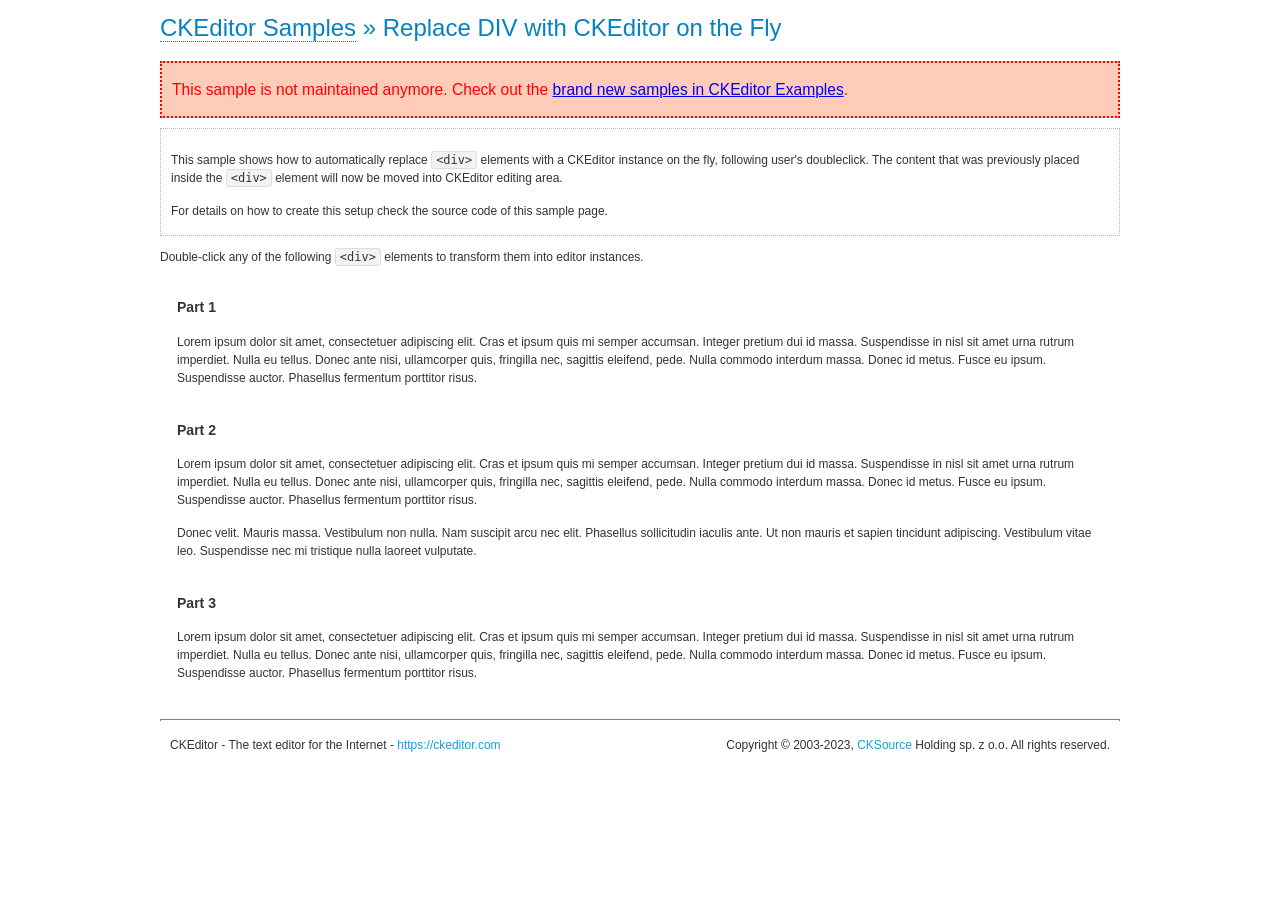
<file: lite-extension/vendor/ckeditor/samples/old/divreplace.html>
<!DOCTYPE html>
<!--
Copyright (c) 2003-2023, CKSource Holding sp. z o.o. All rights reserved.
For licensing, see LICENSE.md or https://ckeditor.com/legal/ckeditor-oss-license
-->
<html lang="en">
<head>
	<meta charset="utf-8">
	<title>Replace DIV &mdash; CKEditor Sample</title>
	<script src="../../ckeditor.js"></script>
	<link href="sample.css" rel="stylesheet">
	<meta name="description" content="Try the latest sample of CKEditor 4 and learn more about customizing your WYSIWYG editor with endless possibilities.">
	<style>

		div.editable
		{
			border: solid 2px transparent;
			padding-left: 15px;
			padding-right: 15px;
		}

		div.editable:hover
		{
			border-color: black;
		}

	</style>
	<script>

		// Uncomment the following code to test the "Timeout Loading Method".
		// CKEDITOR.loadFullCoreTimeout = 5;

		window.onload = function() {
			// Listen to the double click event.
			if ( window.addEventListener )
				document.body.addEventListener( 'dblclick', onDoubleClick, false );
			else if ( window.attachEvent )
				document.body.attachEvent( 'ondblclick', onDoubleClick );

		};

		function onDoubleClick( ev ) {
			// Get the element which fired the event. This is not necessarily the
			// element to which the event has been attached.
			var element = ev.target || ev.srcElement;

			// Find out the div that holds this element.
			var name;

			do {
				element = element.parentNode;
			}
			while ( element && ( name = element.nodeName.toLowerCase() ) &&
				( name != 'div' || element.className.indexOf( 'editable' ) == -1 ) && name != 'body' );

			if ( name == 'div' && element.className.indexOf( 'editable' ) != -1 )
				replaceDiv( element );
		}

		var editor;

		function replaceDiv( div ) {
			if ( editor )
				editor.destroy();

			editor = CKEDITOR.replace( div );
		}

	</script>
</head>
<body>
	<h1 class="samples">
		<a href="index.html">CKEditor Samples</a> &raquo; Replace DIV with CKEditor on the Fly
	</h1>
	<div class="warning deprecated">
		This sample is not maintained anymore. Check out the <a href="https://ckeditor.com/docs/ckeditor4/latest/examples/index.html">brand new samples in CKEditor Examples</a>.
	</div>
	<div class="description">
		<p>
			This sample shows how to automatically replace <code>&lt;div&gt;</code> elements
			with a CKEditor instance on the fly, following user's doubleclick. The content
			that was previously placed inside the <code>&lt;div&gt;</code> element will now
			be moved into CKEditor editing area.
		</p>
		<p>
			For details on how to create this setup check the source code of this sample page.
		</p>
	</div>
	<p>
		Double-click any of the following <code>&lt;div&gt;</code> elements to transform them into
		editor instances.
	</p>
	<div class="editable">
		<h3>
			Part 1
		</h3>
		<p>
			Lorem ipsum dolor sit amet, consectetuer adipiscing elit. Cras et ipsum quis mi
			semper accumsan. Integer pretium dui id massa. Suspendisse in nisl sit amet urna
			rutrum imperdiet. Nulla eu tellus. Donec ante nisi, ullamcorper quis, fringilla
			nec, sagittis eleifend, pede. Nulla commodo interdum massa. Donec id metus. Fusce
			eu ipsum. Suspendisse auctor. Phasellus fermentum porttitor risus.
		</p>
	</div>
	<div class="editable">
		<h3>
			Part 2
		</h3>
		<p>
			Lorem ipsum dolor sit amet, consectetuer adipiscing elit. Cras et ipsum quis mi
			semper accumsan. Integer pretium dui id massa. Suspendisse in nisl sit amet urna
			rutrum imperdiet. Nulla eu tellus. Donec ante nisi, ullamcorper quis, fringilla
			nec, sagittis eleifend, pede. Nulla commodo interdum massa. Donec id metus. Fusce
			eu ipsum. Suspendisse auctor. Phasellus fermentum porttitor risus.
		</p>
		<p>
			Donec velit. Mauris massa. Vestibulum non nulla. Nam suscipit arcu nec elit. Phasellus
			sollicitudin iaculis ante. Ut non mauris et sapien tincidunt adipiscing. Vestibulum
			vitae leo. Suspendisse nec mi tristique nulla laoreet vulputate.
		</p>
	</div>
	<div class="editable">
		<h3>
			Part 3
		</h3>
		<p>
			Lorem ipsum dolor sit amet, consectetuer adipiscing elit. Cras et ipsum quis mi
			semper accumsan. Integer pretium dui id massa. Suspendisse in nisl sit amet urna
			rutrum imperdiet. Nulla eu tellus. Donec ante nisi, ullamcorper quis, fringilla
			nec, sagittis eleifend, pede. Nulla commodo interdum massa. Donec id metus. Fusce
			eu ipsum. Suspendisse auctor. Phasellus fermentum porttitor risus.
		</p>
	</div>
	<div id="footer">
		<hr>
		<p>
			CKEditor - The text editor for the Internet - <a class="samples" href="https://ckeditor.com/">https://ckeditor.com</a>
		</p>
		<p id="copy">
			Copyright &copy; 2003-2023, <a class="samples" href="https://cksource.com/">CKSource</a> Holding sp. z o.o. All rights reserved.
		</p>
	</div>
</body>
</html>
</file>
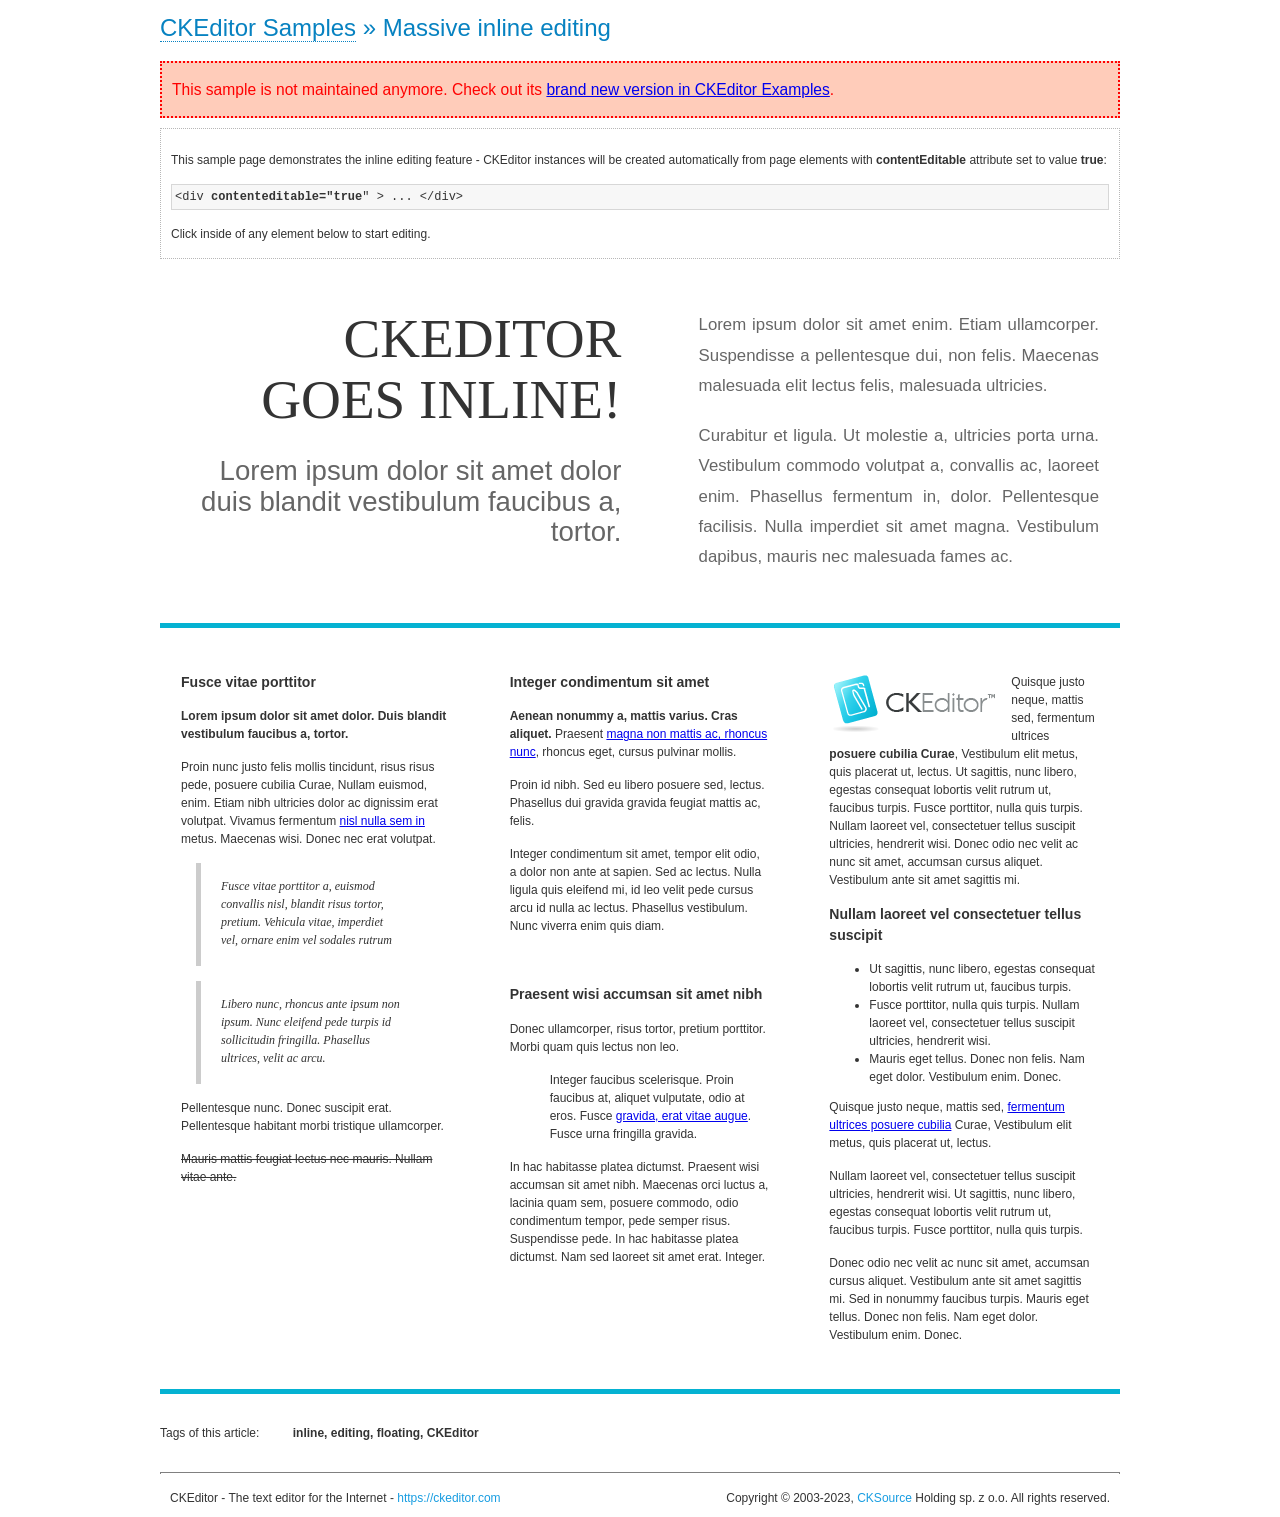
<file: lite-extension/vendor/ckeditor/samples/old/inlineall.html>
<!DOCTYPE html>
<!--
Copyright (c) 2003-2023, CKSource Holding sp. z o.o. All rights reserved.
For licensing, see LICENSE.md or https://ckeditor.com/legal/ckeditor-oss-license
-->
<html lang="en">
<head>
	<meta charset="utf-8">
	<title>Massive inline editing &mdash; CKEditor Sample</title>
	<meta name="description" content="Try the latest sample of CKEditor 4 and learn more about customizing your WYSIWYG editor with endless possibilities.">
	<script src="../../ckeditor.js"></script>
	<script>

		// This code is generally not necessary, but it is here to demonstrate
		// how to customize specific editor instances on the fly. This fits well
		// this demo because we have editable elements (like headers) that
		// require less features.

		// The "instanceCreated" event is fired for every editor instance created.
		CKEDITOR.on( 'instanceCreated', function( event ) {
			var editor = event.editor,
				element = editor.element;

			// Customize editors for headers and tag list.
			// These editors don't need features like smileys, templates, iframes etc.
			if ( element.is( 'h1', 'h2', 'h3' ) || element.getAttribute( 'id' ) == 'taglist' ) {
				// Customize the editor configurations on "configLoaded" event,
				// which is fired after the configuration file loading and
				// execution. This makes it possible to change the
				// configurations before the editor initialization takes place.
				editor.on( 'configLoaded', function() {

					// Remove unnecessary plugins to make the editor simpler.
					editor.config.removePlugins = 'colorbutton,find,font,' +
						'forms,iframe,image,newpage,removeformat,' +
						'smiley,specialchar,stylescombo,templates';

					// Rearrange the layout of the toolbar.
					editor.config.toolbarGroups = [
						{ name: 'editing',		groups: [ 'basicstyles', 'links' ] },
						{ name: 'undo' },
						{ name: 'clipboard',	groups: [ 'selection', 'clipboard' ] },
						{ name: 'about' }
					];
				});
			}
		});

	</script>
	<link href="sample.css" rel="stylesheet">
	<style>

		/* The following styles are just to make the page look nice. */

		/* Workaround to show Arial Black in Firefox. */
		@font-face
		{
			font-family: 'arial-black';
			src: local('Arial Black');
		}

		*[contenteditable="true"]
		{
			padding: 10px;
		}

		#container
		{
			width: 960px;
			margin: 30px auto 0;
		}

		#header
		{
			overflow: hidden;
			padding: 0 0 30px;
			border-bottom: 5px solid #05B2D2;
			position: relative;
		}

		#headerLeft,
		#headerRight
		{
			width: 49%;
			overflow: hidden;
		}

		#headerLeft
		{
			float: left;
			padding: 10px 1px 1px;
		}

		#headerLeft h2,
		#headerLeft h3
		{
			text-align: right;
			margin: 0;
			overflow: hidden;
			font-weight: normal;
		}

		#headerLeft h2
		{
			font-family: "Arial Black",arial-black;
			font-size: 4.6em;
			line-height: 1.1;
			text-transform: uppercase;
		}

		#headerLeft h3
		{
			font-size: 2.3em;
			line-height: 1.1;
			margin: .2em 0 0;
			color: #666;
		}

		#headerRight
		{
			float: right;
			padding: 1px;
		}

		#headerRight p
		{
			line-height: 1.8;
			text-align: justify;
			margin: 0;
		}

		#headerRight p + p
		{
			margin-top: 20px;
		}

		#headerRight > div
		{
			padding: 20px;
			margin: 0 0 0 30px;
			font-size: 1.4em;
			color: #666;
		}

		#columns
		{
			color: #333;
			overflow: hidden;
			padding: 20px 0;
		}

		#columns > div
		{
			float: left;
			width: 33.3%;
		}

		#columns #column1 > div
		{
			margin-left: 1px;
		}

		#columns #column3 > div
		{
			margin-right: 1px;
		}

		#columns > div > div
		{
			margin: 0px 10px;
			padding: 10px 20px;
		}

		#columns blockquote
		{
			margin-left: 15px;
		}

		#tagLine
		{
			border-top: 5px solid #05B2D2;
			padding-top: 20px;
		}

		#taglist {
			display: inline-block;
			margin-left: 20px;
			font-weight: bold;
			margin: 0 0 0 20px;
		}

	</style>
</head>
<body>
<div>
	<h1 class="samples"><a href="index.html">CKEditor Samples</a> &raquo; Massive inline editing</h1>
	<div class="warning deprecated">
		This sample is not maintained anymore. Check out its <a href="https://ckeditor.com/docs/ckeditor4/latest/examples/inline.html">brand new version in CKEditor Examples</a>.
	</div>
	<div class="description">
		<p>This sample page demonstrates the inline editing feature - CKEditor instances will be created automatically from page elements with <strong>contentEditable</strong> attribute set to value <strong>true</strong>:</p>
		<pre class="samples">&lt;div <strong>contenteditable="true</strong>" &gt; ... &lt;/div&gt;</pre>
		<p>Click inside of any element below to start editing.</p>
	</div>
</div>
<div id="container">
	<div id="header">
		<div id="headerLeft">
			<h2 id="sampleTitle" contenteditable="true">
				CKEditor<br> Goes Inline!
			</h2>
			<h3 contenteditable="true">
				Lorem ipsum dolor sit amet dolor duis blandit vestibulum faucibus a, tortor.
			</h3>
		</div>
		<div id="headerRight">
			<div contenteditable="true">
				<p>
					Lorem ipsum dolor sit amet enim. Etiam ullamcorper. Suspendisse a pellentesque dui, non felis. Maecenas malesuada elit lectus felis, malesuada ultricies.
				</p>
				<p>
					Curabitur et ligula. Ut molestie a, ultricies porta urna. Vestibulum commodo volutpat a, convallis ac, laoreet enim. Phasellus fermentum in, dolor. Pellentesque facilisis. Nulla imperdiet sit amet magna. Vestibulum dapibus, mauris nec malesuada fames ac.
				</p>
			</div>
		</div>
	</div>
	<div id="columns">
		<div id="column1">
			<div contenteditable="true">
				<h3>
					Fusce vitae porttitor
				</h3>
				<p>
					<strong>
						Lorem ipsum dolor sit amet dolor. Duis blandit vestibulum faucibus a, tortor.
					</strong>
				</p>
				<p>
					Proin nunc justo felis mollis tincidunt, risus risus pede, posuere cubilia Curae, Nullam euismod, enim. Etiam nibh ultricies dolor ac dignissim erat volutpat. Vivamus fermentum <a href="https://ckeditor.com/">nisl nulla sem in</a> metus. Maecenas wisi. Donec nec erat volutpat.
				</p>
				<blockquote>
					<p>
						Fusce vitae porttitor a, euismod convallis nisl, blandit risus tortor, pretium.
						Vehicula vitae, imperdiet vel, ornare enim vel sodales rutrum
					</p>
				</blockquote>
				<blockquote>
					<p>
						Libero nunc, rhoncus ante ipsum non ipsum. Nunc eleifend pede turpis id sollicitudin fringilla. Phasellus ultrices, velit ac arcu.
					</p>
				</blockquote>
				<p>Pellentesque nunc. Donec suscipit erat. Pellentesque habitant morbi tristique ullamcorper.</p>
				<p><s>Mauris mattis feugiat lectus nec mauris. Nullam vitae ante.</s></p>
			</div>
		</div>
		<div id="column2">
			<div contenteditable="true">
				<h3>
					Integer condimentum sit amet
				</h3>
				<p>
					<strong>Aenean nonummy a, mattis varius. Cras aliquet.</strong>
					Praesent <a href="https://ckeditor.com/">magna non mattis ac, rhoncus nunc</a>, rhoncus eget, cursus pulvinar mollis.</p>
				<p>Proin id nibh. Sed eu libero posuere sed, lectus. Phasellus dui gravida gravida feugiat mattis ac, felis.</p>
				<p>Integer condimentum sit amet, tempor elit odio, a dolor non ante at sapien. Sed ac lectus. Nulla ligula quis eleifend mi, id leo velit pede cursus arcu id nulla ac lectus. Phasellus vestibulum. Nunc viverra enim quis diam.</p>
			</div>
			<div contenteditable="true">
				<h3>
					Praesent wisi accumsan sit amet nibh
				</h3>
				<p>Donec ullamcorper, risus tortor, pretium porttitor. Morbi quam quis lectus non leo.</p>
				<p style="margin-left: 40px; ">Integer faucibus scelerisque. Proin faucibus at, aliquet vulputate, odio at eros. Fusce <a href="https://ckeditor.com/">gravida, erat vitae augue</a>. Fusce urna fringilla gravida.</p>
				<p>In hac habitasse platea dictumst. Praesent wisi accumsan sit amet nibh. Maecenas orci luctus a, lacinia quam sem, posuere commodo, odio condimentum tempor, pede semper risus. Suspendisse pede. In hac habitasse platea dictumst. Nam sed laoreet sit amet erat. Integer.</p>
			</div>
		</div>
		<div id="column3">
			<div contenteditable="true">
				<p>
					<img src="assets/inlineall/logo.png" alt="CKEditor logo" style="float:left">
				</p>
				<p>Quisque justo neque, mattis sed, fermentum ultrices <strong>posuere cubilia Curae</strong>, Vestibulum elit metus, quis placerat ut, lectus. Ut sagittis, nunc libero, egestas consequat lobortis velit rutrum ut, faucibus turpis. Fusce porttitor, nulla quis turpis. Nullam laoreet vel, consectetuer tellus suscipit ultricies, hendrerit wisi. Donec odio nec velit ac nunc sit amet, accumsan cursus aliquet. Vestibulum ante sit amet sagittis mi.</p>
				<h3>
					Nullam laoreet vel consectetuer tellus suscipit
				</h3>
				<ul>
					<li>Ut sagittis, nunc libero, egestas consequat lobortis velit rutrum ut, faucibus turpis.</li>
					<li>Fusce porttitor, nulla quis turpis. Nullam laoreet vel, consectetuer tellus suscipit ultricies, hendrerit wisi.</li>
					<li>Mauris eget tellus. Donec non felis. Nam eget dolor. Vestibulum enim. Donec.</li>
				</ul>
				<p>Quisque justo neque, mattis sed, <a href="https://ckeditor.com/">fermentum ultrices posuere cubilia</a> Curae, Vestibulum elit metus, quis placerat ut, lectus.</p>
				<p>Nullam laoreet vel, consectetuer tellus suscipit ultricies, hendrerit wisi. Ut sagittis, nunc libero, egestas consequat lobortis velit rutrum ut, faucibus turpis. Fusce porttitor, nulla quis turpis.</p>
				<p>Donec odio nec velit ac nunc sit amet, accumsan cursus aliquet. Vestibulum ante sit amet sagittis mi. Sed in nonummy faucibus turpis. Mauris eget tellus. Donec non felis. Nam eget dolor. Vestibulum enim. Donec.</p>
			</div>
		</div>
	</div>
	<div id="tagLine">
		Tags of this article:
		<p id="taglist" contenteditable="true">
			inline, editing, floating, CKEditor
		</p>
	</div>
</div>
<div id="footer">
	<hr>
	<p>
		CKEditor - The text editor for the Internet - <a class="samples" href="https://ckeditor.com/">
			https://ckeditor.com</a>
	</p>
	<p id="copy">
		Copyright &copy; 2003-2023, <a class="samples" href="https://cksource.com/">CKSource</a> Holding sp. z o.o. All rights reserved.
	</p>
</div>
</body>
</html>
</file>
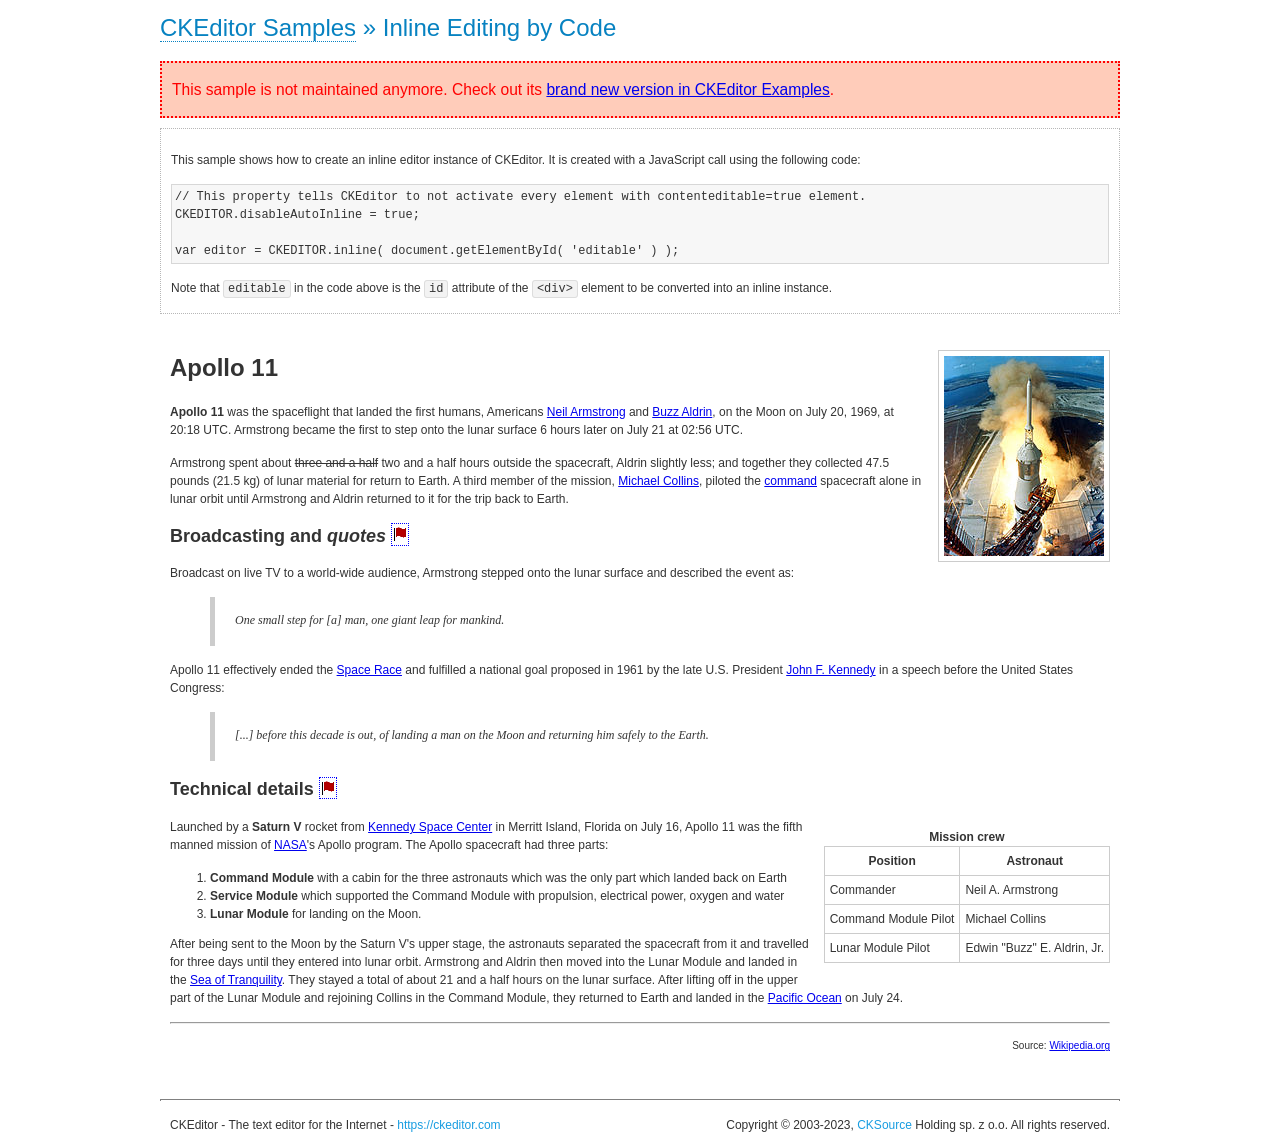
<file: lite-extension/vendor/ckeditor/samples/old/inlinebycode.html>
<!DOCTYPE html>
<!--
Copyright (c) 2003-2023, CKSource Holding sp. z o.o. All rights reserved.
For licensing, see LICENSE.md or https://ckeditor.com/legal/ckeditor-oss-license
-->
<html lang="en">
<head>
	<meta charset="utf-8">
	<title>Inline Editing by Code &mdash; CKEditor Sample</title>
	<script src="../../ckeditor.js"></script>
	<link href="sample.css" rel="stylesheet">
	<meta name="description" content="Try the latest sample of CKEditor 4 and learn more about customizing your WYSIWYG editor with endless possibilities.">
	<style>

		#editable
		{
			padding: 10px;
			float: left;
		}

	</style>
</head>
<body>
	<h1 class="samples">
		<a href="index.html">CKEditor Samples</a> &raquo; Inline Editing by Code
	</h1>
	<div class="warning deprecated">
		This sample is not maintained anymore. Check out its <a href="https://ckeditor.com/docs/ckeditor4/latest/examples/inline.html">brand new version in CKEditor Examples</a>.
	</div>
	<div class="description">
		<p>
			This sample shows how to create an inline editor instance of CKEditor. It is created
			with a JavaScript call using the following code:
		</p>
<pre class="samples">
// This property tells CKEditor to not activate every element with contenteditable=true element.
CKEDITOR.disableAutoInline = true;

var editor = CKEDITOR.inline( document.getElementById( 'editable' ) );
</pre>
		<p>
			Note that <code>editable</code> in the code above is the <code>id</code>
			attribute of the <code>&lt;div&gt;</code> element to be converted into an inline instance.
		</p>
	</div>
	<div id="editable" contenteditable="true">
		<h1><img alt="Saturn V carrying Apollo 11" class="right" src="assets/sample.jpg" /> Apollo 11</h1>

		<p><b>Apollo 11</b> was the spaceflight that landed the first humans, Americans <a href="http://en.wikipedia.org/wiki/Neil_Armstrong" title="Neil Armstrong">Neil Armstrong</a> and <a href="http://en.wikipedia.org/wiki/Buzz_Aldrin" title="Buzz Aldrin">Buzz Aldrin</a>, on the Moon on July 20, 1969, at 20:18 UTC. Armstrong became the first to step onto the lunar surface 6 hours later on July 21 at 02:56 UTC.</p>

		<p>Armstrong spent about <s>three and a half</s> two and a half hours outside the spacecraft, Aldrin slightly less; and together they collected 47.5 pounds (21.5&nbsp;kg) of lunar material for return to Earth. A third member of the mission, <a href="http://en.wikipedia.org/wiki/Michael_Collins_(astronaut)" title="Michael Collins (astronaut)">Michael Collins</a>, piloted the <a href="http://en.wikipedia.org/wiki/Apollo_Command/Service_Module" title="Apollo Command/Service Module">command</a> spacecraft alone in lunar orbit until Armstrong and Aldrin returned to it for the trip back to Earth.</p>

		<h2>Broadcasting and <em>quotes</em> <a id="quotes" name="quotes"></a></h2>

		<p>Broadcast on live TV to a world-wide audience, Armstrong stepped onto the lunar surface and described the event as:</p>

		<blockquote>
			<p>One small step for [a] man, one giant leap for mankind.</p>
		</blockquote>

		<p>Apollo 11 effectively ended the <a href="http://en.wikipedia.org/wiki/Space_Race" title="Space Race">Space Race</a> and fulfilled a national goal proposed in 1961 by the late U.S. President <a href="http://en.wikipedia.org/wiki/John_F._Kennedy" title="John F. Kennedy">John F. Kennedy</a> in a speech before the United States Congress:</p>

		<blockquote>
			<p>[...] before this decade is out, of landing a man on the Moon and returning him safely to the Earth.</p>
		</blockquote>

		<h2>Technical details <a id="tech-details" name="tech-details"></a></h2>

		<table align="right" border="1" bordercolor="#ccc" cellpadding="5" cellspacing="0" style="border-collapse:collapse;margin:10px 0 10px 15px;">
			<caption><strong>Mission crew</strong></caption>
			<thead>
			<tr>
				<th scope="col">Position</th>
				<th scope="col">Astronaut</th>
			</tr>
			</thead>
			<tbody>
			<tr>
				<td>Commander</td>
				<td>Neil A. Armstrong</td>
			</tr>
			<tr>
				<td>Command Module Pilot</td>
				<td>Michael Collins</td>
			</tr>
			<tr>
				<td>Lunar Module Pilot</td>
				<td>Edwin &quot;Buzz&quot; E. Aldrin, Jr.</td>
			</tr>
			</tbody>
		</table>

		<p>Launched by a <strong>Saturn V</strong> rocket from <a href="http://en.wikipedia.org/wiki/Kennedy_Space_Center" title="Kennedy Space Center">Kennedy Space Center</a> in Merritt Island, Florida on July 16, Apollo 11 was the fifth manned mission of <a href="http://en.wikipedia.org/wiki/NASA" title="NASA">NASA</a>&#39;s Apollo program. The Apollo spacecraft had three parts:</p>

		<ol>
			<li><strong>Command Module</strong> with a cabin for the three astronauts which was the only part which landed back on Earth</li>
			<li><strong>Service Module</strong> which supported the Command Module with propulsion, electrical power, oxygen and water</li>
			<li><strong>Lunar Module</strong> for landing on the Moon.</li>
		</ol>

		<p>After being sent to the Moon by the Saturn V&#39;s upper stage, the astronauts separated the spacecraft from it and travelled for three days until they entered into lunar orbit. Armstrong and Aldrin then moved into the Lunar Module and landed in the <a href="http://en.wikipedia.org/wiki/Mare_Tranquillitatis" title="Mare Tranquillitatis">Sea of Tranquility</a>. They stayed a total of about 21 and a half hours on the lunar surface. After lifting off in the upper part of the Lunar Module and rejoining Collins in the Command Module, they returned to Earth and landed in the <a href="http://en.wikipedia.org/wiki/Pacific_Ocean" title="Pacific Ocean">Pacific Ocean</a> on July 24.</p>

		<hr />
		<p style="text-align: right;"><small>Source: <a href="http://en.wikipedia.org/wiki/Apollo_11">Wikipedia.org</a></small></p>
	</div>

	<script>
		// We need to turn off the automatic editor creation first.
		CKEDITOR.disableAutoInline = true;

		var editor = CKEDITOR.inline( 'editable' );
	</script>
	<div id="footer">
		<hr>
		<p contenteditable="true">
			CKEditor - The text editor for the Internet - <a class="samples" href="https://ckeditor.com/">
				https://ckeditor.com</a>
		</p>
		<p id="copy">
			Copyright &copy; 2003-2023, <a class="samples" href="https://cksource.com/">CKSource</a> Holding sp. z o.o. All rights reserved.
		</p>
	</div>
</body>
</html>
</file>
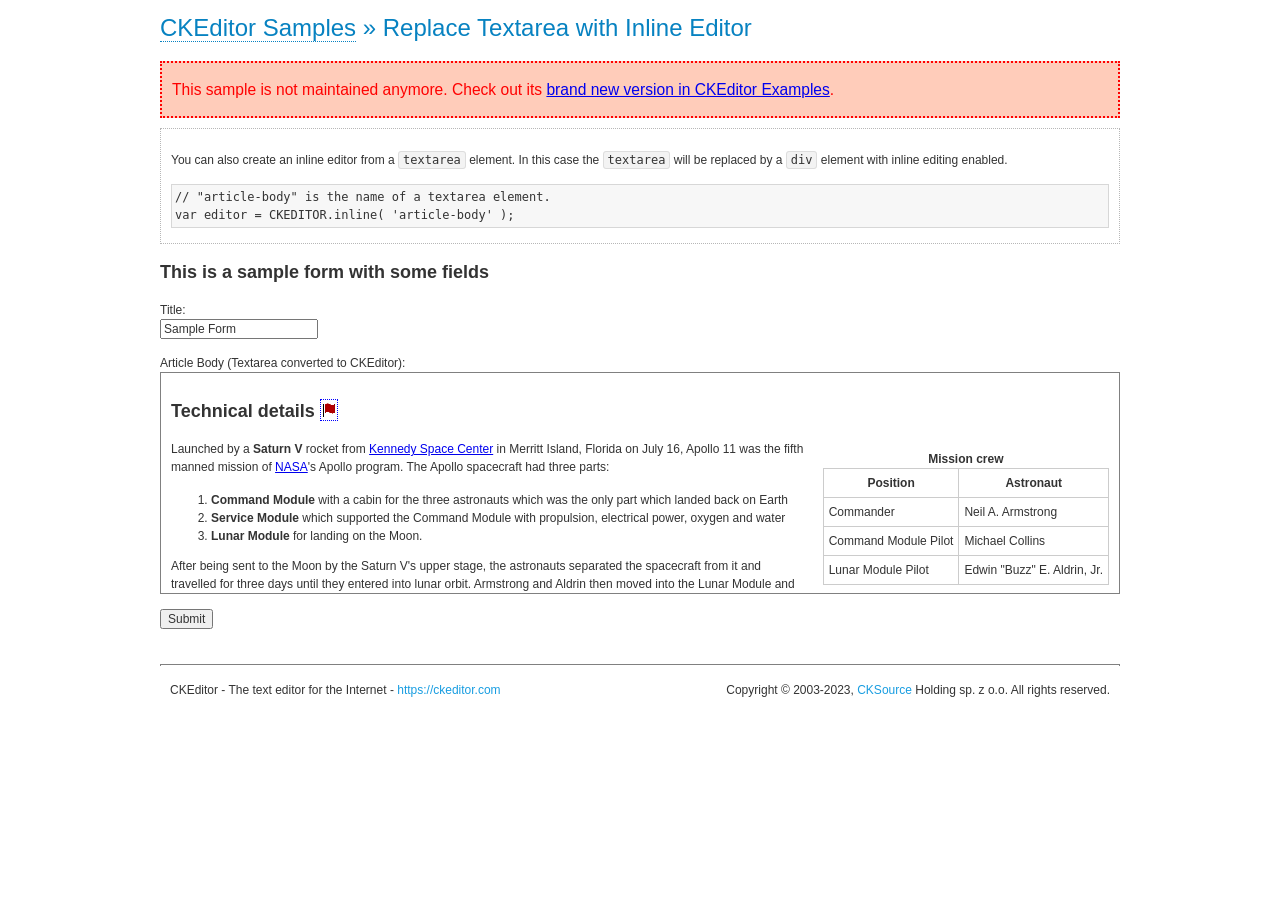
<file: lite-extension/vendor/ckeditor/samples/old/inlinetextarea.html>
<!DOCTYPE html>
<!--
Copyright (c) 2003-2023, CKSource Holding sp. z o.o. All rights reserved.
For licensing, see LICENSE.md or https://ckeditor.com/legal/ckeditor-oss-license
-->
<html lang="en">
<head>
	<meta charset="utf-8">
	<title>Replace Textarea with Inline Editor &mdash; CKEditor Sample</title>
	<script src="../../ckeditor.js"></script>
	<link href="sample.css" rel="stylesheet">
	<meta name="description" content="Try the latest sample of CKEditor 4 and learn more about customizing your WYSIWYG editor with endless possibilities.">
	<style>

		/* Style the CKEditor element to look like a textfield */
		.cke_textarea_inline
		{
			padding: 10px;
			height: 200px;
			overflow: auto;

			border: 1px solid gray;
			-webkit-appearance: textfield;
		}

	</style>
</head>
<body>
	<h1 class="samples">
		<a href="index.html">CKEditor Samples</a> &raquo; Replace Textarea with Inline Editor
	</h1>
	<div class="warning deprecated">
		This sample is not maintained anymore. Check out its <a href="https://ckeditor.com/docs/ckeditor4/latest/examples/inline.html">brand new version in CKEditor Examples</a>.
	</div>
	<div class="description">
		<p>
			You can also create an inline editor from a <code>textarea</code>
			element. In this case the <code>textarea</code> will be replaced
			by a <code>div</code> element with inline editing enabled.
		</p>
<pre class="samples">
// "article-body" is the name of a textarea element.
var editor = CKEDITOR.inline( 'article-body' );
</pre>
	</div>
	<form action="sample_posteddata.php" method="post">
		<h2>This is a sample form with some fields</h2>
		<p>
			Title:<br>
			<input type="text" name="title" value="Sample Form"></p>
		<p>
			Article Body (Textarea converted to CKEditor):<br>
			<textarea name="article-body" style="height: 200px">
				&lt;h2&gt;Technical details &lt;a id="tech-details" name="tech-details"&gt;&lt;/a&gt;&lt;/h2&gt;

				&lt;table align="right" border="1" bordercolor="#ccc" cellpadding="5" cellspacing="0" style="border-collapse:collapse;margin:10px 0 10px 15px;"&gt;
					&lt;caption&gt;&lt;strong&gt;Mission crew&lt;/strong&gt;&lt;/caption&gt;
					&lt;thead&gt;
					&lt;tr&gt;
						&lt;th scope="col"&gt;Position&lt;/th&gt;
						&lt;th scope="col"&gt;Astronaut&lt;/th&gt;
					&lt;/tr&gt;
					&lt;/thead&gt;
					&lt;tbody&gt;
					&lt;tr&gt;
						&lt;td&gt;Commander&lt;/td&gt;
						&lt;td&gt;Neil A. Armstrong&lt;/td&gt;
					&lt;/tr&gt;
					&lt;tr&gt;
						&lt;td&gt;Command Module Pilot&lt;/td&gt;
						&lt;td&gt;Michael Collins&lt;/td&gt;
					&lt;/tr&gt;
					&lt;tr&gt;
						&lt;td&gt;Lunar Module Pilot&lt;/td&gt;
						&lt;td&gt;Edwin &quot;Buzz&quot; E. Aldrin, Jr.&lt;/td&gt;
					&lt;/tr&gt;
					&lt;/tbody&gt;
				&lt;/table&gt;

				&lt;p&gt;Launched by a &lt;strong&gt;Saturn V&lt;/strong&gt; rocket from &lt;a href="http://en.wikipedia.org/wiki/Kennedy_Space_Center" title="Kennedy Space Center"&gt;Kennedy Space Center&lt;/a&gt; in Merritt Island, Florida on July 16, Apollo 11 was the fifth manned mission of &lt;a href="http://en.wikipedia.org/wiki/NASA" title="NASA"&gt;NASA&lt;/a&gt;&#39;s Apollo program. The Apollo spacecraft had three parts:&lt;/p&gt;

				&lt;ol&gt;
					&lt;li&gt;&lt;strong&gt;Command Module&lt;/strong&gt; with a cabin for the three astronauts which was the only part which landed back on Earth&lt;/li&gt;
					&lt;li&gt;&lt;strong&gt;Service Module&lt;/strong&gt; which supported the Command Module with propulsion, electrical power, oxygen and water&lt;/li&gt;
					&lt;li&gt;&lt;strong&gt;Lunar Module&lt;/strong&gt; for landing on the Moon.&lt;/li&gt;
				&lt;/ol&gt;

				&lt;p&gt;After being sent to the Moon by the Saturn V&#39;s upper stage, the astronauts separated the spacecraft from it and travelled for three days until they entered into lunar orbit. Armstrong and Aldrin then moved into the Lunar Module and landed in the &lt;a href="http://en.wikipedia.org/wiki/Mare_Tranquillitatis" title="Mare Tranquillitatis"&gt;Sea of Tranquility&lt;/a&gt;. They stayed a total of about 21 and a half hours on the lunar surface. After lifting off in the upper part of the Lunar Module and rejoining Collins in the Command Module, they returned to Earth and landed in the &lt;a href="http://en.wikipedia.org/wiki/Pacific_Ocean" title="Pacific Ocean"&gt;Pacific Ocean&lt;/a&gt; on July 24.&lt;/p&gt;

				&lt;hr /&gt;
				&lt;p style="text-align: right;"&gt;&lt;small&gt;Source: &lt;a href="http://en.wikipedia.org/wiki/Apollo_11"&gt;Wikipedia.org&lt;/a&gt;&lt;/small&gt;&lt;/p&gt;
			</textarea>
		</p>
		<p>
			<input type="submit" value="Submit">
		</p>
	</form>

	<script>
		CKEDITOR.inline( 'article-body' );
	</script>
	<div id="footer">
		<hr>
		<p>
			CKEditor - The text editor for the Internet - <a class="samples" href="https://ckeditor.com/">
				https://ckeditor.com</a>
		</p>
		<p id="copy">
			Copyright &copy; 2003-2023, <a class="samples" href="https://cksource.com/">CKSource</a> Holding sp. z o.o. All rights reserved.
		</p>
	</div>
</body>
</html>
</file>
<file: docs/assets/guide.css>
:root{--navy:#304d74;--navy-deep:#203b60;--blue:#3478f6;--blue-soft:#edf4ff;--ink:#183253;--text:#425b78;--line:#d6e0ec;--surface:#f5f7fa;--white:#fff;--shadow:0 16px 50px rgba(24,50,83,.12)}*{box-sizing:border-box}html{scroll-behavior:smooth;scroll-padding-top:92px}body{margin:0;color:var(--text);font:15px/1.72 "Pretendard","Noto Sans KR","Malgun Gothic",sans-serif;background:#fff}.skip-link{position:fixed;left:16px;top:-60px;z-index:99;padding:10px 16px;background:#fff;color:var(--navy);border-radius:6px}.skip-link:focus{top:12px}.topbar{position:sticky;top:0;z-index:20;height:74px;display:flex;align-items:center;justify-content:space-between;padding:0 38px;background:var(--navy);box-shadow:0 2px 0 rgba(0,0,0,.08)}.brand img{display:block;width:min(390px,42vw);height:48px;object-fit:contain;object-position:left center}.top-actions{display:flex;align-items:center;gap:20px}.version{color:#dbe7f6;font-weight:700}.button{display:inline-flex;align-items:center;justify-content:center;min-height:42px;padding:0 18px;border:1px solid transparent;border-radius:4px;text-decoration:none;font-weight:800;transition:.18s ease}.button:hover{transform:translateY(-1px)}.button-light{background:#fff;color:var(--navy)}.button-primary{background:var(--blue);color:#fff;box-shadow:0 8px 24px rgba(52,120,246,.24)}.button-outline{border-color:#a8bdd7;color:var(--navy);background:#fff}.page{display:grid;grid-template-columns:248px minmax(0,1fr);max-width:1500px;margin:auto}.sidebar{position:sticky;top:74px;height:calc(100vh - 74px);padding:34px 24px;border-right:1px solid var(--line);background:#fbfcfe}.sidebar-label,.eyebrow,.section-heading>span{color:var(--blue);font-size:12px;letter-spacing:.16em;font-weight:900}.sidebar nav{display:grid;gap:4px;margin-top:18px}.sidebar nav a{padding:9px 12px;border-left:3px solid transparent;color:#5e7189;text-decoration:none;font-weight:650}.sidebar nav a:hover,.sidebar nav a.active{color:var(--navy);border-left-color:var(--blue);background:var(--blue-soft)}.sidebar-card{position:absolute;bottom:28px;left:24px;right:24px;padding:16px;background:var(--navy);color:#dce8f7}.sidebar-card span{display:block;font-size:12px}.sidebar-card strong{display:block;margin:2px 0 10px;color:#fff;font-size:23px}.sidebar-card a{color:#fff;font-size:13px}main{min-width:0}.hero{display:grid;grid-template-columns:minmax(0,.9fr) minmax(360px,1.1fr);gap:56px;align-items:center;min-height:660px;padding:74px clamp(36px,6vw,96px);background:linear-gradient(135deg,#f5f8fc 0%,#fff 58%);overflow:hidden}.hero h1{margin:14px 0 22px;color:var(--ink);font-size:clamp(40px,5vw,72px);line-height:1.08;letter-spacing:-.04em}.hero h1 span{color:var(--blue)}.lead{max-width:650px;font-size:18px;line-height:1.8}.hero-actions{display:flex;gap:10px;margin-top:30px}.hero-meta{display:flex;gap:8px;margin-top:22px}.hero-meta span{padding:4px 10px;border-radius:99px;background:#e9eef5;color:#526a84;font-size:12px;font-weight:800}.app-shot{position:relative;margin:0;filter:drop-shadow(0 25px 30px rgba(31,58,92,.18))}.app-shot img{display:block;width:100%;max-height:560px;object-fit:cover;object-position:top;border:8px solid #fff;border-radius:7px}.app-shot figcaption{position:absolute;right:16px;bottom:16px;padding:6px 10px;background:rgba(32,59,96,.88);color:#fff;font-size:12px}.section{padding:86px clamp(36px,7vw,108px);border-top:1px solid #edf1f5}.section:nth-of-type(even){background:var(--surface)}.section-heading{max-width:780px;margin-bottom:36px}.section-heading h2{margin:7px 0 10px;color:var(--ink);font-size:36px;line-height:1.3;letter-spacing:-.025em}.section-heading p{font-size:17px}.step-grid{display:grid;grid-template-columns:repeat(3,1fr);gap:18px}.step-card{padding:28px;border:1px solid var(--line);background:#fff;box-shadow:0 8px 28px rgba(24,50,83,.06)}.step-card b{color:var(--blue);font-size:14px}.step-card h3{color:var(--ink);font-size:20px}.step-card a{color:var(--blue);font-weight:800;text-decoration:none}.two-column{display:grid;grid-template-columns:1.5fr .8fr;gap:22px}.content-card,.notice{padding:28px;background:#fff;border:1px solid var(--line)}.number-list{list-style:none;margin:0;padding:0;counter-reset:item}.number-list li{position:relative;padding:0 0 24px 46px;counter-increment:item}.number-list li:last-child{padding-bottom:0}.number-list li:before{content:counter(item);position:absolute;left:0;top:0;width:30px;height:30px;display:grid;place-items:center;background:var(--blue);color:#fff;font-weight:900}.number-list b,.number-list span{display:block}.number-list b{color:var(--ink);font-size:17px}.number-list span{margin-top:4px}.notice{border-left:4px solid var(--blue);background:var(--blue-soft)}.notice.warning{border-left-color:#f09a35;background:#fff9ef}.notice strong{color:var(--ink);font-size:17px}.feature-image{margin:0 0 30px;background:#fff;border:1px solid var(--line);box-shadow:var(--shadow)}.feature-image img{display:block;width:100%}.feature-image figcaption{padding:14px 18px;border-top:1px solid var(--line);font-size:13px}.info-grid{display:grid;grid-template-columns:repeat(3,1fr);gap:16px}.info-grid article{padding:22px;background:var(--navy);color:#dce6f2}.info-grid h3{margin:0 0 8px;color:#fff}.info-grid p{margin:0}.checklist{display:grid;grid-template-columns:repeat(3,1fr);gap:16px}.checklist>div{padding:20px;border-top:3px solid var(--blue);background:#fff}.checklist b{color:var(--ink)}.checklist p{margin-bottom:0}.editor-layout{display:grid;grid-template-columns:1.4fr .8fr;gap:24px}.toolbar-demo{border:1px solid var(--line);background:#fff}.fake-toolbar{display:flex;align-items:center;gap:5px;padding:9px;border-bottom:1px solid var(--line);background:#eef3f9}.fake-toolbar button,.fake-toolbar .size{height:32px;min-width:34px;padding:6px 9px;border:1px solid #c6d3e2;background:#fff;color:var(--navy)}.fake-toolbar label{margin-left:auto;font-size:13px}.fake-editor{min-height:170px;padding:22px;color:var(--ink)}.fake-editor a{color:var(--blue)}.centered{text-align:center}.editor-list{padding:20px 26px;background:var(--navy);color:#dce6f2}.editor-list h3{margin-top:0;color:#fff}.editor-list li{margin:7px 0}.editor-layout+.notice{margin-top:18px}.flow{display:grid;grid-template-columns:repeat(7,auto);gap:12px;align-items:center}.flow div{height:100%;padding:20px;background:#fff;border:1px solid var(--line)}.flow span{display:grid;place-items:center;width:28px;height:28px;background:var(--blue);color:#fff;font-weight:900}.flow b{display:block;margin-top:12px;color:var(--ink)}.flow i{color:var(--blue);font-size:24px}.file-table{border-top:2px solid var(--navy)}.file-table div{display:grid;grid-template-columns:minmax(260px,.8fr) 1.2fr;gap:20px;padding:17px;border-bottom:1px solid var(--line)}code{padding:2px 5px;background:#edf2f7;color:#224a7a;border-radius:3px}.muted{margin-top:20px;color:#6e8095}.faq{display:grid;gap:10px}.faq details{border:1px solid var(--line);background:#fff}.faq summary{padding:18px 20px;color:var(--ink);font-weight:800;cursor:pointer}.faq p{margin:0;padding:0 20px 18px}.shortcut-grid{display:grid;grid-template-columns:repeat(3,1fr);gap:10px}kbd{display:flex;justify-content:space-between;padding:14px 16px;border:1px solid var(--line);border-bottom:3px solid #b9c8d9;background:#fff;color:var(--ink);font:800 14px/1.4 inherit}kbd small{color:#76889c;font-weight:600}footer{display:flex;align-items:center;gap:14px;padding:36px clamp(36px,7vw,108px);background:#203b60;color:#dce6f2}footer img{width:44px;height:44px;border-radius:50%}footer strong{color:#fff}footer p{margin:3px 0 0;font-size:12px;line-height:1.6}footer a{margin-left:auto;color:#fff;font-weight:800;text-decoration:none}@media(max-width:1050px){.page{grid-template-columns:1fr}.sidebar{display:none}.hero{grid-template-columns:1fr;min-height:auto}.app-shot img{max-height:480px}.flow{grid-template-columns:1fr}.flow i{transform:rotate(90deg);text-align:center}.step-grid,.info-grid,.checklist{grid-template-columns:1fr}.two-column,.editor-layout{grid-template-columns:1fr}}@media(max-width:680px){.topbar{height:64px;padding:0 16px}.brand img{width:210px;height:38px}.version{display:none}.button-light{padding:0 12px;font-size:12px}.hero,.section{padding:50px 20px}.hero h1{font-size:40px}.hero-actions{align-items:stretch;flex-direction:column}.hero-meta{flex-wrap:wrap}.section-heading h2{font-size:30px}.app-shot img{max-height:360px}.shortcut-grid{grid-template-columns:1fr}.file-table div{grid-template-columns:1fr;gap:6px}footer{padding:28px 20px;align-items:flex-start;flex-wrap:wrap}footer a{width:100%;margin:8px 0 0}.fake-toolbar{flex-wrap:wrap}.fake-toolbar label{margin-left:0}}
</file>
<file: docs/assets/post-preview.css>
.post-preview {
  margin: 0 0 30px;
  padding: 30px;
  border: 1px solid #d6e0ec;
  background: #fff;
  box-shadow: 0 16px 50px rgba(24, 50, 83, .12);
  color: #183253;
}

.preview-row { margin-bottom: 18px; }
.preview-row > label,
.preview-title label {
  display: block;
  margin-bottom: 7px;
  color: #183253;
  font-size: 14px;
  font-weight: 700;
}

.preview-row label small { color: #71849a; font-weight: 500; }
.preview-control { display: grid; grid-template-columns: minmax(0, 1fr) 118px; gap: 12px; }
.preview-control > span,
.preview-input {
  display: block;
  min-height: 39px;
  padding: 8px 11px;
  overflow: hidden;
  border: 1px solid #aebac8;
  background: #fff;
  color: #1d3656;
  white-space: nowrap;
  text-overflow: ellipsis;
}

.preview-control button {
  border: 0;
  background: #edf2f8;
  color: #304d74;
  font: 700 13px inherit;
}

.preview-title { display: grid; grid-template-columns: minmax(0, 1fr) 118px; gap: 12px; }
.preview-editor { border: 1px solid #b9c8d9; background: #fff; }
.preview-toolbar {
  display: flex;
  align-items: center;
  gap: 5px;
  min-height: 48px;
  padding: 7px 9px;
  border-bottom: 1px solid #cbd7e4;
  background: #eef3f9;
}

.preview-size,
.preview-tool {
  display: inline-grid;
  place-items: center;
  height: 32px;
  border: 1px solid #c3d0df;
  background: #fff;
  color: #304d74;
}

.preview-size { grid-auto-flow: column; gap: 12px; min-width: 82px; padding: 0 9px; }
.preview-size i { font-style: normal; font-size: 11px; }
.preview-tool { width: 34px; font-size: 15px; }
.preview-divider { width: 1px; height: 24px; margin: 0 4px; background: #c7d3e1; }
.preview-html { margin-left: auto; padding: 0 8px; color: #304d74; font-size: 13px; font-weight: 700; }
.preview-body { min-height: 150px; padding: 22px; color: #314b69; line-height: 1.75; }
.preview-body p { margin: 0 0 10px; }
.preview-tags {
  display: flex;
  align-items: center;
  flex-wrap: wrap;
  gap: 6px;
  min-height: 42px;
  padding: 6px 8px;
  border: 1px solid #aebac8;
}

.preview-tags span { padding: 3px 7px; border-radius: 3px; background: #6c6f73; color: #fff; font-size: 12px; font-weight: 700; }
.preview-tags b { margin-left: 2px; font-size: 12px; }
.preview-caption { margin: 18px -30px -30px; padding: 13px 30px; border-top: 1px solid #d6e0ec; color: #59718c; font-size: 13px; }

/* 대표 화면은 실제 프로그램 전체 구성이 보이도록 자르지 않습니다. */
.app-shot { display: flex; justify-content: center; }
.app-shot img {
  width: auto;
  max-width: 100%;
  max-height: 620px;
  object-fit: contain;
  object-position: center;
}

@media (max-width: 680px) {
  .post-preview { padding: 18px; }
  .preview-control,
  .preview-title { grid-template-columns: 1fr; }
  .preview-control button { min-height: 39px; }
  .preview-toolbar { flex-wrap: wrap; }
  .preview-html { margin-left: 0; }
  .preview-caption { margin: 18px -18px -18px; padding: 13px 18px; }
}
</file>
<file: lite-extension/vendor/ckeditor/samples/css/samples.css>
/**
 * @license Copyright (c) 2003-2023, CKSource Holding sp. z o.o. All rights reserved.
 * For licensing, see LICENSE.md or https://ckeditor.com/legal/ckeditor-oss-license
 */
@media (max-width: 900px) {
  .global-is-mobile-hidden {
    display: none !important;
  }
}
article,
aside,
details,
figcaption,
figure,
footer,
header,
hgroup,
main,
menu,
nav,
section {
  display: block;
}
body,
html {
  margin: 0;
  padding: 0;
  font: 16px / 1.8 Arial, 'Helvetica Neue', Helvetica, sans-serif;
  font-weight: 300;
  color: #575757;
}
.grid-width-10 {
  width: 10%;
}
.grid-width-20 {
  width: 20%;
}
.grid-width-30 {
  width: 30%;
}
.grid-width-40 {
  width: 40%;
}
.grid-width-50 {
  width: 50%;
}
.grid-width-60 {
  width: 60%;
}
.grid-width-70 {
  width: 70%;
}
.grid-width-80 {
  width: 80%;
}
.grid-width-90 {
  width: 90%;
}
.grid-width-100 {
  width: 100%;
}
@media (max-width: 900px) {
  .grid-width-10,
  .grid-width-20,
  .grid-width-30,
  .grid-width-40,
  .grid-width-50,
  .grid-width-60,
  .grid-width-70,
  .grid-width-80,
  .grid-width-90,
  .grid-width-100 {
    width: 100%;
  }
}
*[class*="grid-width"] {
  -webkit-box-sizing: border-box;
  -moz-box-sizing: border-box;
  box-sizing: border-box;
  padding-left: 4%;
  padding-right: 4%;
  float: left;
}
*[class*="grid-width"]:after,
.grid-container:after,
*[class*="grid-width"]:before,
.grid-container:before {
  content: '';
  display: block;
  overflow: hidden;
  visibility: hidden;
  font-size: 0;
  line-height: 0;
  width: 0;
  height: 0;
}
*[class*="grid-width"]:after,
.grid-container:after {
  clear: both;
}
.grid-container {
  -webkit-box-sizing: border-box;
  -moz-box-sizing: border-box;
  box-sizing: border-box;
  margin-left: auto;
  margin-right: auto;
}
.grid-container-nested *[class*="grid-width"]:first-child {
  padding-left: 0;
}
.grid-container-nested *[class*="grid-width"]:last-child {
  padding-right: 0;
}
@media (max-width: 900px) {
  .grid-container-nested *[class*="grid-width"]:first-child {
    padding-left: 4%;
  }
  .grid-container-nested *[class*="grid-width"]:last-child {
    padding-right: 4%;
  }
}
.header-a {
  min-height: 140px;
  overflow: hidden;
}
.header-a .header-a-logo {
  margin: 40px 0 0;
}
@media (max-width: 900px) {
  .header-a .header-a-logo {
    text-align: center;
  }
}
.header-a .header-a-logo img {
  border: transparent;
}
.navigation-a {
  height: 30px;
  background: #3D3D3D;
  position: absolute;
  left: 0;
  right: 0;
  top: 0;
  padding: 0;
  overflow: hidden;
}
@media (max-width: 900px) {
  .navigation-a {
    text-align: center;
  }
}
.navigation-a ul {
  list-style: none;
  margin: 0;
  overflow: hidden;
}
.navigation-a ul li,
.navigation-a ul li a {
  display: inline-block;
}
@media (max-width: 900px) {
  .navigation-a ul {
    width: auto;
    text-overflow: ellipsis;
    white-space: nowrap;
    display: inline-block;
    float: none;
  }
  .navigation-a ul:before,
  .navigation-a ul:after {
    display: none;
  }
}
.navigation-a ul.navigation-a-left {
  text-align: left;
}
@media (max-width: 900px) {
  .navigation-a ul.navigation-a-left {
    padding-right: 0;
  }
}
.navigation-a ul.navigation-a-right {
  text-align: right;
}
@media (max-width: 900px) {
  .navigation-a ul.navigation-a-right {
    padding-left: 23px;
  }
}
.navigation-a ul li + li {
  margin-left: 23px;
}
.navigation-a ul li a {
  font-size: 10px;
  font-size: 0.625rem;
  line-height: 18px;
  line-height: 1.13rem;
  line-height: 30px;
  float: left;
  color: #ddd;
  font-weight: bold;
  text-decoration: none;
  text-transform: uppercase;
}
.navigation-a ul li a:hover {
  cursor: pointer;
  color: #fff;
}
.icon-navigation-a-github:before,
.icon-navigation-a-github:after {
  background-image: url("[data-uri]");
}
.navigation-b {
  text-align: right;
  margin: 52px 0 0;
  overflow: visible;
}
@media (max-width: 900px) {
  .navigation-b {
    text-align: center;
    margin-top: 20px;
    padding: 0;
  }
}
.navigation-b ul {
  padding: 0;
  list-style: none;
  margin: 0;
  overflow: visible;
}
.navigation-b ul li,
.navigation-b ul li a {
  display: inline-block;
}
@media (max-width: 900px) {
  .navigation-b ul {
    display: table;
    width: 100%;
    padding-bottom: 1.5em;
  }
}
@media (max-width: 900px) {
  .navigation-b ul li {
    display: table-row;
  }
}
.navigation-b ul li + li {
  margin-left: 20px;
}
@media (max-width: 900px) {
  .navigation-b ul li + li {
    margin-left: 0;
  }
}
.navigation-b ul li a {
  -webkit-box-sizing: border-box;
  -moz-box-sizing: border-box;
  box-sizing: border-box;
  text-transform: uppercase;
  text-decoration: none;
  outline: none;
}
@media (max-width: 900px) {
  .navigation-b ul li a {
    width: 100%;
    -webkit-border-radius: 0;
    -webkit-background-clip: padding-box;
    -moz-border-radius: 0;
    -moz-background-clip: padding;
    border-radius: 0;
    background-clip: padding-box;
  }
}
.footer-a {
  font-size: 13px;
  font-size: 0.8125rem;
  line-height: 23.4px;
  line-height: 1.46rem;
  padding-top: 2.25em;
  padding-bottom: 2.25em;
  overflow: hidden;
  color: #8a8a8a;
}
.footer-a a {
  color: #0287D0;
  text-decoration: none;
  border-bottom: 1px dotted #0287D0;
}
.footer-a a:hover {
  color: #0277b7;
}
.footer-a p {
  margin: 0;
  display: inline-block;
  text-align: center;
}
.content {
  font-size: 14px;
  font-size: 0.875rem;
  line-height: 25.2px;
  line-height: 1.57rem;
  overflow: hidden;
  padding-top: 1.5em;
  padding-bottom: 1.5em;
}
.content p {
  margin: 0.75em 0;
}
.content ul,
.content ol,
.content pre,
.content blockquote,
.content textarea:not([class^="cke"]),
.content .cke {
  margin: 1.875em 0;
}
.content code,
.content kbd {
  -webkit-border-radius: 3px;
  -webkit-background-clip: padding-box;
  -moz-border-radius: 3px;
  -moz-background-clip: padding;
  border-radius: 3px;
  background-clip: padding-box;
  padding: 3px 4px;
}
.content pre,
.content code,
.content kbd,
.content blockquote {
  background: #f5f5f5;
}
.content blockquote,
.content pre {
  background: none;
  border-left: 4px solid #0287D0;
  padding: 1.5em 2.25em;
}
.content p a,
.content ul a,
.content ol a,
.content blockquote a,
.content h1 a,
.content h2 a,
.content h3 a,
.content h4 a,
.content h5 a {
  color: #0287D0;
  text-decoration: none;
  border-bottom: 1px dotted #0287D0;
}
.content p a:hover,
.content ul a:hover,
.content ol a:hover,
.content blockquote a:hover,
.content h1 a:hover,
.content h2 a:hover,
.content h3 a:hover,
.content h4 a:hover,
.content h5 a:hover {
  color: #0277b7;
}
.content h1,
.content h2,
.content h3,
.content h4,
.content h5 {
  color: #000;
  font-weight: 100;
}
.content h1 code,
.content h2 code,
.content h3 code,
.content h4 code,
.content h5 code,
.content h1 kbd,
.content h2 kbd,
.content h3 kbd,
.content h4 kbd,
.content h5 kbd {
  font-size: inherit;
}
.content h1 a.content-heading-anchor,
.content h2 a.content-heading-anchor,
.content h3 a.content-heading-anchor,
.content h4 a.content-heading-anchor,
.content h5 a.content-heading-anchor {
  font-weight: 100;
  vertical-align: middle;
  opacity: 0;
  border: 0;
}
.content h1:hover a.content-heading-anchor,
.content h2:hover a.content-heading-anchor,
.content h3:hover a.content-heading-anchor,
.content h4:hover a.content-heading-anchor,
.content h5:hover a.content-heading-anchor {
  opacity: 1;
}
.content h1:target a,
.content h2:target a,
.content h3:target a,
.content h4:target a,
.content h5:target a {
  -webkit-animation: targetLinkOpacity 0.5s linear alternate;
  -moz-animation: targetLinkOpacity 0.5s linear alternate;
  -o-animation: targetLinkOpacity 0.5s linear alternate;
  animation: targetLinkOpacity 0.5s linear alternate;
  opacity: 1;
}
.content input,
.content select,
.content textarea:not([class^="cke"]) {
  -webkit-border-radius: 3px;
  -webkit-background-clip: padding-box;
  -moz-border-radius: 3px;
  -moz-background-clip: padding;
  border-radius: 3px;
  background-clip: padding-box;
  -webkit-box-shadow: inset 0 1px 1px rgba(0, 0, 0, 0.08);
  -moz-box-shadow: inset 0 1px 1px rgba(0, 0, 0, 0.08);
  box-shadow: inset 0 1px 1px rgba(0, 0, 0, 0.08);
  font: inherit;
  color: inherit;
  border: 1px solid #D9D9D9;
  padding: .2em .5em;
}
.content input:focus,
.content select:focus,
.content textarea:not([class^="cke"]):focus {
  border-color: #66afe9;
  outline: 0;
  -webkit-box-shadow: inset 0 1px 1px rgba(0, 0, 0, 0.08), 0 0 8px #93c6ef;
  -moz-box-shadow: inset 0 1px 1px rgba(0, 0, 0, 0.08), 0 0 8px #93c6ef;
  box-shadow: inset 0 1px 1px rgba(0, 0, 0, 0.08), 0 0 8px #93c6ef;
}
.content abbr {
  border-bottom: 1px dotted #666;
  cursor: pointer;
}
.content blockquote {
  font-style: italic;
  font-family: Georgia, Times, "Times New Roman", serif;
  font-size: 16px;
  font-size: 1rem;
  line-height: 28.8px;
  line-height: 1.8rem;
}
.content em {
  font-style: italic;
}
.content h1 {
  font-size: 36px;
  font-size: 2.25rem;
  line-height: 64.8px;
  line-height: 4.05rem;
  margin: 1.125em 0 0;
}
.content h2 {
  font-size: 27.2px;
  font-size: 1.7rem;
  line-height: 48.96px;
  line-height: 3.06rem;
  margin: 0.9em 0 0;
}
.content h3 {
  font-size: 24px;
  font-size: 1.5rem;
  line-height: 43.2px;
  line-height: 2.7rem;
  font-weight: 500;
  margin: 0.75em 0 0;
}
.content h4 {
  font-size: 19.2px;
  font-size: 1.2rem;
  line-height: 34.56px;
  line-height: 2.16rem;
  font-weight: 500;
  margin: 0.75em 0 0;
}
.content h5 {
  font-size: 17.6px;
  font-size: 1.1rem;
  line-height: 31.68px;
  line-height: 1.98rem;
  font-weight: 500;
  margin: 0.75em 0 0;
}
.content hr {
  border: 0;
  border-top: 4px solid #D9D9D9;
  margin: 1.5em 0;
}
.content input[type="text"] {
  height: 1.8em;
  line-height: 1.8em;
}
.content input[type="button"] {
  -webkit-appearance: button;
  -moz-appearance: button;
  appearance: button;
}
.content kbd {
  font-size: 12px;
  font-size: 0.75rem;
  line-height: 21.6px;
  line-height: 1.35rem;
  font-family: Arial, 'Helvetica Neue', Helvetica, sans-serif;
  padding: 2px 6px;
  -webkit-box-shadow: 0 0 4px #fff inset, 0 2px 0 #D9D9D9;
  -moz-box-shadow: 0 0 4px #fff inset, 0 2px 0 #D9D9D9;
  box-shadow: 0 0 4px #fff inset, 0 2px 0 #D9D9D9;
}
.content p img {
  vertical-align: middle;
}
.content p pre {
  padding: 1.5em;
}
.content pre {
  padding: 0;
  border: 0;
  tab-size: 4;
  -o-tab-size: 4;
  -moz-tab-size: 4;
}
.content pre,
.content code {
  font-size: 11.89px;
  font-size: 0.743rem;
  line-height: 21.4px;
  line-height: 1.34rem;
  font-family: Consolas, Menlo, Monaco, Lucida Console, Liberation Mono, DejaVu Sans Mono, Bitstream Vera Sans Mono, Courier New, monospace, serif;
}
.content pre a,
.content code a {
  border: 0;
}
.content pre code {
  padding: 0.75em;
  display: block;
}
.content strong {
  color: #000;
}
.content ul ul,
.content ol ul,
.content ul ol,
.content ol ol {
  margin: 0.75em 0;
}
.content ul li,
.content ol li {
  font-size: 14px;
  font-size: 0.875rem;
  line-height: 30.24px;
  line-height: 1.89rem;
}
.content textarea:not([class^="cke"]) {
  width: 100%;
}
.content div.todo {
  border: 2px dotted #444;
  padding: 10px;
  margin: 60px 0 10px 0;
  /* Remove me some day */
}
.content div.todo:before {
  content: "TODO";
  font-weight: bold;
}
body a.button-a,
body button.button-a,
body input.button-a {
  -webkit-border-radius: 3px;
  -webkit-background-clip: padding-box;
  -moz-border-radius: 3px;
  -moz-background-clip: padding;
  border-radius: 3px;
  background-clip: padding-box;
  font-size: 14px;
  font-size: 0.875rem;
  line-height: 25.2px;
  line-height: 1.57rem;
  height: 36px;
  line-height: 36px;
  padding: 0 1.1em;
  font-weight: 700;
  color: #3e3e3e;
  white-space: nowrap;
  text-decoration: none;
  display: inline-block;
  cursor: pointer;
  border: 0;
  vertical-align: middle;
  margin: 1px 0;
  background: transparent;
}
body a.button-a.icon-pos-left,
body button.button-a.icon-pos-left,
body input.button-a.icon-pos-left {
  padding-left: .8em;
}
body a.button-a.icon-pos-right,
body button.button-a.icon-pos-right,
body input.button-a.icon-pos-right {
  padding-right: .8em;
}
body a.button-a.button-a-no-text,
body button.button-a.button-a-no-text,
body input.button-a.button-a-no-text {
  -webkit-border-radius: 100px;
  -webkit-background-clip: padding-box;
  -moz-border-radius: 100px;
  -moz-background-clip: padding;
  border-radius: 100px;
  background-clip: padding-box;
  width: 36px;
  padding: 0;
  text-indent: -999px;
  overflow: hidden;
  position: relative;
  text-align: center;
}
body a.button-a.button-a-no-text:before,
body button.button-a.button-a-no-text:before,
body input.button-a.button-a-no-text:before {
  position: absolute;
  left: 50%;
  top: 50%;
  margin: -9px 0 0 -9px;
}
@media (max-width: 900px) {
  body a.button-a.button-a-mobile-collapsed,
  body button.button-a.button-a-mobile-collapsed,
  body input.button-a.button-a-mobile-collapsed {
    -webkit-border-radius: 100px;
    -webkit-background-clip: padding-box;
    -moz-border-radius: 100px;
    -moz-background-clip: padding;
    border-radius: 100px;
    background-clip: padding-box;
    width: 36px;
    padding: 0;
    text-indent: -999px;
    overflow: hidden;
    position: relative;
    text-align: center;
  }
  body a.button-a.button-a-mobile-collapsed:before,
  body button.button-a.button-a-mobile-collapsed:before,
  body input.button-a.button-a-mobile-collapsed:before {
    position: absolute;
    left: 50%;
    top: 50%;
    margin: -9px 0 0 -9px;
  }
  body a.button-a.button-a-mobile-collapsed:before,
  body button.button-a.button-a-mobile-collapsed:before,
  body input.button-a.button-a-mobile-collapsed:before {
    position: absolute;
    left: 50%;
    top: 50%;
    margin: -9px 0 0 -9px;
  }
}
body a.button-a:active,
body button.button-a:active,
body input.button-a:active,
body a.button-a:hover,
body button.button-a:hover,
body input.button-a:hover {
  color: #fff;
  background: #0277b7;
}
body a.button-a:focus,
body button.button-a:focus,
body input.button-a:focus {
  border-color: #66afe9;
  outline: 0;
  -webkit-box-shadow: inset 0 1px 1px rgba(0, 0, 0, 0.075), 0 0 8px #93c6ef;
  -moz-box-shadow: inset 0 1px 1px rgba(0, 0, 0, 0.075), 0 0 8px #93c6ef;
  box-shadow: inset 0 1px 1px rgba(0, 0, 0, 0.075), 0 0 8px #93c6ef;
}
body a.button-a-soft,
body button.button-a-soft,
body input.button-a-soft {
  background: #e7e7e7;
}
body a.button-a-soft:active,
body button.button-a-soft:active,
body input.button-a-soft:active,
body a.button-a-soft:hover,
body button.button-a-soft:hover,
body input.button-a-soft:hover {
  color: #3e3e3e;
  background: #cecece;
}
body a.button-a-background,
body button.button-a-background,
body input.button-a-background,
body a.navigation-b ul li a:hover,
body button.navigation-b ul li a:hover,
body input.navigation-b ul li a:hover {
  color: #fff;
  background: #0287D0;
}
body a.button-a-background:active,
body button.button-a-background:active,
body input.button-a-background:active,
body a.button-a-background:hover,
body button.button-a-background:hover,
body input.button-a-background:hover,
body a.navigation-b ul li a:hover:active,
body button.navigation-b ul li a:hover:active,
body input.navigation-b ul li a:hover:active,
body a.navigation-b ul li a:hover:hover,
body button.navigation-b ul li a:hover:hover,
body input.navigation-b ul li a:hover:hover {
  color: #fff;
  background: #0277b7;
}
.balloon-a {
  font-size: 12px;
  font-size: 0.75rem;
  line-height: 21.6px;
  line-height: 1.35rem;
  -webkit-border-radius: 3px;
  -webkit-background-clip: padding-box;
  -moz-border-radius: 3px;
  -moz-background-clip: padding;
  border-radius: 3px;
  background-clip: padding-box;
  border-bottom: 3px solid #d4d4d4;
  background: #ebebeb;
  display: inline-block;
  white-space: nowrap;
  padding: .4em 1.2em .2em;
  font-weight: 700;
  position: relative;
  z-index: 1000;
  text-transform: none;
  color: #575757;
}
.balloon-a:hover {
  color: #575757;
}
.balloon-a:before {
  content: '';
  width: 0;
  height: 0;
  border-style: solid;
  position: absolute;
}
.balloon-a-ne:before,
.balloon-a-nw:before {
  top: -13px;
  border-width: 0 9px 15.6px 9px;
  border-color: transparent transparent #ebebeb transparent;
}
.balloon-a-se:before,
.balloon-a-sw:before {
  bottom: -13px;
  border-width: 15.6px 9px 0 9px;
  border-color: #ebebeb transparent transparent transparent;
}
.balloon-a-nw:before,
.balloon-a-sw:before {
  left: 20px;
}
.balloon-a-ne:before,
.balloon-a-se:before {
  right: 20px;
}
.icon-pos-left:before,
.icon-pos-right:after {
  content: '';
  display: inline-block;
  width: 18px;
  height: 18px;
  vertical-align: middle;
  background-repeat: no-repeat;
}
.icon-pos-left:before {
  margin-right: 10px;
}
.icon-pos-right:after {
  margin-left: 10px;
}
.icon-download:before,
.icon-download:after {
  background-image: url("[data-uri]");
}
.icon-question-mark:before,
.icon-question-mark:after {
  background-image: url("[data-uri]");
}
.icon-close:before,
.icon-close:after {
  background-image: url("[data-uri]");
}
.ie8 .switch > * {
  vertical-align: middle;
}
.ie8 .switch input[type="radio"] {
  margin: 0 0.25em;
  display: inline-block;
}
.ie8 .switch label {
  margin-left: 0 !important;
  margin-right: 0 !important;
}
.ie8 .switch label[data-for="1"] {
  float: left;
}
.ie8 .switch label[data-for="2"] {
  float: right;
}
.ie8 .switch .switch-inner {
  display: none;
}
.switch {
  font-size: 14px;
  font-size: 0.875rem;
  line-height: 25.2px;
  line-height: 1.57rem;
  font-weight: bold;
  background-color: #0287D0;
  overflow: hidden;
  display: inline-block;
  padding: 0.75em 0.25em;
  color: #fff;
  -webkit-border-radius: 3px;
  -webkit-background-clip: padding-box;
  -moz-border-radius: 3px;
  -moz-background-clip: padding;
  border-radius: 3px;
  background-clip: padding-box;
  position: relative;
}
.switch input[type="radio"] {
  display: none;
}
.switch label {
  position: relative;
  z-index: 2;
  float: left;
  cursor: pointer;
  padding: 0 0.75em;
}
.switch label:hover {
  text-decoration: underline;
}
.switch .switch-inner {
  float: left;
  background-color: #FFF;
  height: 1.5em;
  width: 4.125em;
  padding: 2px;
  margin: 0 0.25em;
  -webkit-border-radius: 5.5px;
  -webkit-background-clip: padding-box;
  -moz-border-radius: 5.5px;
  -moz-background-clip: padding;
  border-radius: 5.5px;
  background-clip: padding-box;
}
.switch .switch-inner .handler {
  overflow: hidden;
  position: relative;
  display: block;
  height: 1.5em;
  width: 1.5em;
  background: #027dc1;
  -webkit-border-radius: 4.5px;
  -webkit-background-clip: padding-box;
  -moz-border-radius: 4.5px;
  -moz-background-clip: padding;
  border-radius: 4.5px;
  background-clip: padding-box;
}
.switch .switch-inner .handler:before {
  content: '';
  display: block;
  position: absolute;
  top: 0;
  right: 0;
  bottom: 3px;
  left: 0;
  background-color: #0291df;
  -webkit-border-bottom-left-radius: 4.5px;
  -moz-border-radius-bottomleft: 4.5px;
  border-bottom-left-radius: 4.5px;
  -webkit-border-bottom-right-radius: 4.5px;
  -webkit-background-clip: padding-box;
  -moz-border-radius-bottomright: 4.5px;
  -moz-background-clip: padding;
  border-bottom-right-radius: 4.5px;
  background-clip: padding-box;
}
.switch:hover .switch-inner .handler:before {
  background: #029ef3;
}
.switch input[data-num="2"]:checked ~ .switch-inner > .handler {
  margin-left: auto;
}
.switch input[data-num="2"]:checked ~ label[data-for="1"] {
  padding-right: 5.125em;
  margin-right: -4.375em;
}
.switch input[data-num="1"]:checked ~ label[data-for="2"] {
  padding-left: 5.125em;
  margin-left: -4.375em;
}
.toggler {
  -webkit-user-select: none;
  -moz-user-select: none;
  -ms-user-select: none;
  user-select: none;
}
.toggler label {
  cursor: pointer;
}
.toggler [data-collapse] {
  display: inherit;
}
.toggler [data-expand] {
  display: none;
}
.toggler.collapsed [data-collapse] {
  display: none;
}
.toggler.collapsed [data-expand] {
  display: inherit;
}
.toggler-container {
  overflow: hidden;
}
.toggler-container.collapsed {
  height: 0;
}
.icon-toggler-expanded:before,
.icon-toggler-collapsed:before,
.icon-toggler-expanded:after,
.icon-toggler-collapsed:after {
  background-image: url("[data-uri]");
}
.icon-toggler-expanded.icon-light:before,
.icon-toggler-collapsed.icon-light:before,
.icon-toggler-expanded.icon-light:after,
.icon-toggler-collapsed.icon-light:after {
  background-image: url("[data-uri]");
}
.icon-toggler-expanded:before,
.icon-toggler-expanded:after {
  background-position: top left;
}
.icon-toggler-collapsed:before,
.icon-toggler-collapsed:after {
  background-position: bottom left;
}
.modal {
  padding: 20px;
  border-radius: 3px;
  background-color: white;
  max-width: 700px;
  -webkit-box-sizing: border-box;
  -moz-box-sizing: border-box;
  box-sizing: border-box;
  width: 80% !important;
  top: 50% !important;
  -webkit-transform: translate(-50%, -50%) !important;
  -moz-transform: translate(-50%, -50%) !important;
  -ms-transform: translate(-50%, -50%) !important;
  -o-transform: translate(-50%, -50%) !important;
  transform: translate(-50%, -50%) !important;
}
.modal-close {
  -webkit-border-radius: 100px;
  -webkit-background-clip: padding-box;
  -moz-border-radius: 100px;
  -moz-background-clip: padding;
  border-radius: 100px;
  background-clip: padding-box;
  cursor: pointer;
  height: 18px;
  width: 18px;
  position: absolute;
  top: 10px;
  right: 10px;
  font-size: 17px;
  text-align: center;
  line-height: 19px;
  background: #cccccc;
}
main .grid-container,
header .grid-container,
.navigation-a > div,
footer > div {
  max-width: 968px;
}
.header-a {
  margin-top: 30px;
}
.footer-a {
  border-top: 1px solid #D9D9D9;
}
.adjoined-top {
  background-color: #0287D0;
  color: #fff;
}
.adjoined-top .content h1,
.adjoined-top .content h2,
.adjoined-top .content h3,
.adjoined-top .content h4,
.adjoined-top .content h5 {
  color: #fff;
}
.adjoined-top .content p {
  font-size: 18px;
  font-size: 1.125rem;
  line-height: 32.4px;
  line-height: 2.02rem;
  font-weight: 100;
}
.adjoined-top .content p a {
  text-decoration: none;
  border-bottom: 1px dotted #fff;
  color: inherit;
}
.adjoined-top .content p a:hover {
  color: #e6e6e6;
}
.adjoined-top .content button {
  color: #fff;
}
.adjoined-top .content strong {
  color: #fff;
}
.adjoined-top .content code {
  font-size: inherit;
  color: #0287D0;
}
.adjoined-bottom {
  position: relative;
}
.adjoined-bottom:before {
  z-index: -1;
  content: '';
  background: #0287D0;
  position: absolute;
  top: 0;
  left: 0;
  right: 0;
  height: 50%;
}
main .grid-container,
header .grid-container,
.navigation-a > div,
footer > div {
  max-width: 1052px;
}
main .grid-container.freed-width {
  max-width: none;
}
.switch {
  background: #027dc1;
  float: right;
  overflow: visible;
}
.switch .balloon-a {
  position: absolute;
  top: -40px;
  right: 50%;
  margin-right: -15px;
  background: #FFEFC1;
  border-bottom-color: #DCDCA4;
}
.switch .balloon-a:before {
  border-color: #FFEFC1 transparent transparent transparent;
}
#toolbar .editors-container {
  overflow: hidden;
  height: 0;
  transition: height 200ms;
}
#toolbar .editors-container.active {
  height: auto;
}
#main #editor {
  background: #FFF;
  padding: 2% 4%;
  border: dashed 5px #0287D0;
}
#main .adjoined-top:before {
  height: 335px;
}
#toolbar .adjoined-top:before {
  height: 219px;
}
#toolbar .adjoined-top .grid-container-nested {
  height: 147px;
}
.content .grid-switch-magic {
  margin: 3.5em 0 0;
}
#info-box {
  padding-bottom: 0;
}
#info-box > div {
  width: 100%;
  text-align: right;
}
#info-box > div .toggler {
  padding-right: 0;
}
#info-box > div .toggler:hover {
  background: transparent;
  color: #000;
}
#info-box > div .toggler:hover > label {
  text-decoration: underline;
}
#info-box > div h2 {
  float: left;
  margin-top: 0;
}
#info-box > div#instructions-container {
  text-align: left;
}
#toolbarModifierWrapper {
  overflow: hidden;
  height: 0;
  opacity: 0;
  transition: height 200ms;
}
#toolbarModifierWrapper.active {
  height: auto;
  opacity: 1;
}
header {
  overflow: visible;
}
header div.grid-container {
  overflow: visible;
}
header .navigation-b {
  overflow: visible;
}
header .navigation-b ul {
  overflow: visible;
}
header .navigation-b a {
  position: relative;
}
header .balloon-a {
  position: absolute;
  top: 48px;
  left: 50%;
  margin-left: -35px;
}
@media (max-width: 1140px) {
  header .balloon-a {
    left: auto;
    margin-left: auto;
    right: 50%;
    margin-right: -35px;
  }
  header .balloon-a:before {
    left: auto;
    right: 22px;
  }
}
@media (max-width: 900px) {
  header .balloon-a {
    display: none;
  }
}
header .header-a-logo img {
  width: 160px;
  height: 60px;
}

#toolbar .cke_toolbar {
  pointer-events: none;
  -webkit-user-select: none;
  -moz-user-select: none;
  -ms-user-select: none;
  user-select: none;
  cursor: default;
}
.some-toolbar-active .cke_toolbar {
  zoom: 1;
  filter: alpha(opacity=50);
  -webkit-opacity: 0.5;
  -moz-opacity: 0.5;
  opacity: 0.5;
}
.cke_toolbar.active {
  position: relative;
  zoom: 1;
  filter: alpha(opacity=100);
  -webkit-opacity: 1;
  -moz-opacity: 1;
  opacity: 1;
}
.cke_toolbar.active:after {
  content: '';
  display: block;
  position: absolute;
  top: 0;
  right: 6px;
  bottom: 5px;
  left: 0;
  -webkit-border-radius: 5px;
  -webkit-background-clip: padding-box;
  -moz-border-radius: 5px;
  -moz-background-clip: padding;
  border-radius: 5px;
  background-clip: padding-box;
  -webkit-box-shadow: 0px 0px 15px 3px #fff4b0;
  -moz-box-shadow: 0px 0px 15px 3px #fff4b0;
  box-shadow: 0px 0px 15px 3px #fff4b0;
}
.cke_toolbar.active .cke_toolgroup {
  -webkit-box-shadow: none;
  -moz-box-shadow: none;
  box-shadow: none;
  border-color: #e3c300;
}
.cke_toolbar.active .cke_combo,
.cke_toolbar.active .cke_toolgroup {
  position: relative;
  z-index: 2;
}
.cke_toolbar.active .cke_combo_button {
  -webkit-box-shadow: none;
  -moz-box-shadow: none;
  box-shadow: none;
}
.unselectable {
  -webkit-user-select: none;
  -moz-user-select: none;
  -ms-user-select: none;
  user-select: none;
}
.toolbar {
  padding: 5px 0;
  margin-bottom: 2.4em;
  overflow: hidden;
  background: #fff;
}
.toolbar button.button-a.cke_button {
  cursor: pointer;
  display: inline-block;
  padding: 4px 6px;
  outline: 0;
  border: 1px solid #a6a6a6;
}
.toolbar button.button-a.hidden {
  display: none;
}
.toolbar button.button-a.left {
  float: left;
  margin-right: 8px;
}
.toolbar button.button-a.right {
  float: right;
  margin-left: 8px;
}
.toolbar button.button-a .highlight {
  color: #ffefc1;
}
.configContainer.hidden,
.toolbarModifier.hidden,
.toolbarModifier-hints.hidden {
  display: none;
}
.toolbarModifier :focus,
.toolbar button:focus,
.configContainer textarea.configCode:focus {
  outline: none;
}
div.toolbarModifier {
  padding: 0;
  overflow: hidden;
  width: 100%;
  position: relative;
  display: table;
  border-collapse: collapse;
}
div.toolbarModifier ::-moz-focus-inner {
  border: 0;
}
div.toolbarModifier .empty {
  display: none;
}
div.toolbarModifier.empty-visible .empty {
  display: table-row;
  zoom: 1;
  filter: alpha(opacity=60);
  -webkit-opacity: 0.6;
  -moz-opacity: 0.6;
  opacity: 0.6;
}
div.toolbarModifier .empty > p {
  line-height: 31px;
}
div.toolbarModifier > ul {
  padding: 0;
  margin: 0;
  border-top: 1px solid #ccc;
  width: 100%;
}
div.toolbarModifier > ul[data-type="table-header"] {
  display: table-header-group;
}
div.toolbarModifier > ul[data-type="table-body"] {
  display: table-row-group;
}
div.toolbarModifier > ul p {
  padding: 0;
  margin: 0;
}
div.toolbarModifier > ul > li {
  display: table-row;
}
div.toolbarModifier > ul > li[data-type="header"] {
  font-weight: bold;
  user-select: none;
  cursor: default;
}
div.toolbarModifier > ul > li[data-type="group"],
div.toolbarModifier > ul > li[data-type="separator"] {
  border-bottom: 1px solid #ccc;
}
div.toolbarModifier > ul > li[data-type="subgroup"] {
  border-top: 1px solid #eee;
}
div.toolbarModifier > ul > li[data-type="subgroup"]:first-child {
  border-top: none;
}
div.toolbarModifier > ul > li[data-type="group"].active,
div.toolbarModifier > ul > li[data-type="group"]:hover,
div.toolbarModifier > ul > li[data-type="separator"].active,
div.toolbarModifier > ul > li[data-type="separator"]:hover {
  overflow: hidden;
  z-index: 2;
}
div.toolbarModifier > ul > li[data-type="group"].active,
div.toolbarModifier > ul > li[data-type="separator"].active,
div.toolbarModifier > ul > li[data-type="group"].active:hover,
div.toolbarModifier > ul > li[data-type="separator"].active:hover {
  background: #f0fafb;
}
div.toolbarModifier > ul > li[data-type="group"]:hover,
div.toolbarModifier > ul > li[data-type="separator"]:hover {
  background: #fffbe3;
}
div.toolbarModifier > ul > li[data-type="separator"] {
  background: #f5f5f5;
}
div.toolbarModifier > ul > li[data-type="separator"]:after {
  content: '';
  width: 100%;
}
div.toolbarModifier > ul > li[data-type="separator"] > p {
  padding: 2px 5px;
}
div.toolbarModifier > ul > li > p,
div.toolbarModifier > ul > li > ul {
  display: table-cell;
  vertical-align: middle;
}
div.toolbarModifier > ul > li p {
  padding-left: 5px;
  min-width: 200px;
}
div.toolbarModifier > ul > li p span {
  white-space: nowrap;
  cursor: default;
}
div.toolbarModifier > ul > li p span button {
  font-size: 12.666px;
  margin-right: 5px;
  cursor: pointer;
  background: #fff;
  -webkit-border-radius: 5px;
  -webkit-background-clip: padding-box;
  -moz-border-radius: 5px;
  -moz-background-clip: padding;
  border-radius: 5px;
  background-clip: padding-box;
  border: 1px solid #bbb;
  padding: 0 7px;
  line-height: 12px;
  height: 20px;
}
div.toolbarModifier > ul > li p span button:not(.disabled):hover,
div.toolbarModifier > ul > li p span button:not(.disabled):focus {
  color: #fff;
  background-color: #454545;
  border-color: transparent;
}
div.toolbarModifier > ul > li p span button.move.disabled {
  cursor: default;
  zoom: 1;
  filter: alpha(opacity=20);
  -webkit-opacity: 0.2;
  -moz-opacity: 0.2;
  opacity: 0.2;
}
div.toolbarModifier > ul > li ul {
  border-collapse: collapse;
  padding: 0;
  width: 100%;
}
div.toolbarModifier > ul > li ul li {
  display: table-row;
  list-style-type: none;
  line-height: 1;
}
div.toolbarModifier > ul > li ul li[data-type="subgroup"] {
  border-top: 1px solid #ddd;
}
div.toolbarModifier > ul > li ul li[data-type="subgroup"]:first-child {
  border-top: 0;
}
div.toolbarModifier > ul > li ul li[data-type="subgroup"] [data-type="button"] {
  -webkit-border-radius: 3px;
  -webkit-background-clip: padding-box;
  -moz-border-radius: 3px;
  -moz-background-clip: padding;
  border-radius: 3px;
  background-clip: padding-box;
  padding: 0 2px;
}
div.toolbarModifier > ul > li ul li[data-type="subgroup"] [data-type="button"]:focus {
  background: rgba(0, 0, 0, 0.04);
}
div.toolbarModifier > ul > li ul li[data-type="subgroup"] [data-type="button"] input {
  vertical-align: middle;
}
div.toolbarModifier > ul > li ul li > p,
div.toolbarModifier > ul > li ul li > ul {
  display: table-cell;
  vertical-align: middle;
}
div.toolbarModifier > ul > li ul li ul {
  padding: 0;
}
div.toolbarModifier > ul > li ul li ul li {
  padding: 0;
  display: inline-block;
  cursor: pointer;
  margin: 2px 5px 2px 0;
}
div.toolbarModifier > ul > li ul li ul li .cke_combo_text {
  cursor: pointer;
  white-space: nowrap;
}
div.toolbarModifier > ul > li ul li ul li .cke_toolgroup,
div.toolbarModifier > ul > li ul li ul li .cke_combo_button {
  cursor: pointer;
  margin: 0;
  vertical-align: middle;
  border: 1px solid #ddd;
  font-size: 11.41px;
  font-size: 0.713rem;
  line-height: 20.54px;
  line-height: 1.28rem;
}
div.toolbarModifier > .codemirror-wrapper {
  overflow-y: auto;
}
div.toolbarModifier-hints {
  float: right;
  width: 350px;
  min-width: 150px;
  overflow-y: auto;
  margin-left: 1.5em;
}
div.toolbarModifier-hints h3 {
  font-size: 18.08px;
  font-size: 1.13rem;
  line-height: 32.54px;
  line-height: 2.03rem;
  padding: 0.36em 1.5em;
  background: #f5f5f5;
  border-bottom: 1px solid #ddd;
  margin-top: 0;
  margin-bottom: 1.2em;
}
div.toolbarModifier-hints dl {
  margin-bottom: 1.2em;
  overflow: hidden;
}
div.toolbarModifier-hints dl .list-header {
  font-weight: bold;
  border: 0;
  padding-bottom: 0.6em;
}
div.toolbarModifier-hints dl > p {
  text-align: center;
}
div.toolbarModifier-hints dl dt {
  float: left;
  width: 9em;
  clear: both;
  text-align: right;
  border-top: 1px solid #ddd;
  padding-left: 1.5em;
  padding-right: .1em;
  -webkit-box-sizing: border-box;
  -moz-box-sizing: border-box;
  box-sizing: border-box;
}
div.toolbarModifier-hints dl dt code {
  background: none;
  border: none;
  vertical-align: middle;
}
div.toolbarModifier-hints dl dd {
  margin-left: 10em;
  clear: right;
  padding-right: 1.5em;
}
div.toolbarModifier-hints dl dd code {
  line-height: 2.2em;
}
div.toolbarModifier-hints dl dd:after {
  content: '\00a0';
  display: block;
  clear: left;
  float: right;
  height: 0;
  width: 0;
}
.toolbarModifier-hints,
.configContainer textarea.configCode,
.CodeMirror {
  -webkit-border-radius: 3px;
  -webkit-background-clip: padding-box;
  -moz-border-radius: 3px;
  -moz-background-clip: padding;
  border-radius: 3px;
  background-clip: padding-box;
  border: 1px solid #ccc;
  font-size: 13.01px;
  font-size: 0.813rem;
  line-height: 23.42px;
  line-height: 1.46rem;
}
.configContainer textarea.configCode,
.CodeMirror pre,
.CodeMirror-linenumber {
  font-size: 13.01px;
  font-size: 0.813rem;
  line-height: 23.42px;
  line-height: 1.46rem;
  font-family: Consolas, Menlo, Monaco, Lucida Console, Liberation Mono, DejaVu Sans Mono, Bitstream Vera Sans Mono, Courier New, monospace, serif;
}
.CodeMirror pre {
  border: none;
  padding: 0;
  margin: 0;
}
.configContainer textarea.configCode {
  -webkit-box-sizing: border-box;
  -moz-box-sizing: border-box;
  box-sizing: border-box;
  color: #575757;
  padding: 10px;
  width: 100%;
  min-height: 500px;
  margin: 0;
  resize: none;
  outline: none;
  -moz-tab-size: 4;
  tab-size: 4;
  white-space: pre;
  word-wrap: normal;
  overflow: auto;
}
.CodeMirror-hints.toolbar-modifier {
  padding: 0;
  color: #575757;
  font-size: 14px;
  font-size: 0.875rem;
  line-height: 25.2px;
  line-height: 1.57rem;
  font-family: Consolas, Menlo, Monaco, Lucida Console, Liberation Mono, DejaVu Sans Mono, Bitstream Vera Sans Mono, Courier New, monospace, serif;
}
.CodeMirror-hints.toolbar-modifier .CodeMirror-hint-active {
  color: #575757;
  background: #f0fafb;
}
.CodeMirror-hints.toolbar-modifier > li:hover {
  background: #fffbe3;
}
/* Text modifier */
#toolbarModifierWrapper {
  margin-bottom: 1.2em;
}
#toolbarModifierWrapper .invalid .CodeMirror {
  background: #fff8f8;
  border-color: red;
}
#toolbarModifierWrapper .CodeMirror {
  height: auto;
  padding: 0 0.6em;
}
.staticContainer {
  position: fixed;
  top: 0;
  width: 100%;
  z-index: 10;
}
.staticContainer > .grid-container {
  max-width: 1052px;
}
.staticContainer > .grid-container .inner {
  background: #fff;
}
.staticContainer > .grid-container .inner .toolbar {
  margin-bottom: 0;
}
#help {
  position: relative;
  top: -15px;
  left: -5px;
}
#help-content {
  display: none;
}
/*# sourceMappingURL=[data-uri] */
</file>
<file: lite-extension/vendor/ckeditor/samples/toolbarconfigurator/lib/codemirror/neo.css>
/* neo theme for codemirror */

/* Color scheme */

.cm-s-neo.CodeMirror {
  background-color:#ffffff;
  color:#2e383c;
  line-height:1.4375;
}
.cm-s-neo .cm-comment {color:#75787b}
.cm-s-neo .cm-keyword, .cm-s-neo .cm-property {color:#1d75b3}
.cm-s-neo .cm-atom,.cm-s-neo .cm-number {color:#75438a}
.cm-s-neo .cm-node,.cm-s-neo .cm-tag {color:#9c3328}
.cm-s-neo .cm-string {color:#b35e14}
.cm-s-neo .cm-variable,.cm-s-neo .cm-qualifier {color:#047d65}


/* Editor styling */

.cm-s-neo pre {
  padding:0;
}

.cm-s-neo .CodeMirror-gutters {
  border:none;
  border-right:10px solid transparent;
  background-color:transparent;
}

.cm-s-neo .CodeMirror-linenumber {
  padding:0;
  color:#e0e2e5;
}

.cm-s-neo .CodeMirror-guttermarker { color: #1d75b3; }
.cm-s-neo .CodeMirror-guttermarker-subtle { color: #e0e2e5; }
</file>
<file: lite-extension/vendor/ckeditor/samples/old/sample.css>
/*
Copyright (c) 2003-2023, CKSource Holding sp. z o.o. All rights reserved.
For licensing, see LICENSE.md or https://ckeditor.com/legal/ckeditor-oss-license
*/

html, body, h1, h2, h3, h4, h5, h6, div, span, blockquote, p, address, form, fieldset, img, ul, ol, dl, dt, dd, li, hr, table, td, th, strong, em, sup, sub, dfn, ins, del, q, cite, var, samp, code, kbd, tt, pre
{
	line-height: 1.5;
}

body
{
	padding: 10px 30px;
}

input, textarea, select, option, optgroup, button, td, th
{
	font-size: 100%;
}

pre
{
	-moz-tab-size: 4;
	tab-size: 4;
}

pre, code, kbd, samp, tt
{
	font-family: monospace,monospace;
	font-size: 1em;
}

body {
	width: 960px;
	margin: 0 auto;
}

code
{
	background: #f3f3f3;
	border: 1px solid #ddd;
	padding: 1px 4px;
	border-radius: 3px;
}

abbr
{
	border-bottom: 1px dotted #555;
	cursor: pointer;
}

.new, .beta
{
	text-transform: uppercase;
	font-size: 10px;
	font-weight: bold;
	padding: 1px 4px;
	margin: 0 0 0 5px;
	color: #fff;
	float: right;
	border-radius: 3px;
}

.new
{
	background: #FF7E00;
	border: 1px solid #DA8028;
	text-shadow: 0 1px 0 #C97626;

	box-shadow: 0 2px 3px 0 #FFA54E inset;
}

.beta
{
	background: #18C0DF;
	border: 1px solid #19AAD8;
	text-shadow: 0 1px 0 #048CAD;
	font-style: italic;

	box-shadow: 0 2px 3px 0 #50D4FD inset;
}

h1.samples
{
	color: #0782C1;
	font-size: 200%;
	font-weight: normal;
	margin: 0;
	padding: 0;
}

h1.samples a
{
	color: #0782C1;
	text-decoration: none;
	border-bottom: 1px dotted #0782C1;
}

.samples a:hover
{
	border-bottom: 1px dotted #0782C1;
}

h2.samples
{
	color: #000000;
	font-size: 130%;
	margin: 15px 0 0 0;
	padding: 0;
}

p, blockquote, address, form, pre, dl, h1.samples, h2.samples
{
	margin-bottom: 15px;
}

ul.samples
{
	margin-bottom: 15px;
}

.clear
{
	clear: both;
}

fieldset
{
	margin: 0;
	padding: 10px;
}

body, input, textarea
{
	color: #333333;
	font-family: Arial, Helvetica, sans-serif;
}

body
{
	font-size: 75%;
}

a.samples
{
	color: #189DE1;
	text-decoration: none;
}

form
{
	margin: 0;
	padding: 0;
}

pre.samples
{
	background-color: #F7F7F7;
	border: 1px solid #D7D7D7;
	overflow: auto;
	padding: 0.25em;
	white-space: pre-wrap; /* CSS 2.1 */
	word-wrap: break-word; /* IE7 */
}

#footer
{
	clear: both;
	padding-top: 10px;
}

#footer hr
{
	margin: 10px 0 15px 0;
	height: 1px;
	border: solid 1px gray;
	border-bottom: none;
}

#footer p
{
	margin: 0 10px 10px 10px;
	float: left;
}

#footer #copy
{
	float: right;
}

#outputSample
{
	width: 100%;
	table-layout: fixed;
}

#outputSample thead th
{
	color: #dddddd;
	background-color: #999999;
	padding: 4px;
	white-space: nowrap;
}

#outputSample tbody th
{
	vertical-align: top;
	text-align: left;
}

#outputSample pre
{
	margin: 0;
	padding: 0;
}

.description
{
	border: 1px dotted #B7B7B7;
	margin-bottom: 10px;
	padding: 10px 10px 0;
	overflow: hidden;
}

label
{
	display: block;
	margin-bottom: 6px;
}

/**
 *	CKEditor editables are automatically set with the "cke_editable" class
 *	plus cke_editable_(inline|themed) depending on the editor type.
 */

/* Style a bit the inline editables. */
.cke_editable.cke_editable_inline
{
	cursor: pointer;
}

/* Once an editable element gets focused, the "cke_focus" class is
   added to it, so we can style it differently. */
.cke_editable.cke_editable_inline.cke_focus
{
	box-shadow: inset 0px 0px 20px 3px #ddd, inset 0 0 1px #000;
	outline: none;
	background: #eee;
	cursor: text;
}

/* Avoid pre-formatted overflows inline editable. */
.cke_editable_inline pre
{
	white-space: pre-wrap;
	word-wrap: break-word;
}

/**
 *	Samples index styles.
 */

.twoColumns,
.twoColumnsLeft,
.twoColumnsRight
{
	overflow: hidden;
}

.twoColumnsLeft,
.twoColumnsRight
{
	width: 45%;
}

.twoColumnsLeft
{
	float: left;
}

.twoColumnsRight
{
	float: right;
}

dl.samples
{
	padding: 0 0 0 40px;
}
dl.samples > dt
{
	display: list-item;
	list-style-type: disc;
	list-style-position: outside;
	margin: 0 0 3px;
}
dl.samples > dd
{
	margin: 0 0 3px;
}
.warning
{
	color: #ff0000;
	background-color: #FFCCBA;
	border: 2px dotted #ff0000;
	padding: 15px 10px;
	margin: 10px 0;
}

.warning.deprecated {
	font-size: 1.3em;
}

/* Used on inline samples */

blockquote
{
	font-style: italic;
	font-family: Georgia, Times, "Times New Roman", serif;
	padding: 2px 0;
	border-style: solid;
	border-color: #ccc;
	border-width: 0;
}

.cke_contents_ltr blockquote
{
	padding-left: 20px;
	padding-right: 8px;
	border-left-width: 5px;
}

.cke_contents_rtl blockquote
{
	padding-left: 8px;
	padding-right: 20px;
	border-right-width: 5px;
}

img.right {
	border: 1px solid #ccc;
	float: right;
	margin-left: 15px;
	padding: 5px;
}

img.left {
	border: 1px solid #ccc;
	float: left;
	margin-right: 15px;
	padding: 5px;
}

.marker
{
	background-color: Yellow;
}
</file>
<file: lite-extension/vendor/ckeditor/samples/toolbarconfigurator/lib/codemirror/codemirror.css>
/* BASICS */

.CodeMirror {
  /* Set height, width, borders, and global font properties here */
  font-family: monospace;
  height: 300px;
  color: black;
}

/* PADDING */

.CodeMirror-lines {
  padding: 4px 0; /* Vertical padding around content */
}
.CodeMirror pre {
  padding: 0 4px; /* Horizontal padding of content */
}

.CodeMirror-scrollbar-filler, .CodeMirror-gutter-filler {
  background-color: white; /* The little square between H and V scrollbars */
}

/* GUTTER */

.CodeMirror-gutters {
  border-right: 1px solid #ddd;
  background-color: #f7f7f7;
  white-space: nowrap;
}
.CodeMirror-linenumbers {}
.CodeMirror-linenumber {
  padding: 0 3px 0 5px;
  min-width: 20px;
  text-align: right;
  color: #999;
  white-space: nowrap;
}

.CodeMirror-guttermarker { color: black; }
.CodeMirror-guttermarker-subtle { color: #999; }

/* CURSOR */

.CodeMirror div.CodeMirror-cursor {
  border-left: 1px solid black;
}
/* Shown when moving in bi-directional text */
.CodeMirror div.CodeMirror-secondarycursor {
  border-left: 1px solid silver;
}
.CodeMirror.cm-fat-cursor div.CodeMirror-cursor {
  width: auto;
  border: 0;
  background: #7e7;
}
.CodeMirror.cm-fat-cursor div.CodeMirror-cursors {
  z-index: 1;
}

.cm-animate-fat-cursor {
  width: auto;
  border: 0;
  -webkit-animation: blink 1.06s steps(1) infinite;
  -moz-animation: blink 1.06s steps(1) infinite;
  animation: blink 1.06s steps(1) infinite;
}
@-moz-keyframes blink {
  0% { background: #7e7; }
  50% { background: none; }
  100% { background: #7e7; }
}
@-webkit-keyframes blink {
  0% { background: #7e7; }
  50% { background: none; }
  100% { background: #7e7; }
}
@keyframes blink {
  0% { background: #7e7; }
  50% { background: none; }
  100% { background: #7e7; }
}

/* Can style cursor different in overwrite (non-insert) mode */
div.CodeMirror-overwrite div.CodeMirror-cursor {}

.cm-tab { display: inline-block; text-decoration: inherit; }

.CodeMirror-ruler {
  border-left: 1px solid #ccc;
  position: absolute;
}

/* DEFAULT THEME */

.cm-s-default .cm-keyword {color: #708;}
.cm-s-default .cm-atom {color: #219;}
.cm-s-default .cm-number {color: #164;}
.cm-s-default .cm-def {color: #00f;}
.cm-s-default .cm-variable,
.cm-s-default .cm-punctuation,
.cm-s-default .cm-property,
.cm-s-default .cm-operator {}
.cm-s-default .cm-variable-2 {color: #05a;}
.cm-s-default .cm-variable-3 {color: #085;}
.cm-s-default .cm-comment {color: #a50;}
.cm-s-default .cm-string {color: #a11;}
.cm-s-default .cm-string-2 {color: #f50;}
.cm-s-default .cm-meta {color: #555;}
.cm-s-default .cm-qualifier {color: #555;}
.cm-s-default .cm-builtin {color: #30a;}
.cm-s-default .cm-bracket {color: #997;}
.cm-s-default .cm-tag {color: #170;}
.cm-s-default .cm-attribute {color: #00c;}
.cm-s-default .cm-header {color: blue;}
.cm-s-default .cm-quote {color: #090;}
.cm-s-default .cm-hr {color: #999;}
.cm-s-default .cm-link {color: #00c;}

.cm-negative {color: #d44;}
.cm-positive {color: #292;}
.cm-header, .cm-strong {font-weight: bold;}
.cm-em {font-style: italic;}
.cm-link {text-decoration: underline;}
.cm-strikethrough {text-decoration: line-through;}

.cm-s-default .cm-error {color: #f00;}
.cm-invalidchar {color: #f00;}

.CodeMirror-composing { border-bottom: 2px solid; }

/* Default styles for common addons */

div.CodeMirror span.CodeMirror-matchingbracket {color: #0f0;}
div.CodeMirror span.CodeMirror-nonmatchingbracket {color: #f22;}
.CodeMirror-matchingtag { background: rgba(255, 150, 0, .3); }
.CodeMirror-activeline-background {background: #e8f2ff;}

/* STOP */

/* The rest of this file contains styles related to the mechanics of
   the editor. You probably shouldn't touch them. */

.CodeMirror {
  position: relative;
  overflow: hidden;
  background: white;
}

.CodeMirror-scroll {
  overflow: scroll !important; /* Things will break if this is overridden */
  /* 30px is the magic margin used to hide the element's real scrollbars */
  /* See overflow: hidden in .CodeMirror */
  margin-bottom: -30px; margin-right: -30px;
  padding-bottom: 30px;
  height: 100%;
  outline: none; /* Prevent dragging from highlighting the element */
  position: relative;
}
.CodeMirror-sizer {
  position: relative;
  border-right: 30px solid transparent;
}

/* The fake, visible scrollbars. Used to force redraw during scrolling
   before actuall scrolling happens, thus preventing shaking and
   flickering artifacts. */
.CodeMirror-vscrollbar, .CodeMirror-hscrollbar, .CodeMirror-scrollbar-filler, .CodeMirror-gutter-filler {
  position: absolute;
  z-index: 6;
  display: none;
}
.CodeMirror-vscrollbar {
  right: 0; top: 0;
  overflow-x: hidden;
  overflow-y: scroll;
}
.CodeMirror-hscrollbar {
  bottom: 0; left: 0;
  overflow-y: hidden;
  overflow-x: scroll;
}
.CodeMirror-scrollbar-filler {
  right: 0; bottom: 0;
}
.CodeMirror-gutter-filler {
  left: 0; bottom: 0;
}

.CodeMirror-gutters {
  position: absolute; left: 0; top: 0;
  z-index: 3;
}
.CodeMirror-gutter {
  white-space: normal;
  height: 100%;
  display: inline-block;
  margin-bottom: -30px;
  /* Hack to make IE7 behave */
  *zoom:1;
  *display:inline;
}
.CodeMirror-gutter-wrapper {
  position: absolute;
  z-index: 4;
  height: 100%;
}
.CodeMirror-gutter-elt {
  position: absolute;
  cursor: default;
  z-index: 4;
}
.CodeMirror-gutter-wrapper {
  -webkit-user-select: none;
  -moz-user-select: none;
  user-select: none;
}

.CodeMirror-lines {
  cursor: text;
  min-height: 1px; /* prevents collapsing before first draw */
}
.CodeMirror pre {
  /* Reset some styles that the rest of the page might have set */
  -moz-border-radius: 0; -webkit-border-radius: 0; border-radius: 0;
  border-width: 0;
  background: transparent;
  font-family: inherit;
  font-size: inherit;
  margin: 0;
  white-space: pre;
  word-wrap: normal;
  line-height: inherit;
  color: inherit;
  z-index: 2;
  position: relative;
  overflow: visible;
  -webkit-tap-highlight-color: transparent;
}
.CodeMirror-wrap pre {
  word-wrap: break-word;
  white-space: pre-wrap;
  word-break: normal;
}

.CodeMirror-linebackground {
  position: absolute;
  left: 0; right: 0; top: 0; bottom: 0;
  z-index: 0;
}

.CodeMirror-linewidget {
  position: relative;
  z-index: 2;
  overflow: auto;
}

.CodeMirror-widget {}

.CodeMirror-code {
  outline: none;
}

/* Force content-box sizing for the elements where we expect it */
.CodeMirror-scroll,
.CodeMirror-sizer,
.CodeMirror-gutter,
.CodeMirror-gutters,
.CodeMirror-linenumber {
  -moz-box-sizing: content-box;
  box-sizing: content-box;
}

.CodeMirror-measure {
  position: absolute;
  width: 100%;
  height: 0;
  overflow: hidden;
  visibility: hidden;
}
.CodeMirror-measure pre { position: static; }

.CodeMirror div.CodeMirror-cursor {
  position: absolute;
  border-right: none;
  width: 0;
}

div.CodeMirror-cursors {
  visibility: hidden;
  position: relative;
  z-index: 3;
}
.CodeMirror-focused div.CodeMirror-cursors {
  visibility: visible;
}

.CodeMirror-selected { background: #d9d9d9; }
.CodeMirror-focused .CodeMirror-selected { background: #d7d4f0; }
.CodeMirror-crosshair { cursor: crosshair; }
.CodeMirror ::selection { background: #d7d4f0; }
.CodeMirror ::-moz-selection { background: #d7d4f0; }

.cm-searching {
  background: #ffa;
  background: rgba(255, 255, 0, .4);
}

/* IE7 hack to prevent it from returning funny offsetTops on the spans */
.CodeMirror span { *vertical-align: text-bottom; }

/* Used to force a border model for a node */
.cm-force-border { padding-right: .1px; }

@media print {
  /* Hide the cursor when printing */
  .CodeMirror div.CodeMirror-cursors {
    visibility: hidden;
  }
}

/* See issue #2901 */
.cm-tab-wrap-hack:after { content: ''; }

/* Help users use markselection to safely style text background */
span.CodeMirror-selectedtext { background: none; }
</file>
<file: lite-extension/vendor/ckeditor/samples/toolbarconfigurator/lib/codemirror/show-hint.css>
.CodeMirror-hints {
  position: absolute;
  z-index: 10;
  overflow: hidden;
  list-style: none;

  margin: 0;
  padding: 2px;

  -webkit-box-shadow: 2px 3px 5px rgba(0,0,0,.2);
  -moz-box-shadow: 2px 3px 5px rgba(0,0,0,.2);
  box-shadow: 2px 3px 5px rgba(0,0,0,.2);
  border-radius: 3px;
  border: 1px solid silver;

  background: white;
  font-size: 90%;
  font-family: monospace;

  max-height: 20em;
  overflow-y: auto;
}

.CodeMirror-hint {
  margin: 0;
  padding: 0 4px;
  border-radius: 2px;
  max-width: 19em;
  overflow: hidden;
  white-space: pre;
  color: black;
  cursor: pointer;
}

li.CodeMirror-hint-active {
  background: #08f;
  color: white;
}
</file>
<file: lite-extension/vendor/ckeditor/samples/toolbarconfigurator/css/fontello.css>
@font-face {
  font-family: 'fontello';
  src: url('../font/fontello.eot?89024372');
  src: url('../font/fontello.eot?89024372#iefix') format('embedded-opentype'),
       url('../font/fontello.woff?89024372') format('woff'),
       url('../font/fontello.ttf?89024372') format('truetype'),
       url('../font/fontello.svg?89024372#fontello') format('svg');
  font-weight: normal;
  font-style: normal;
}
/* Chrome hack: SVG is rendered more smooth in Windozze. 100% magic, uncomment if you need it. */
/* Note, that will break hinting! In other OS-es font will be not as sharp as it could be */
/*
@media screen and (-webkit-min-device-pixel-ratio:0) {
  @font-face {
    font-family: 'fontello';
    src: url('../font/fontello.svg?89024372#fontello') format('svg');
  }
}
*/

 [class^="icon-"]:before, [class*=" icon-"]:before {
  font-family: "fontello";
  font-style: normal;
  font-weight: normal;
  speak: none;

  display: inline-block;
  text-decoration: inherit;
  width: 1em;
  margin-right: .2em;
  text-align: center;
  /* opacity: .8; */

  /* For safety - reset parent styles, that can break glyph codes*/
  font-variant: normal;
  text-transform: none;

  /* fix buttons height, for twitter bootstrap */
  line-height: 1em;

  /* Animation center compensation - margins should be symmetric */
  /* remove if not needed */
  margin-left: .2em;

  /* you can be more comfortable with increased icons size */
  /* font-size: 120%; */

  /* Uncomment for 3D effect */
  /* text-shadow: 1px 1px 1px rgba(127, 127, 127, 0.3); */
}

.icon-trash:before { content: '\e802'; } /* '' */
.icon-down-big:before { content: '\e800'; } /* '' */
.icon-up-big:before { content: '\e801'; } /* '' */
</file>
<file: lite-extension/editor.css>
html, body { width: 100%; height: 100%; margin: 0; overflow: hidden; background: #fff; }
* { box-sizing: border-box; }
body { display: flex; box-sizing: border-box; flex-direction: column; font-family: "Malgun Gothic", "Noto Sans KR", sans-serif; }
#toolbar { flex: 0 0 auto; min-height: 0; }
/* CKEditor still creates an empty floating-space element when toolbar=[];
   without this it sits transparently above the custom buttons and steals clicks. */
.cke_float { display: none !important; visibility: hidden !important; pointer-events: none !important; }
.command-row { display: flex; align-items: center; min-height: 34px; padding: 2px 6px; border-bottom: 1px solid #cbd5e1; background: #eef2f7; gap: 2px; }
.command-row button, .color-tool { display: inline-grid; place-items: center; min-width: 28px; height: 28px; margin: 0; padding: 0 5px; border: 1px solid transparent; background: transparent; color: #294563; font: 13px Arial, sans-serif; cursor: pointer; }
.command-row button:hover, .command-row button:focus, .color-tool:hover { border-color: #9fb3cc; background: #dfe9f6; outline: 0; }
.command-row button.is-active,
.command-row button[aria-pressed="true"] { border-color: #75a0dc; background: #bfd5f7; color: #173f78; box-shadow: inset 0 0 0 1px rgba(52,120,238,.18); }
.command-row button.is-active:hover,
.command-row button[aria-pressed="true"]:hover { background: #aac8f3; }
.command-row button:disabled { cursor: default; opacity: .38; }
.command-row button[data-command="justifycenter"] { text-align: center; }
.command-row button[data-command="justifyright"] { text-align: right; }
.tool-separator { width: 1px; height: 22px; margin: 0 3px; background: #cbd5e1; }
.color-tool { position: relative; font-weight: 700; }
.color-tool input { position: absolute; right: 3px; bottom: 2px; width: 20px; height: 5px; padding: 0; border: 0; opacity: .75; cursor: pointer; }
.color-background { background: #fff8cf; }
.native-combos { display: flex; align-items: center; min-height: 38px; padding: 3px 6px; border-bottom: 1px solid #cbd5e1; background: #eef2f7; }
.native-combos label { display: block; flex: 1 1 25%; min-width: 0; border-right: 1px solid #cbd5e1; }
.native-combos label:last-child { border-right: 0; }
.native-combos select { width: 100%; height: 30px; padding: 2px 22px 2px 8px; border: 0; border-radius: 0; outline: 0; background: #eef2f7; color: #294563; font: 12px "Malgun Gothic", sans-serif; cursor: pointer; }
.native-combos select:focus { background: #dfe9f6; box-shadow: inset 0 0 0 1px #8eabd0; }
.sr-only { position: absolute; width: 1px; height: 1px; padding: 0; overflow: hidden; clip: rect(0,0,0,0); white-space: nowrap; border: 0; }
.editor-surface { flex: 1 1 auto; min-height: 0; padding: 10px 12px; overflow: auto; overflow-wrap: anywhere; border: 0; background: #fff; color: #172e4f; line-height: 1.55; outline: none; }
.editor-surface p { margin: 0 0 .6em; }
.editor-surface p:first-child { margin-top: 0; }
.editor-surface img { max-width: 100%; height: auto; }
.editor-dialog { position: fixed; inset: 0; z-index: 20000; display: grid; place-items: center; padding: 6px; background: rgba(23, 46, 79, .28); }
.editor-dialog[hidden] { display: none; }
.editor-dialog-card { width: min(350px, 100%); max-height: calc(100% - 2px); padding: 10px 12px; overflow: auto; border: 1px solid #b7c5d7; background: #fff; box-shadow: 0 8px 22px rgba(20, 40, 65, .22); }
.editor-dialog-card h2 { margin: 0 0 7px; color: #17345d; font-size: 15px; }
#editorDialogFields { display: grid; grid-template-columns: minmax(0, 1fr) minmax(0, 1fr); gap: 5px 8px; }
.dialog-field { min-width: 0; margin: 0; }
.dialog-field-full { grid-column: 1 / -1; }
.dialog-field label { display: block; margin-bottom: 3px; color: #294563; font-size: 11px; }
.dialog-field input { width: 100%; height: 29px; padding: 4px 7px; border: 1px solid #aeb8c5; color: #172e4f; }
.dialog-actions { display: flex; justify-content: flex-end; gap: 7px; margin-top: 8px; }
.dialog-actions button { min-width: 70px; padding: 6px 10px; border: 0; background: #e8edf4; color: #294563; font-weight: 700; cursor: pointer; }
.dialog-actions .dialog-confirm { background: #304d73; color: #fff; }
</file>
<file: lite-extension/popup.css>
:root {
  color-scheme: light;
  font-family: "Malgun Gothic", "Noto Sans KR", sans-serif;
  color: #17345d;
  background: #d4d4d4;
}
* { box-sizing: border-box; }
html, body { height: 100%; min-height: 0; }
body { transform-origin: top left; }
body { display: flex; width: 100%; min-width: 340px; margin: 0; overflow: hidden; flex-direction: column; background: #d4d4d4; font-size: 13px; }
.header { display: flex; flex: 0 0 auto; align-items: center; gap: 11px; padding: 11px 18px; color: white; background: #304d73; }
.brand-mark { position: relative; display: grid; flex: 0 0 44px; place-items: center; width: 44px; height: 44px; overflow: hidden; background: #17202d; border: 1px solid rgba(255,255,255,.28); font-size: 22px; font-weight: 800; }
.brand-mark img { position: absolute; inset: 0; width: 100%; height: 100%; object-fit: cover; }
.brand-mark img.is-unavailable { display: none; }
h1 { margin: 0; font-size: 20px; letter-spacing: -.5px; }
.header p { margin: 4px 0 0; color: #e1eaf6; font-weight: 700; }
.divider { margin: 0 5px; opacity: .55; }
.workspace-tabs { position: relative; display: flex; flex: 0 0 39px; align-items: stretch; width: calc(100% - 20px); max-width: 620px; height: 39px; margin: 7px auto 0; overflow: hidden; border: 1px solid #b8c4d3; border-bottom: 0; background: #e8edf4; }
.profile-tabs { display: flex; flex: 1 1 auto; min-width: 0; overflow-x: auto; overflow-y: hidden; scrollbar-width: none; }
.profile-tabs::-webkit-scrollbar { display: none; width: 0; height: 0; }
.tab-scrollbar { position: absolute; right: 110px; bottom: 1px; left: 2px; z-index: 5; height: 4px; overflow: hidden; border-radius: 999px; background: rgba(75,101,134,.14); opacity: 0; pointer-events: none; transition: opacity .14s ease; }
.workspace-tabs:hover .tab-scrollbar { opacity: 1; }
.tab-scrollbar span { display: block; width: 0; height: 100%; border-radius: inherit; background: rgba(75,101,134,.62); transform: translateX(0); }
.tab-scrollbar.is-hidden { display: none; }
.profile-tab { position: relative; display: flex; flex: 0 0 auto; align-items: center; max-width: 180px; min-width: 92px; border-right: 1px solid #c2ccd9; background: #e8edf4; color: #506985; }
.profile-tab.active { z-index: 1; margin: -1px 0 0 -1px; border: 1px solid #9eb2ca; border-top: 3px solid #3478ee; border-bottom-color: white; background: white; color: #17345d; box-shadow: 0 -1px 4px rgba(29,57,91,.08); }
.profile-tab.active::after { position: absolute; right: 0; bottom: -2px; left: 0; height: 2px; background: white; content: ""; }
.profile-tab-name { min-width: 0; height: 100%; padding: 10px 2px 9px 11px; overflow: hidden; text-overflow: ellipsis; white-space: nowrap; border: 0; background: transparent; color: inherit; cursor: grab; font-weight: 700; }
.profile-tab.is-dirty .profile-tab-name::before { margin-right: 3px; color: #3478ee; content: "*"; font-weight: 800; }
.profile-tab-name:active { cursor: grabbing; }
.profile-tab-close { display: grid; flex: 0 0 20px; place-items: center; width: 20px; height: 100%; margin-right: 2px; margin-left: auto; padding: 0; border: 0; background: transparent; color: #71849b; font-size: 15px; cursor: pointer; }
.profile-tab-close:hover { color: #71849b; background: transparent; }
.profile-tab-close svg { width: 16px; height: 16px; fill: none; stroke: currentColor; stroke-width: 2; stroke-linecap: round; stroke-linejoin: round; pointer-events: none; }
.profile-tab.dragging { opacity: .45; }
.profile-tab.drop-before::before, .profile-tab.drop-after::before { position: absolute; top: 3px; bottom: 2px; z-index: 3; width: 3px; border-radius: 2px; background: #3478ee; content: ""; }
.profile-tab.drop-before::before { left: -1px; }
.profile-tab.drop-after::before { right: -2px; }
.profile-tab-rename { width: 120px; height: 28px; margin: 5px 4px 5px 7px; padding: 4px 6px; border: 1px solid #3478ee; }
.tab-tools { display: flex; flex: 0 0 auto; border-left: 1px solid #c2ccd9; }
.tab-tools button, .tab-tools label { display: flex; align-items: center; justify-content: center; width: 35px; min-width: 35px; height: 38px; padding: 0; border: 0; border-left: 1px solid #c2ccd9; background: #e8edf4; color: #294f80; cursor: pointer; font-size: 15px; font-weight: 700; line-height: 1; }
.tab-tools button:hover, .tab-tools label:hover { background: #d8e4f2; }
.tab-tools .add-tab { display: flex; align-items: center; justify-content: center; width: 40px; min-width: 40px; height: 38px; padding: 0 0 2px; color: white; background: #304d73; font-size: 21px; line-height: 1; }
.tab-tools .add-tab:hover { background: #25405f; }
.tab-tools svg { width: 18px; height: 18px; fill: none; stroke: currentColor; stroke-width: 2; stroke-linecap: round; stroke-linejoin: round; pointer-events: none; }
.tab-tools input { position: absolute; width: 1px; height: 1px; opacity: 0; }
main { display: flex; flex: 1 1 auto; width: calc(100% - 20px); max-width: 620px; min-height: 0; margin: 0 auto; overflow: hidden; flex-direction: column; background: white; border: 1px solid #c9d1dc; }
.content-scroll { display: flex; flex: 1 1 auto; min-height: 0; overflow: hidden; flex-direction: column; }
.content-scroll > .section:first-child { flex: 0 0 auto; }
.post-info-section { display: flex; flex: 1 1 auto; min-height: 0; overflow: hidden; flex-direction: column; }
.section { padding: 11px 14px; border-bottom: 1px solid #9d9d9d; }
.actions-section { flex: 0 0 auto; border-top: 1px solid #9d9d9d; border-bottom: 0; background: white; box-shadow: 0 -4px 10px rgba(30,52,80,.06); }
h2 { display: flex; align-items: center; gap: 8px; margin: 0 0 9px; font-size: 15px; }
h2 > span { color: #225aa4; }
h2 small { font-size: 12px; font-weight: 400; }
.collapse-heading { margin-bottom: 0; }
.collapse-toggle { display: flex; align-items: center; width: 100%; padding: 0; border: 0; background: transparent; color: #17345d; text-align: left; font-weight: 700; }
.collapse-toggle > span { margin-right: 8px; color: #225aa4; }
.collapse-toggle small { margin-left: 8px; }
.collapse-toggle svg { width: 18px; height: 18px; margin-left: auto; fill: none; stroke: #50739f; stroke-width: 2; stroke-linecap: round; stroke-linejoin: round; transition: transform .16s ease; }
.collapse-toggle[aria-expanded="false"] svg { transform: rotate(-90deg); }
.post-info-scroll-shell { position: relative; flex: 1 1 auto; min-height: 0; overflow: hidden; }
.post-info-scroll-shell[hidden] { display: none; }
.post-info-content { height: 100%; padding-top: 9px; padding-right: 3px; overflow-x: hidden; overflow-y: auto; scrollbar-width: none; }
.post-info-content::-webkit-scrollbar { display: none; width: 0; height: 0; }
.post-info-scrollbar { position: absolute; top: 3px; right: 1px; bottom: 3px; z-index: 20; width: 10px; overflow: hidden; border-radius: 999px; background: transparent; opacity: 0; pointer-events: none; transition: opacity .14s ease, background-color .14s ease; }
.post-info-scroll-shell:hover .post-info-scrollbar, .post-info-scroll-shell.is-scroll-hover .post-info-scrollbar { background: rgba(75,101,134,.13); opacity: 1; }
.post-info-scrollbar span { display: block; width: 6px; height: 0; margin-left: 2px; border-radius: 999px; background: rgba(75,101,134,.72); box-shadow: 0 0 0 1px rgba(255,255,255,.42); transform: translateY(0); }
.post-info-scrollbar span.is-static { background: rgba(75,101,134,.35); }
.section-title .save-tab { margin-left: auto; padding: 7px 12px; color: white; background: #3478ee; font-size: 12px; }
.section-title .save-tab:hover { background: #2767d2; }
#folderInput { position: absolute; width: 1px; height: 1px; opacity: 0; }
.folder-button, button { border: 0; cursor: pointer; font: inherit; font-weight: 700; }
.folder-button { display: block; padding: 11px; text-align: center; color: white; background: #304d73; }
.folder-button:hover, .secondary:hover { background: #25405f; }
.summary, .status { margin-top: 8px; padding: 8px 10px; background: #eaf1fc; color: #294f80; }
.field { margin-top: 8px; }
.field > label, .field label { display: block; margin-bottom: 5px; }
input, select, textarea { width: 100%; margin-top: 5px; border: 1px solid #aeb8c5; border-radius: 0; padding: 8px; background: white; color: #172e4f; font: inherit; outline: none; }
input:focus, select:focus, textarea:focus { border-color: #3273dc; box-shadow: 0 0 0 1px #3273dc; }
textarea { resize: vertical; min-height: 90px; }
.editor-frame { display: block; width: 100%; height: clamp(290px, 31vh, 320px); margin-top: 5px; border: 1px solid #aeb8c5; background: white; }
.compact { display: grid; grid-template-columns: 92px 1fr; align-items: center; }
.compact label { margin: 5px 0 0; }
.row-fields { display: grid; grid-template-columns: 1fr 110px; gap: 10px; }
.registration-row { display: grid; grid-template-columns: minmax(0, 1fr) 105px; gap: 10px; align-items: end; }
.registration-row button { height: 34px; padding: 6px; }
details { margin-top: 8px; }
details summary { cursor: pointer; color: #50739f; }
.file-preview { max-height: 120px; margin: 8px 0 0; padding: 8px 8px 8px 36px; overflow: auto; background: #f4f6f9; color: #536b89; }
.file-preview li { padding: 2px 0; overflow-wrap: anywhere; }
.button-row { display: grid; grid-template-columns: 1fr 1.45fr 1fr; gap: 8px; }
button { padding: 11px 8px; }
.primary { color: white; background: #3478ee; }
.primary:hover { background: #2767d2; }
.secondary { color: white; background: #304d73; }
.mapping-button { color: #294f80; background: #e8edf4; }
.mapping-button:hover { background: #d8e2ef; }
button:disabled { cursor: wait; opacity: .55; }
.log { height: 76px; margin-top: 7px; padding: 8px; overflow: auto; white-space: pre-wrap; background: #f5f7fa; color: #667b98; line-height: 1.4; }
footer { flex: 0 0 auto; width: 100%; max-width: 620px; margin: 0 auto; padding: 5px 18px 8px; color: #7c93af; text-align: center; font-size: 10px; line-height: 1.4; }
.mapping-dialog { position: fixed; inset: 0; z-index: 30000; display: grid; place-items: center; padding: 18px; background: rgba(23,46,79,.34); }
.mapping-dialog[hidden] { display: none; }
.mapping-card { width: min(580px, 100%); max-height: calc(100vh - 36px); padding: 18px; overflow: auto; border: 1px solid #b7c5d7; background: white; box-shadow: 0 16px 38px rgba(20,40,65,.25); }
.mapping-card h2 { margin-bottom: 5px; }
.mapping-card > p { margin: 0 0 12px; color: #667b98; }
.mapping-fields { display: grid; grid-template-columns: 150px minmax(0,1fr); gap: 8px 10px; align-items: center; }
.mapping-fields label { color: #294563; font-weight: 700; }
.mapping-fields input { margin: 0; }
.mapping-card small { display: block; margin-top: 12px; color: #667b98; }
.mapping-actions { display: grid; grid-template-columns: auto 1fr auto auto; gap: 8px; margin-top: 15px; }
.mapping-actions button { min-width: 88px; }
.delete-tab-card { width: min(350px, 100%); padding: 18px; border: 1px solid #b7c5d7; background: white; box-shadow: 0 16px 38px rgba(20,40,65,.25); }
.delete-tab-card h2 { margin-bottom: 10px; }
.delete-tab-card p { margin: 0; color: #536b89; line-height: 1.65; }
.delete-session-option { display: flex; align-items: center; gap: 7px; margin-top: 14px; color: #536b89; cursor: pointer; }
.delete-session-option input { width: 15px; height: 15px; margin: 0; padding: 0; accent-color: #3478ee; }
.delete-session-option span { line-height: 1; }
.delete-tab-actions { display: flex; justify-content: flex-end; gap: 8px; margin-top: 18px; }
.delete-tab-actions button { min-width: 82px; }
.delete-tab-actions .delete-confirm { color: white; background: #b94a4a; }

@media (max-width: 390px) {
  .header { padding: 10px 13px; }
  h1 { font-size: 17px; }
  .section { padding: 10px 12px; }
  .row-fields { grid-template-columns: minmax(0, 1fr) 96px; }
  .registration-row { grid-template-columns: 1fr; }
  .workspace-tabs { width: calc(100% - 12px); }
  .button-row { grid-template-columns: 1fr; }
  .mapping-fields { grid-template-columns: 1fr; gap: 4px; }
  .editor-frame { height: clamp(280px, 30vh, 300px); }
}
</file>
